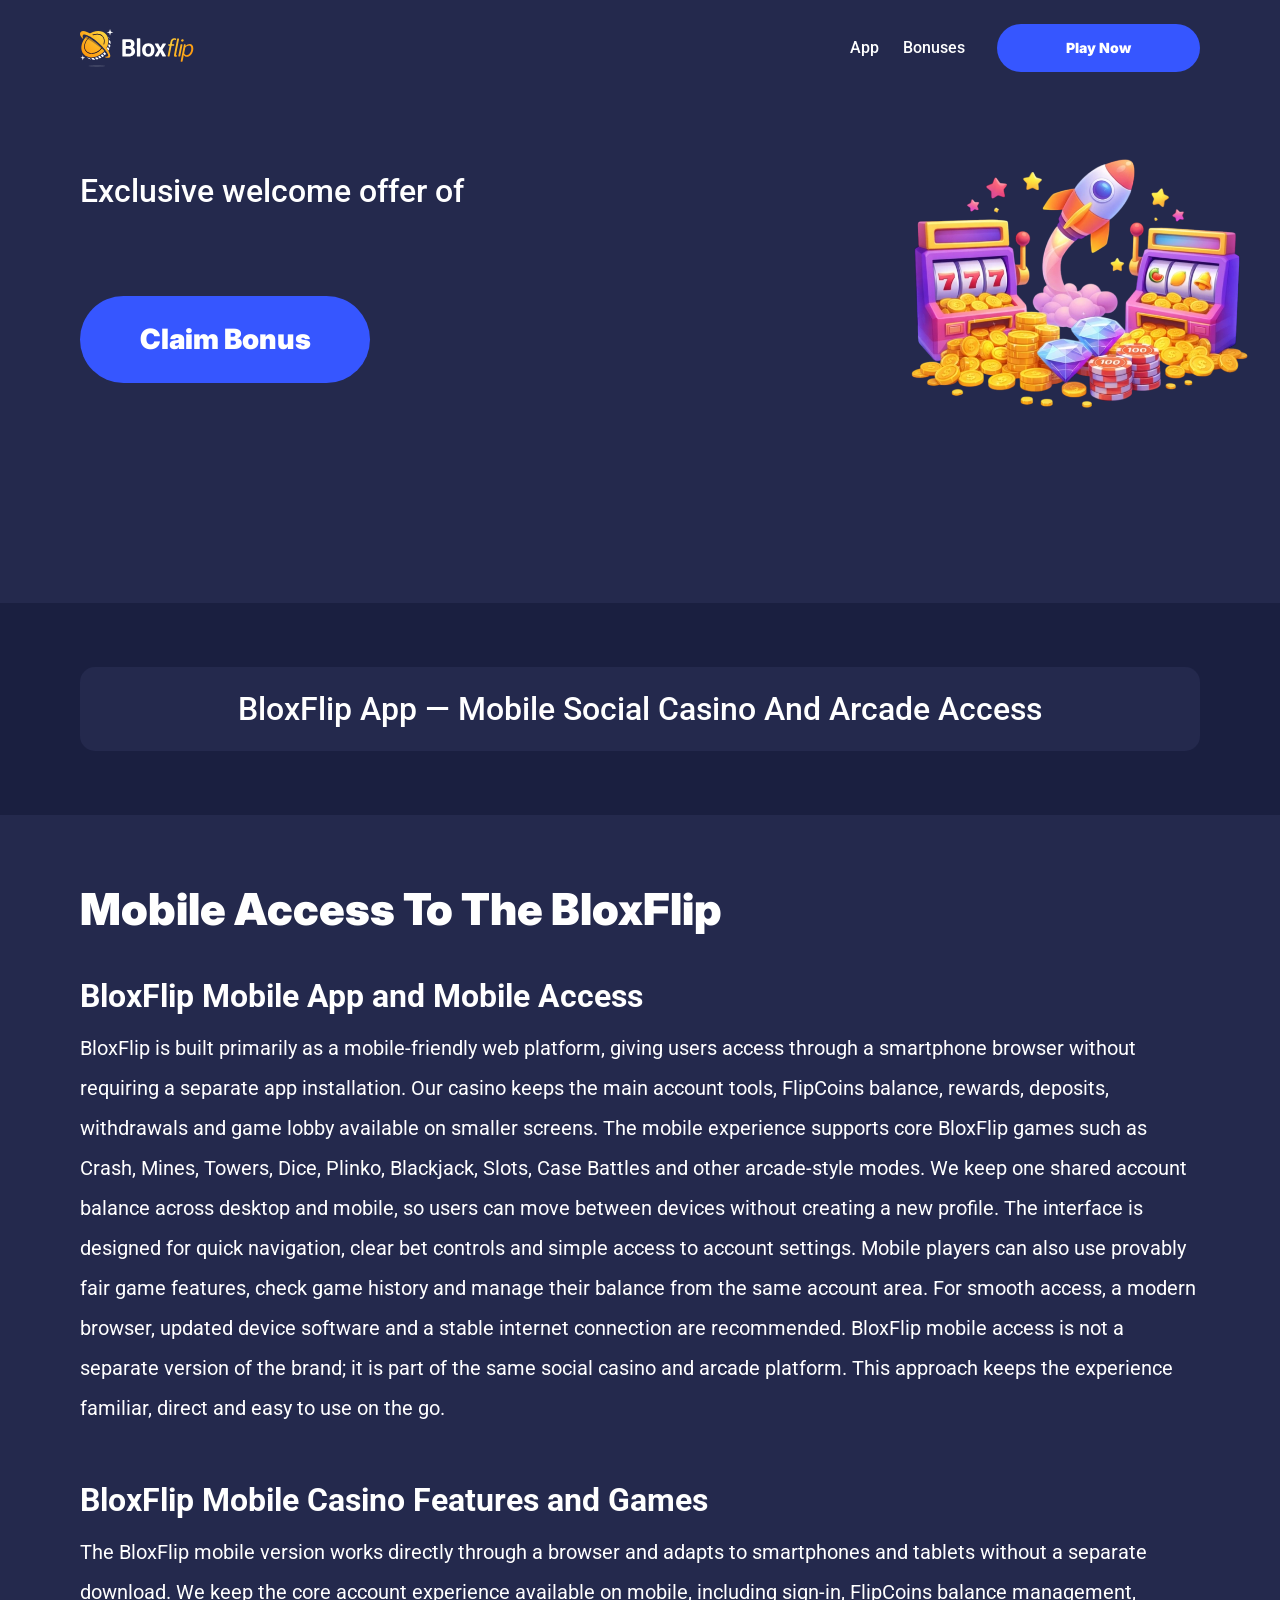
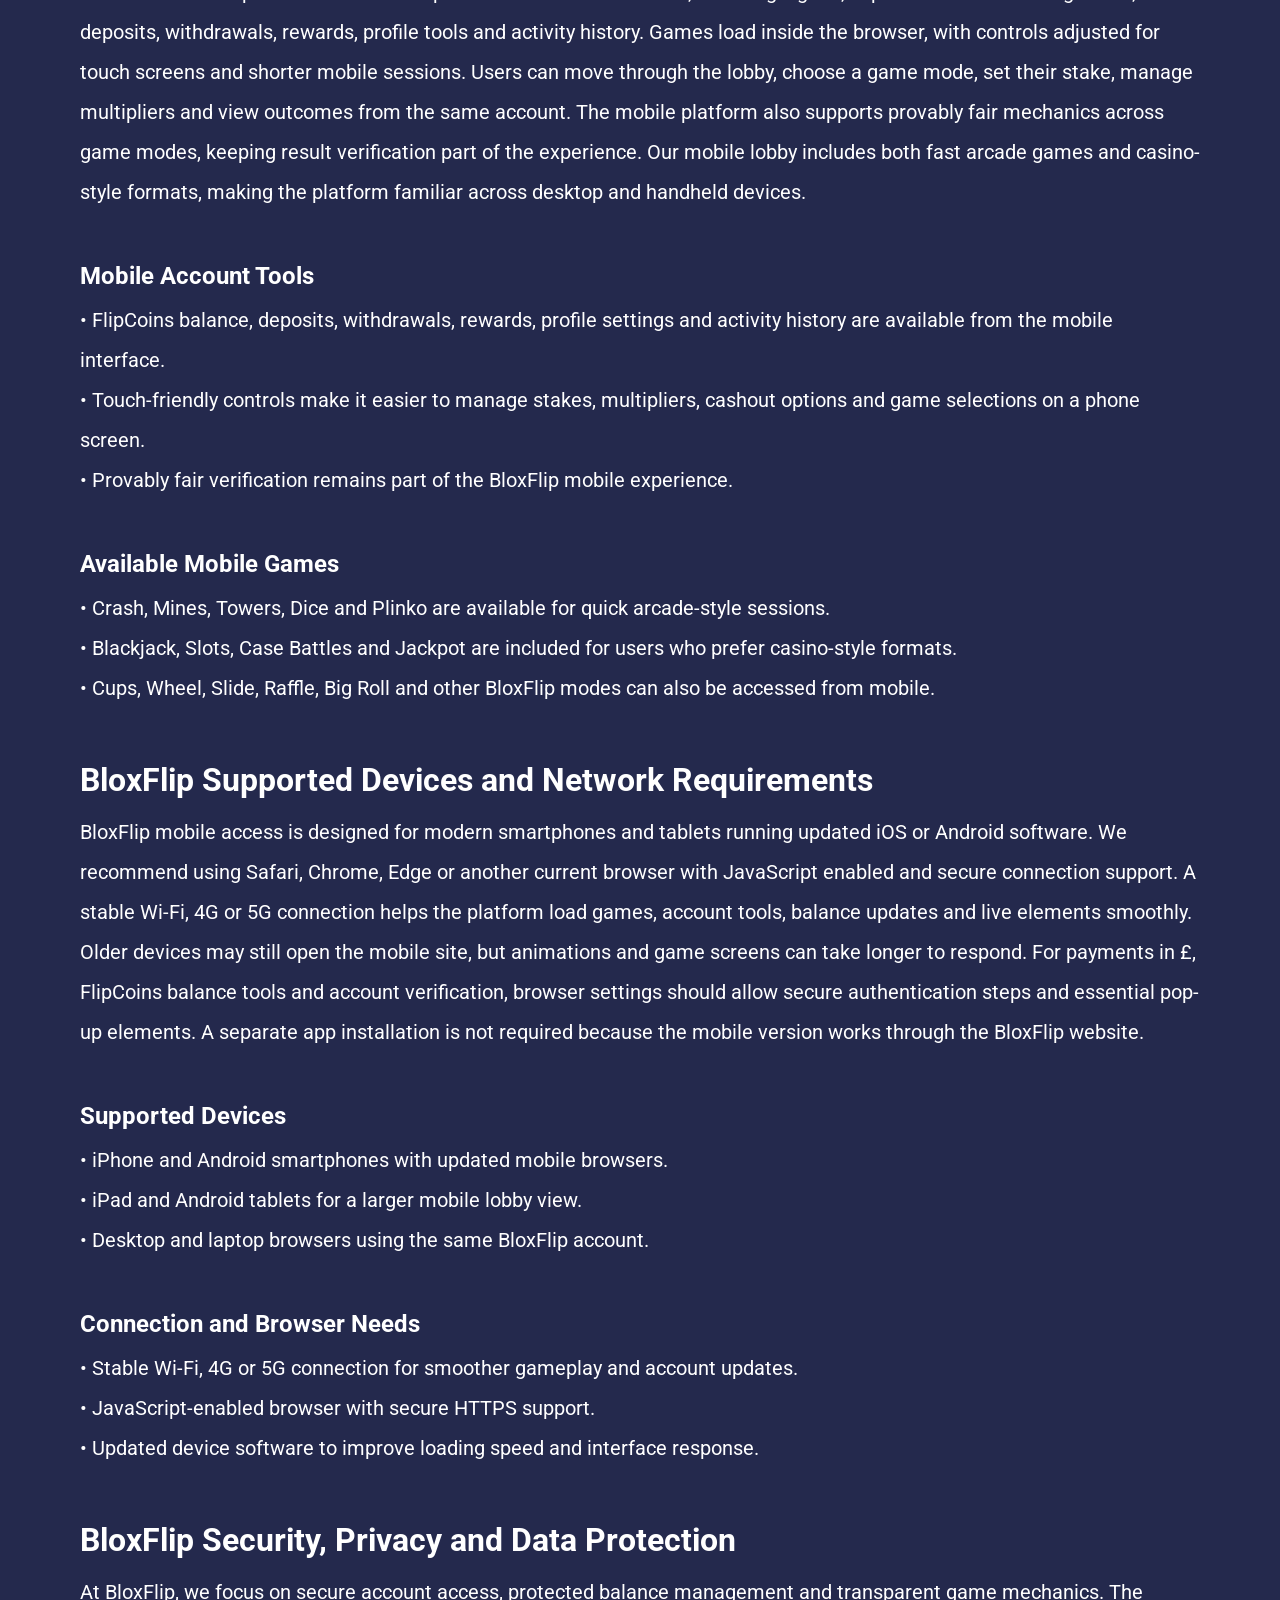
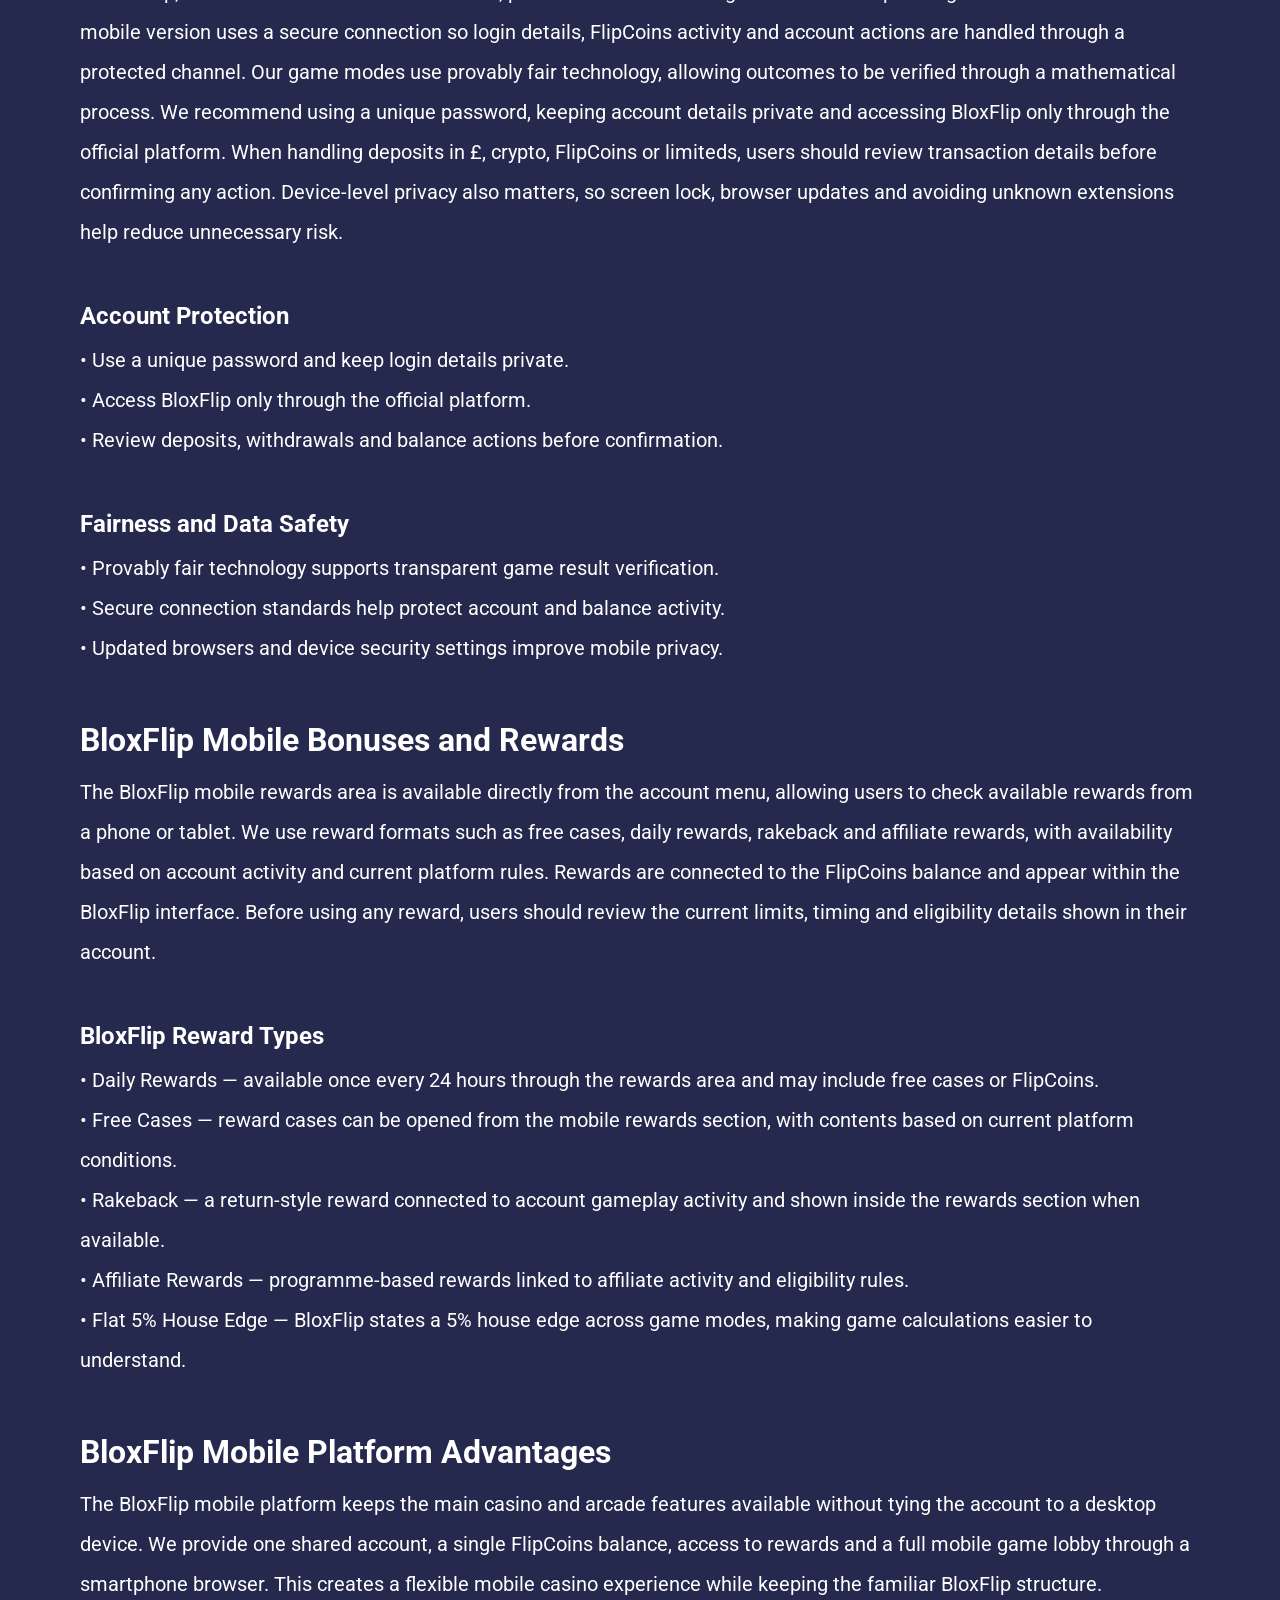
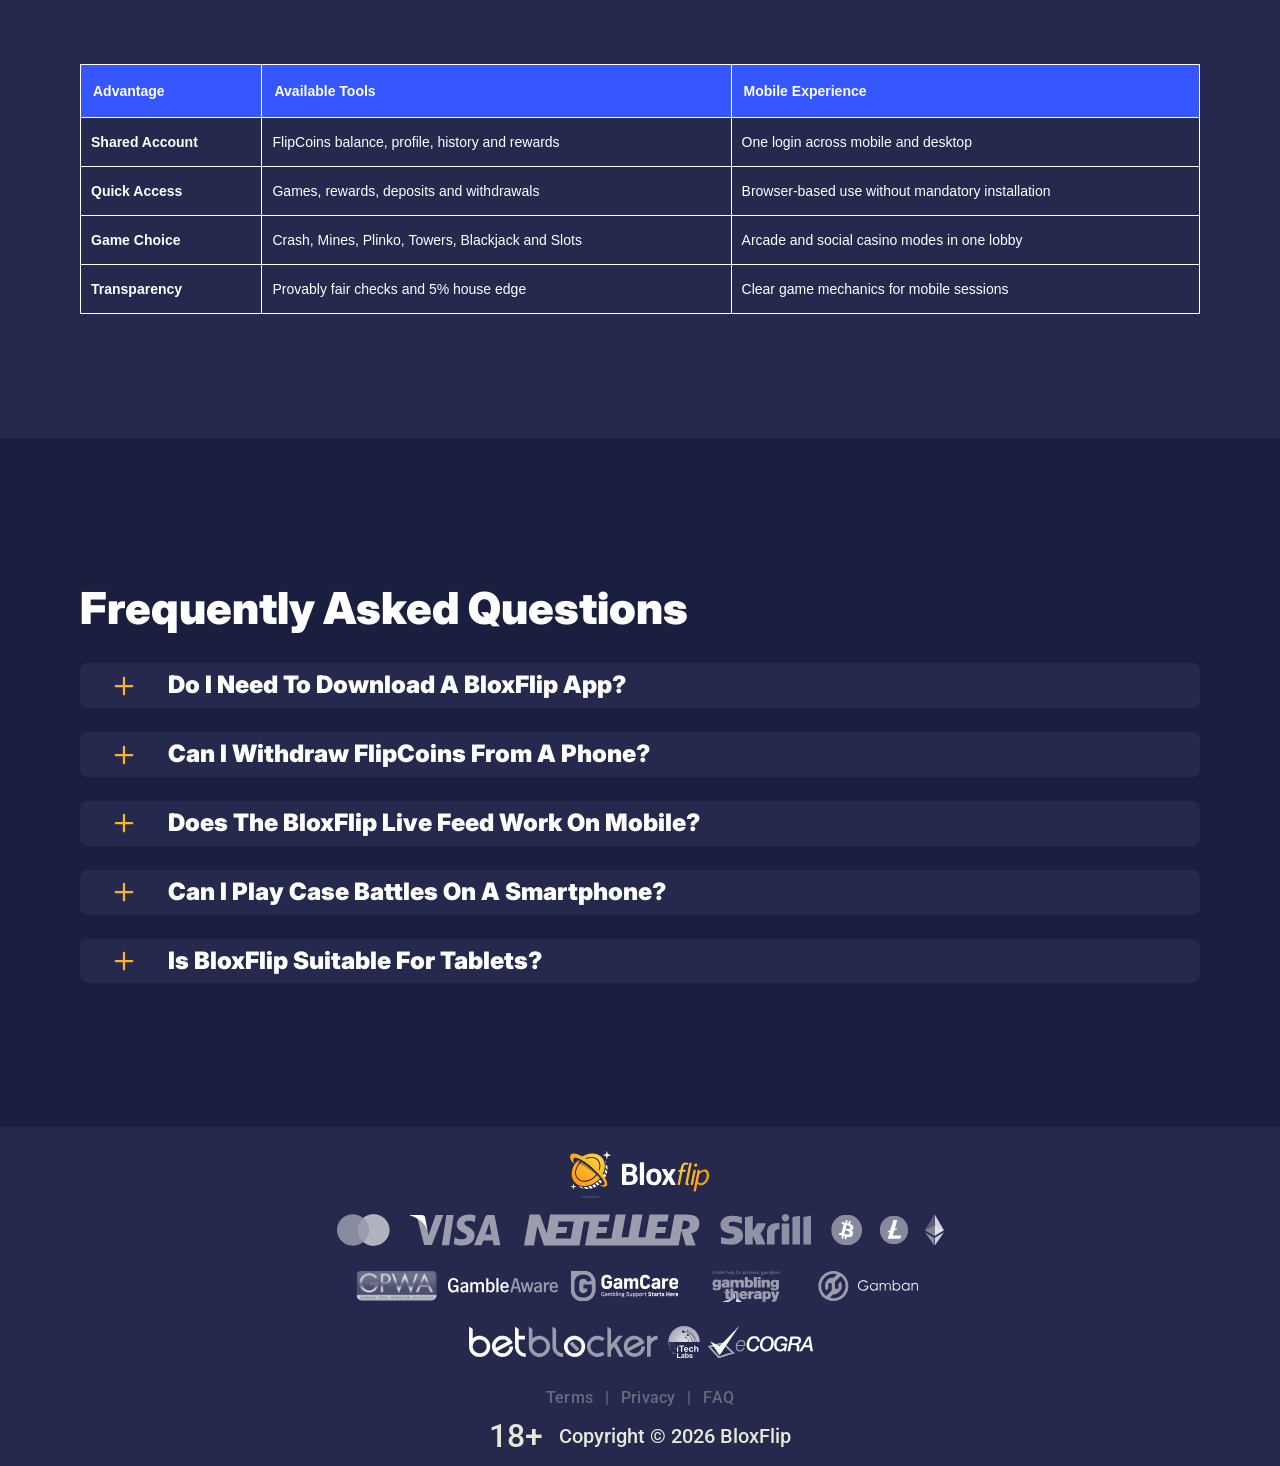
<file: app.html>
<!DOCTYPE html>
<html lang="en-GB">

<head>
    <meta charset="utf-8">

    <script src="./common.js"></script>
    <script src="./pages.js"></script>

    <link rel="manifest" href="./manifest.json">

    <link rel="preconnect" href="https://fonts.googleapis.com" />
    <link rel="preconnect" href="https://fonts.gstatic.com" crossorigin />
    <!-- Google Fonts -->
    <link
            href="https://fonts.googleapis.com/css2?family=Inter:wght@300;400;500;600;700&display=swap"
            rel="stylesheet"
    />
    <!-- Google Fonts -->

    <!-- Google Fonts -->
    <link
            href="https://fonts.googleapis.com/css2?family=Roboto:wght@300;400;500;600;700&display=swap"
            rel="stylesheet"
    />

    <meta name="viewport" content="width=device-width, initial-scale=1, minimum-scale=1, maximum-scale=2">
    <link rel="preload" as="image" href="_assets/images/1781272430-logotype.svg" fetchpriority="high">
    <link rel="stylesheet" href="./normalize.css">
    <link rel="stylesheet" href="./index.css">
    <meta name="theme-color" content="">
    <title>BloxFlip App: Mobile Casino Games, Rewards and FlipCoins</title>
    <meta name="description"
          content="BloxFlip App gives mobile browser access to Crash, Mines, Plinko, Towers, Blackjack, Slots, rewards, FlipCoins, £ deposits and provably fair gameplay.">
    <link rel="canonical" href="https://bloxflip-online.com/app">
    <meta property="og:title" content="BloxFlip App: Mobile Casino Games, Rewards and FlipCoins">
    <meta property="og:description"
          content="BloxFlip App gives mobile browser access to Crash, Mines, Plinko, Towers, Blackjack, Slots, rewards, FlipCoins, £ deposits and provably fair gameplay.">
    <meta property="og:url" content="https://bloxflip-online.com/app">
    <meta property="og:site_name" content="BloxFlip App: Mobile Casino Games, Rewards and FlipCoins">
    <meta property="og:locale" content="en-GB">
    <meta property="og:image" content="_assets/images/1781272416-blox.webp">
    <meta property="og:image:width" content="1200">
    <meta property="og:image:height" content="630">
    <meta property="og:type" content="website">
    <meta name="twitter:card" content="summary_large_image">
    <meta name="twitter:site" content="bloxflip-online.com/app">
    <meta name="twitter:title" content="BloxFlip App: Mobile Casino Games, Rewards and FlipCoins">
    <meta name="twitter:description"
          content="BloxFlip App gives mobile browser access to Crash, Mines, Plinko, Towers, Blackjack, Slots, rewards, FlipCoins, £ deposits and provably fair gameplay.">
    <meta name="twitter:image" content="_assets/images/1781272416-blox.webp">
    <meta name="twitter:image:width" content="1200">
    <meta name="twitter:image:height" content="630">
    <link rel="icon" href="_assets/images/1781272422-favicon-2026-06-12t163749989.ico" type="image/x-icon" sizes="16x16">
    <meta name="language" content="en-GB">
    <link rel="apple-touch-icon" href="_assets/images/1781272122-favicon-2026-06-12t163749989.ico" sizes="96x96">
    <link rel="icon" href="_assets/images/1781272122-favicon-2026-06-12t163749989.ico" type="image/webp" sizes="192x192">

    <link rel="preload" href="_assets/images/1781272538-blox.webp" as="image" fetchpriority="high">

</head>

<body>
<svg
        style="display: none"
        xmlns="http://www.w3.org/2000/svg"
        width="1em"
        height="1em"
        viewBox="0 0 256 256"
>
    <symbol id="minus-icon" viewBox="0 0 256 256">
        <path
                fill="#FCB526"
                d="M228 128a12 12 0 0 1-12 12H40a12 12 0 0 1 0-24h176a12 12 0 0 1 12 12"
        />
    </symbol>
</svg>

<svg
        style="display: none"
        xmlns="http://www.w3.org/2000/svg"
        width="1em"
        height="1em"
        viewBox="0 0 32 32"
>
    <symbol id="globe-icon" viewBox="0 0 32 32">
        <path
                fill="#3656FF"
                d="M32.032 16c0-8.501-6.677-15.472-15.072-15.969-0.173-0.019-0.346-0.032-0.523-0.032-0.052 0-0.104 0.005-0.156 0.007-0.093-0.002-0.186-0.007-0.281-0.007-8.84 0-16.032 7.178-16.032 16.001s7.192 16.001 16.032 16.001c0.094 0 0.188-0.006 0.281-0.008 0.052 0.002 0.104 0.008 0.156 0.008 0.176 0 0.349-0.012 0.523-0.032 8.395-0.497 15.072-7.468 15.072-15.969zM29.049 21.151c-0.551-0.16-1.935-0.507-4.377-0.794 0.202-1.381 0.313-2.84 0.313-4.357 0-1.196-0.069-2.354-0.197-3.469 3.094-0.37 4.45-0.835 4.54-0.867l-0.372-1.050c0.695 1.659 1.080 3.478 1.080 5.386 0 1.818-0.352 3.555-0.987 5.151zM8.921 16c0-1.119 0.074-2.212 0.21-3.263 1.621 0.127 3.561 0.222 5.839 0.243v6.939c-2.219 0.021-4.114 0.111-5.709 0.234-0.22-1.319-0.34-2.715-0.34-4.154zM16.967 2.132c2.452 0.711 4.552 4.115 5.492 8.628-1.512 0.12-3.332 0.209-5.492 0.229v-8.857zM14.971 2.156v8.832c-2.136-0.021-3.965-0.109-5.502-0.226 0.96-4.457 3.076-7.836 5.502-8.606zM14.971 21.913l0 7.929c-2.263-0.718-4.256-3.705-5.293-7.719 1.492-0.11 3.253-0.189 5.292-0.21zM16.967 29.868l-0-7.955c2.061 0.020 3.814 0.102 5.288 0.217-1.019 4.067-3 7.076-5.288 7.738zM16.967 19.92l0-6.939c2.291-0.021 4.218-0.118 5.818-0.25 0.131 1.053 0.203 2.147 0.203 3.268 0 1.442-0.116 2.84-0.329 4.16-1.575-0.128-3.462-0.219-5.692-0.24zM28.588 9.81c-0.302 0.094-1.564 0.453-4.094 0.751-0.564-2.998-1.584-5.561-2.91-7.412 3.048 1.325 5.535 3.697 7.005 6.661zM11.213 2.831c-1.632 1.873-2.963 4.568-3.691 7.754-2.265-0.245-3.623-0.534-4.166-0.665 1.585-3.27 4.407-5.836 7.856-7.088zM2.614 11.787c0.385 0.104 1.841 0.467 4.549 0.766-0.155 1.107-0.24 2.26-0.24 3.447 0 1.509 0.136 2.96 0.383 4.334-2.325 0.251-3.755 0.552-4.396 0.706-0.607-1.566-0.944-3.264-0.944-5.041 0-1.467 0.228-2.883 0.649-4.213zM3.784 22.886c0.727-0.154 2.029-0.39 3.956-0.591 0.759 2.803 1.993 5.175 3.473 6.874-3.16-1.148-5.79-3.398-7.429-6.282v0zM21.583 28.849c1.195-1.665 2.14-3.907 2.728-6.525 1.982 0.227 3.226 0.494 3.853 0.652-1.5 2.596-3.808 4.669-6.581 5.873z">
        </path>
    </symbol>
</svg>

<svg width="32" height="31" viewBox="0 0 32 31" fill="none" xmlns="http://www.w3.org/2000/svg">
    <symbol id="star-icon" viewBox="0 0 32 31">
        <path d="M10.0431 24.5932L15.8898 21.0667L21.7365 24.6396L20.2052 17.9577L25.3559 13.5031L18.5811 12.8999L15.8898 6.58913L13.1985 12.8535L6.42371 13.4567L11.5744 17.9577L10.0431 24.5932ZM15.8898 25.4285L8.187 30.0687C7.84672 30.2853 7.49096 30.3781 7.11975 30.3471C6.74853 30.3162 6.42371 30.1925 6.1453 29.9759C5.86688 29.7594 5.65034 29.489 5.49566 29.1648C5.34099 28.8406 5.31005 28.4768 5.40286 28.0734L7.44456 19.3034L0.623417 13.4103C0.314068 13.1319 0.121034 12.8145 0.0443157 12.4581C-0.0324028 12.1017 -0.00951111 11.754 0.112991 11.415C0.235493 11.0759 0.421103 10.7975 0.669819 10.5797C0.918536 10.362 1.25882 10.2227 1.69067 10.1621L10.6927 9.37327L14.1729 1.11366C14.3276 0.742438 14.5676 0.464023 14.8931 0.278414C15.2185 0.0928044 15.5507 0 15.8898 0C16.2288 0 16.5611 0.0928044 16.8865 0.278414C17.2119 0.464023 17.452 0.742438 17.6067 1.11366L21.0869 9.37327L30.0889 10.1621C30.522 10.224 30.8623 10.3632 31.1098 10.5797C31.3572 10.7963 31.5428 11.0747 31.6666 11.415C31.7903 11.7553 31.8138 12.1036 31.7371 12.46C31.6604 12.8163 31.4667 13.1331 31.1562 13.4103L24.335 19.3034L26.3767 28.0734C26.4695 28.4756 26.4386 28.8394 26.2839 29.1648C26.1292 29.4902 25.9127 29.7606 25.6343 29.9759C25.3559 30.1912 25.0311 30.315 24.6598 30.3471C24.2886 30.3793 23.9329 30.2865 23.5926 30.0687L15.8898 25.4285Z" fill="#FCB526"/>
    </symbol>
</svg>

<svg
        xmlns="http://www.w3.org/2000/svg"
        width="1em"
        height="1em"
        viewBox="0 0 256 256"
>
    <symbol id="plus-icon" viewBox="0 0 256 256">
        <path
                fill="#FCB526"
                d="M228 128a12 12 0 0 1-12 12h-76v76a12 12 0 0 1-24 0v-76H40a12 12 0 0 1 0-24h76V40a12 12 0 0 1 24 0v76h76a12 12 0 0 1 12 12"
        />
    </symbol>
</svg>

<svg
        width="33"
        height="32"
        viewBox="0 0 33 32"
        fill="none"
        xmlns="http://www.w3.org/2000/svg"
>
    <symbol id="play-icon" viewBox="0 0 33 32">
        <path
                d="M16.8334 0.0786133C7.9606 0.0786133 0.767578 7.20678 0.767578 15.9998C0.767578 24.7929 7.9606 31.921 16.8334 31.921C25.7061 31.921 32.8992 24.7929 32.8992 15.9998C32.8992 7.20678 25.7061 0.0786133 16.8334 0.0786133ZM22.3861 16.8438L14.3532 21.8192C14.1907 21.9197 14.0059 21.9703 13.821 21.9703C13.6536 21.9703 13.4859 21.929 13.3342 21.8454C13.015 21.67 12.8169 21.3372 12.8169 20.9752V11.0244C12.8169 10.6625 13.015 10.3296 13.3342 10.1543C13.6533 9.97788 14.0436 9.98857 14.3532 10.1805L22.3861 15.1559C22.6796 15.3381 22.858 15.6568 22.858 15.9998C22.858 16.3428 22.6796 16.6616 22.3861 16.8438Z"
                fill="#3656FF"
        />
    </symbol>
</svg>

<svg
        width="20"
        height="20"
        viewBox="0 0 20 20"
        fill="none"
        xmlns="http://www.w3.org/2000/svg"
>
    <symbol id="information-outline" viewBox="0 0 20 20">
        <path
                d="M9 7H11V5H9V7ZM10 18C5.59 18 2 14.41 2 10C2 5.59 5.59 2 10 2C14.41 2 18 5.59 18 10C18 14.41 14.41 18 10 18ZM10 0C8.68678 0 7.38642 0.258658 6.17317 0.761205C4.95991 1.26375 3.85752 2.00035 2.92893 2.92893C1.05357 4.8043 0 7.34784 0 10C0 12.6522 1.05357 15.1957 2.92893 17.0711C3.85752 17.9997 4.95991 18.7362 6.17317 19.2388C7.38642 19.7413 8.68678 20 10 20C12.6522 20 15.1957 18.9464 17.0711 17.0711C18.9464 15.1957 20 12.6522 20 10C20 8.68678 19.7413 7.38642 19.2388 6.17317C18.7362 4.95991 17.9997 3.85752 17.0711 2.92893C16.1425 2.00035 15.0401 1.26375 13.8268 0.761205C12.6136 0.258658 11.3132 0 10 0ZM9 15H11V9H9V15Z"
                fill="#ffffff"
        />
    </symbol>
</svg>

<div class="wrapper">
    <header class="header" id="top">
        <div class="headerBlock">
            <div class="headerLogoContainer"><a href="/" aria-label="Main page"><img class="header__logo logo"
                                                                                                     src="_assets/images/1781272430-logotype.svg" alt="BloxFlip Logo" /></a></div>

            <div class="navBlockMain">

                <!-- Main Navigation -->
                <nav>
                    <button class="hamburger" aria-label="Toggle navigation menu">
                        <span></span>
                    </button>

                    <ul class="nav__list nav__list--header">

                        <li><a href="index">index</a></li>
                        <li><a href="app">App</a></li>
                        <li><a href="bonuses">Bonuses</a></li>
                        <li><a href="terms">Terms</a></li>
                        <li><a href="privacy">Privacy</a></li>
                        <li><a href="faq">FAQ</a></li>

                    </ul>
                </nav>
                <!-- CTA buttons -->
                <div class="btn__list">

                    <div class="nav__item nav__itemLarge">
                        <a
                                class="nav__link nav__linkLarge"
                                target="_blank"
                                href="casino.html?id=example-offer-id"
                                aria-label="Play Now"
                                id="navPlayNow"
                        >
                            Play Now
                        </a>
                    </div>
                </div>
            </div>

        </div>
    </header>
    <main class="main">
        <section class="heroContainer">
            <div class="hero">
                <div class="heroBlock block">
                    <div class="heroGroup">
                        <div class="heroTextGroup">
                            <p class="heroText heroTextDesktop">Exclusive welcome offer of</p>
                            <p class="heroText heroTextMobile">Exclusive welcome bonus of</p>
                            <p class="heroText heroTextBonus" id="bonusText"></p>
                        </div><a target="_blank" class="heroLink" id="bonusLink" href="/" aria-label="Play game"><span
                            class="heroButton btn btn--large">Claim Bonus</span></a>
                    </div>
                </div>
            </div>
            <div class="heroUnder">
                <h1 class="heroText heroMainTitle">BloxFlip App — Mobile Social Casino and Arcade Access</h1>
            </div>
        </section>
        <div class="historyCircleContainer">
            <section class="history">
                <div class="container">
                    <div class="historyBlock block">
                        <h2 class="historyTitle title">Mobile Access to the BloxFlip</h2>
                        <div class="historyDescription"><h3 style = "font-weight: bold;font-size: 32px;">
BloxFlip Mobile App and Mobile Access
</h3>
<p>
BloxFlip is built primarily as a mobile-friendly web platform, giving users access through a smartphone browser without requiring a separate app installation. Our casino keeps the main account tools, FlipCoins balance, rewards, deposits, withdrawals and game lobby available on smaller screens. The mobile experience supports core BloxFlip games such as Crash, Mines, Towers, Dice, Plinko, Blackjack, Slots, Case Battles and other arcade-style modes. We keep one shared account balance across desktop and mobile, so users can move between devices without creating a new profile. The interface is designed for quick navigation, clear bet controls and simple access to account settings. Mobile players can also use provably fair game features, check game history and manage their balance from the same account area. For smooth access, a modern browser, updated device software and a stable internet connection are recommended. BloxFlip mobile access is not a separate version of the brand; it is part of the same social casino and arcade platform. This approach keeps the experience familiar, direct and easy to use on the go.
</p>
<br>

<h3 style = "font-weight: bold;font-size: 32px;">
BloxFlip Mobile Casino Features and Games
</h3>
<p>
The BloxFlip mobile version works directly through a browser and adapts to smartphones and tablets without a separate download. We keep the core account experience available on mobile, including sign-in, FlipCoins balance management, deposits, withdrawals, rewards, profile tools and activity history. Games load inside the browser, with controls adjusted for touch screens and shorter mobile sessions. Users can move through the lobby, choose a game mode, set their stake, manage multipliers and view outcomes from the same account. The mobile platform also supports provably fair mechanics across game modes, keeping result verification part of the experience. Our mobile lobby includes both fast arcade games and casino-style formats, making the platform familiar across desktop and handheld devices.
</p>
<br>
<h4 style = "font-weight: bold; font-size: 24px;">
Mobile Account Tools
</h4>
<ul>
            <li>• FlipCoins balance, deposits, withdrawals, rewards, profile settings and activity history are available from the mobile interface.</li>
            <li>• Touch-friendly controls make it easier to manage stakes, multipliers, cashout options and game selections on a phone screen.</li>
            <li>• Provably fair verification remains part of the BloxFlip mobile experience.</li>
        </ul><br>
<h4 style = "font-weight: bold; font-size: 24px;">
Available Mobile Games
</h4>
<ul>
            <li>• Crash, Mines, Towers, Dice and Plinko are available for quick arcade-style sessions.</li>
            <li>• Blackjack, Slots, Case Battles and Jackpot are included for users who prefer casino-style formats.</li>
            <li>• Cups, Wheel, Slide, Raffle, Big Roll and other BloxFlip modes can also be accessed from mobile.</li>
        </ul><br>


<h3 style = "font-weight: bold;font-size: 32px;">
BloxFlip Supported Devices and Network Requirements
</h3>
<p>
BloxFlip mobile access is designed for modern smartphones and tablets running updated iOS or Android software. We recommend using Safari, Chrome, Edge or another current browser with JavaScript enabled and secure connection support. A stable Wi-Fi, 4G or 5G connection helps the platform load games, account tools, balance updates and live elements smoothly. Older devices may still open the mobile site, but animations and game screens can take longer to respond. For payments in £, FlipCoins balance tools and account verification, browser settings should allow secure authentication steps and essential pop-up elements. A separate app installation is not required because the mobile version works through the BloxFlip website.
</p>
<br>
<h4 style = "font-weight: bold; font-size: 24px;">
Supported Devices
</h4>
<ul>
            <li>• iPhone and Android smartphones with updated mobile browsers.</li>
            <li>• iPad and Android tablets for a larger mobile lobby view.</li>
            <li>• Desktop and laptop browsers using the same BloxFlip account.</li>
        </ul><br>
<h4 style = "font-weight: bold; font-size: 24px;">
Connection and Browser Needs
</h4>
<ul>
            <li>• Stable Wi-Fi, 4G or 5G connection for smoother gameplay and account updates.</li>
            <li>• JavaScript-enabled browser with secure HTTPS support.</li>
            <li>• Updated device software to improve loading speed and interface response.</li>
        </ul><br>

<h3 style = "font-weight: bold;font-size: 32px;">
BloxFlip Security, Privacy and Data Protection
</h3>
<p>
At BloxFlip, we focus on secure account access, protected balance management and transparent game mechanics. The mobile version uses a secure connection so login details, FlipCoins activity and account actions are handled through a protected channel. Our game modes use provably fair technology, allowing outcomes to be verified through a mathematical process. We recommend using a unique password, keeping account details private and accessing BloxFlip only through the official platform. When handling deposits in £, crypto, FlipCoins or limiteds, users should review transaction details before confirming any action. Device-level privacy also matters, so screen lock, browser updates and avoiding unknown extensions help reduce unnecessary risk.
</p>
<br>
<h4 style = "font-weight: bold; font-size: 24px;">
Account Protection
</h4>
<ul>
            <li>• Use a unique password and keep login details private.</li>
            <li>• Access BloxFlip only through the official platform.</li>
            <li>• Review deposits, withdrawals and balance actions before confirmation.</li>
        </ul><br>
<h4 style = "font-weight: bold; font-size: 24px;">
Fairness and Data Safety
</h4>
<ul>
            <li>• Provably fair technology supports transparent game result verification.</li>
            <li>• Secure connection standards help protect account and balance activity.</li>
            <li>• Updated browsers and device security settings improve mobile privacy.</li>
        </ul><br>


<h3 style = "font-weight: bold;font-size: 32px;">
BloxFlip Mobile Bonuses and Rewards
</h3>
<p>
The BloxFlip mobile rewards area is available directly from the account menu, allowing users to check available rewards from a phone or tablet. We use reward formats such as free cases, daily rewards, rakeback and affiliate rewards, with availability based on account activity and current platform rules. Rewards are connected to the FlipCoins balance and appear within the BloxFlip interface. Before using any reward, users should review the current limits, timing and eligibility details shown in their account.
</p>
<br>
<h4 style = "font-weight: bold; font-size: 24px;">
BloxFlip Reward Types
</h4>
<ul>
            <li>• Daily Rewards — available once every 24 hours through the rewards area and may include free cases or FlipCoins.</li>
            <li>• Free Cases — reward cases can be opened from the mobile rewards section, with contents based on current platform conditions.</li>
            <li>• Rakeback — a return-style reward connected to account gameplay activity and shown inside the rewards section when available.</li>
            <li>• Affiliate Rewards — programme-based rewards linked to affiliate activity and eligibility rules.</li>
            <li>• Flat 5% House Edge — BloxFlip states a 5% house edge across game modes, making game calculations easier to understand.</li>
        </ul><br>

<h3 style = "font-weight: bold;font-size: 32px;">
BloxFlip Mobile Platform Advantages
</h3>
<p>
The BloxFlip mobile platform keeps the main casino and arcade features available without tying the account to a desktop device. We provide one shared account, a single FlipCoins balance, access to rewards and a full mobile game lobby through a smartphone browser. This creates a flexible mobile casino experience while keeping the familiar BloxFlip structure.
</p>
<br>
<table style="width: 100%; border-collapse: collapse; margin: 20px auto; font-family: sans-serif; color: #ffffff;font-size:14px">
  <thead>
    <tr style="background-color: #3656FF;">
      <th style="border: 1px solid #ffffff; padding: 12px; text-align: left; color: #ffffff; font-weight: bold;">Advan&shy;tage</th>
      <th style="border: 1px solid #ffffff; padding: 12px; text-align: left; color: #ffffff; font-weight: bold;">Availa&shy;ble Tools</th>
      <th style="border: 1px solid #ffffff; padding: 12px; text-align: left; color: #ffffff; font-weight: bold;">Mobile Experi&shy;ence</th>
    </tr>
  </thead>
  <tbody>
    <tr>
      <td style="border: 1px solid #ffffff; padding: 10px;"><strong>Shared Account</strong></td>
      <td style="border: 1px solid #ffffff; padding: 10px;">FlipCoins balance, profile, history and rewards</td>
      <td style="border: 1px solid #ffffff; padding: 10px;">One login across mobile and desktop</td>
    </tr>
    <tr>
      <td style="border: 1px solid #ffffff; padding: 10px;"><strong>Quick Access</strong></td>
      <td style="border: 1px solid #ffffff; padding: 10px;">Games, rewards, deposits and withdrawals</td>
      <td style="border: 1px solid #ffffff; padding: 10px;">Browser-based use without mandatory instal&shy;lation</td>
    </tr>
    <tr>
      <td style="border: 1px solid #ffffff; padding: 10px;"><strong>Game Choice</strong></td>
      <td style="border: 1px solid #ffffff; padding: 10px;">Crash, Mines, Plinko, Towers, Blackjack and Slots</td>
      <td style="border: 1px solid #ffffff; padding: 10px;">Arcade and social casino modes in one lobby</td>
    </tr>
    <tr>
      <td style="border: 1px solid #ffffff; padding: 10px;"><strong>Trans&shy;parency</strong></td>
      <td style="border: 1px solid #ffffff; padding: 10px;">Provably fair checks and 5% house edge</td>
      <td style="border: 1px solid #ffffff; padding: 10px;">Clear game mechanics for mobile sessions</td>
    </tr>
  </tbody>
</table>
<br>

</div>
                    </div>
                </div>
            </section>
        </div>
        <section class="faq">
            <div class="container">
                <div class="faqBlock block">
                    <h2 class="faqTitle title"><span>Frequently Asked Questions</span></h2>
                    <div class="faqGroup"><input class="faqInput" type="checkbox" id="do_i_need_to_download_a_bloxflip_app"/><label
                            class="faqLabel" for="do_i_need_to_download_a_bloxflip_app">

                        <svg class="faqIcon" width="24" height="24" aria-hidden="true">
                            <use class="plus" href="#plus-icon"></use>
                            <use class="minus" href="#minus-icon"></use>
                        </svg>

                        <span class="gradientContainer"> Do I need to download a BloxFlip app? </span></label>
                        <div class="faqContent">
                            <p>No. BloxFlip mobile access works through a browser, so a mandatory app download is not required.</p>
                        </div>
                    </div>
                    <div class="faqGroup"><input class="faqInput" type="checkbox" id="can_i_withdraw_flipcoins_from_a_phone"/><label
                            class="faqLabel" for="can_i_withdraw_flipcoins_from_a_phone">

                        <svg class="faqIcon" width="24" height="24" aria-hidden="true">
                            <use class="plus" href="#plus-icon"></use>
                            <use class="minus" href="#minus-icon"></use>
                        </svg>

                        <span class="gradientContainer"> Can I withdraw FlipCoins from a phone? </span></label>
                        <div class="faqContent">
                            <p>Yes. Withdrawals can be managed from the mobile interface, with transaction details shown before confirmation.</p>
                        </div>
                    </div>
                    <div class="faqGroup"><input class="faqInput" type="checkbox" id="does_the_bloxflip_live_feed_work_on_mobile"/><label
                            class="faqLabel" for="does_the_bloxflip_live_feed_work_on_mobile">

                        <svg class="faqIcon" width="24" height="24" aria-hidden="true">
                            <use class="plus" href="#plus-icon"></use>
                            <use class="minus" href="#minus-icon"></use>
                        </svg>

                        <span class="gradientContainer"> Does the BloxFlip live feed work on mobile? </span></label>
                        <div class="faqContent">
                            <p>Yes. The live feed and game updates are available on mobile, with performance depending on device quality and connection stability.</p>
                        </div>
                    </div>
                    <div class="faqGroup"><input class="faqInput" type="checkbox" id="can_i_play_case_battles_on_a_smartphone"/><label
                            class="faqLabel" for="can_i_play_case_battles_on_a_smartphone">

                        <svg class="faqIcon" width="24" height="24" aria-hidden="true">
                            <use class="plus" href="#plus-icon"></use>
                            <use class="minus" href="#minus-icon"></use>
                        </svg>

                        <span class="gradientContainer"> Can I play Case Battles on a smartphone? </span></label>
                        <div class="faqContent">
                            <p>Yes. Case Battles are available in the mobile lobby alongside other BloxFlip games and arcade modes.</p>
                        </div>
                    </div>
                    <div class="faqGroup"><input class="faqInput" type="checkbox" id="is_bloxflip_suitable_for_tablets"/><label
                            class="faqLabel" for="is_bloxflip_suitable_for_tablets">

                        <svg class="faqIcon" width="24" height="24" aria-hidden="true">
                            <use class="plus" href="#plus-icon"></use>
                            <use class="minus" href="#minus-icon"></use>
                        </svg>

                        <span class="gradientContainer"> Is BloxFlip suitable for tablets? </span></label>
                        <div class="faqContent">
                            <p>Yes. Tablets are supported through a browser and provide a larger view of the lobby, games and account tools.</p>
                        </div>
                    </div>
                </div>
            </div>
        </section>
    </main>
</div>

<footer class="footer">
    <div class="footerContainer">
        <div class="footerTop">
            <div class="footerLogoContainer"><a href="https://bloxflip-online.com/app" aria-label="Main page"><img class="footer__logo"
                                                                                                     src="_assets/images/1781272566-logotype.svg" alt="" width="140"
                                                                                                     height="48" /></a></div>
            <div class="footerPay">
                <div class="payBlock"><img class="payElementGrey"
                                           src="./assets/images/footer/payment/masterCard.svg" alt="MasterCard" /><img
                        class="payElementColor" src="./assets/images/footer/payment/masterCard--color.svg"
                        alt="MasterCard" title="MasterCard in BloxFlip" /></div>
                <div class="payBlock"><img class="payElementGrey" src="./assets/images/footer/payment/visa.svg"
                                           alt="Visa" /><img class="payElementColor"
                                                             src="./assets/images/footer/payment/visa--color.svg" alt="Visa" title="Visa in BloxFlip" /></div>
                <div class="payBlock"><img class="payElementGrey" src="./assets/images/footer/payment/neteller.svg"
                                           alt="Neteller" /><img class="payElementColor"
                                                                 src="./assets/images/footer/payment/neteller--color.svg" alt="Neteller" title="Neteller in BloxFlip" /></div>
                <div class="payBlock"><img class="payElementGrey" src="./assets/images/footer/payment/skrill.svg"
                                           alt="Skrill" /><img class="payElementColor"
                                                               src="./assets/images/footer/payment/skrill--color.svg" alt="Skrill" title="Skrill in BloxFlip" /></div>
                <div class="payBlock"><img class="payElementGrey" src="./assets/images/footer/payment/bitcoin.svg"
                                           alt="Bitcoin" /><img class="payElementColor"
                                                                src="./assets/images/footer/payment/bitcoin--color.svg" alt="Bitcoin" title="Bitcoin in BloxFlip" /></div>
                <div class="payBlock"><img class="payElementGrey" src="./assets/images/footer/payment/litecoin.svg"
                                           alt="Litecoin" /><img class="payElementColor"
                                                                 src="./assets/images/footer/payment/litecoin--color.svg" alt="Litecoin" title="Litecoin in BloxFlip" /></div>
                <div class="payBlock"><img class="payElementGrey" src="./assets/images/footer/payment/ethereum.svg"
                                           alt="Etherium" /><img class="payElementColor"
                                                                 src="./assets/images/footer/payment/ethereum--color.svg" alt="Etherium" title="Etherium in BloxFlip" /></div>
            </div>
        </div>
        <div class="footerMiddle">
            <div class="footerOperator">
                <div class="operatorBlock"><img class="operatorElementGrey"
                                                src="./assets/images/footer/operator/gpwa.svg" alt="GPWA" /><img
                        class="operatorElementColor" src="./assets/images/footer/operator/gpwa--color.svg"
                        alt="GPWA" title="GPWA in BloxFlip" /></div>
                <div class="operatorBlock"><img class="operatorElementGrey"
                                                src="./assets/images/footer/operator/gambleaware.svg" alt="Gamble Aware" /><img
                        class="operatorElementColor" src="./assets/images/footer/operator/gambleaware--color.svg"
                        alt="Gamble Aware" title="Gamble Aware in BloxFlip" /></div>
                <div class="operatorBlock"><img class="operatorElementGrey"
                                                src="./assets/images/footer/operator/gamcare.svg" alt="Game care" /><img
                        class="operatorElementColor" src="./assets/images/footer/operator/gamcare--color.svg"
                        alt="Game care" title="Game care in BloxFlip" /></div>
                <div class="operatorBlock"><img class="operatorElementGrey"
                                                src="./assets/images/footer/operator/gambling-therapy.svg" alt="Gambling Therapy" /><img
                        class="operatorElementColor"
                        src="./assets/images/footer/operator/gambling-therapy--color.svg" alt="Gambling Therapy" title="Gambling Therapy in BloxFlip" />
                </div>
                <div class="operatorBlock"><img class="operatorElementGrey"
                                                src="./assets/images/footer/operator/gamban.svg" alt="Gamban" /><img
                        class="operatorElementColor" src="./assets/images/footer/operator/gamban--color.svg"
                        alt="Gamban" title="Gamban in BloxFlip" /></div>
                <div class="operatorBlock"><img class="operatorElementGrey"
                                                src="./assets/images/footer/operator/betblocker.svg" alt="BetBlocker" /><img
                        class="operatorElementColor" src="./assets/images/footer/operator/betblocker--color.svg"
                        alt="BetBlocker" title="BetBlocker in BloxFlip" /></div>
                <div class="operatorBlock"><img class="operatorElementGrey"
                                                src="./assets/images/footer/operator/itech_labs.svg" alt="ITech Labs" /><img
                        class="operatorElementColor" src="./assets/images/footer/operator/itech_labs--color.svg"
                        alt="ITech Labs" title="ITech Labs in BloxFlip" /></div>
                <div class="operatorBlock"><img class="operatorElementGrey"
                                                src="./assets/images/footer/operator/ecogra.svg" alt="Ecogra" /><img
                        class="operatorElementColor" src="./assets/images/footer/operator/ecogra--color.svg"
                        alt="Ecogra" title="Ecogra in BloxFlip" /></div>
            </div>
        </div>
        <div class="footerNavBlock">
            <nav>
                <ul class="nav__list--footer">

                    <li class="footer__navItem"><a href="index">index</a></li>
                    <li class="footer__navItem"><a href="app">App</a></li>
                    <li class="footer__navItem"><a href="bonuses">Bonuses</a></li>
                    <li class="footer__navItem"><a href="terms">Terms</a></li>
                    <li class="footer__navItem"><a href="privacy">Privacy</a></li>
                    <li class="footer__navItem"><a href="faq">FAQ</a></li>

                </ul>
            </nav>
        </div>
        <div class="footerBottom">
            <div class="footerBottomGroup">
                <p class="footerBottomAge">18+</p>
                <p class="footerBottomCopyright">Copyright © <span class="js-current-year"></span> BloxFlip </p>
            </div>
        </div>
    </div>
</footer>

<script>
    var playButtonName = "#play-icon";
    var informationOutlineName =
        "#information-outline";
    var topCasinoButtonText = "Claim Bonus";
    var welcomeBonusText = "Welcome bonus";
    var bonusDetailsButtonText = "";
    var playNowText = "";
    var maximumAmountText = "";
    var wagerText = "";
    var bonusCodeText = "";
    var depositText = "";
    var casinoName = "BloxFlip";
</script>

</body>
</html>
</file>
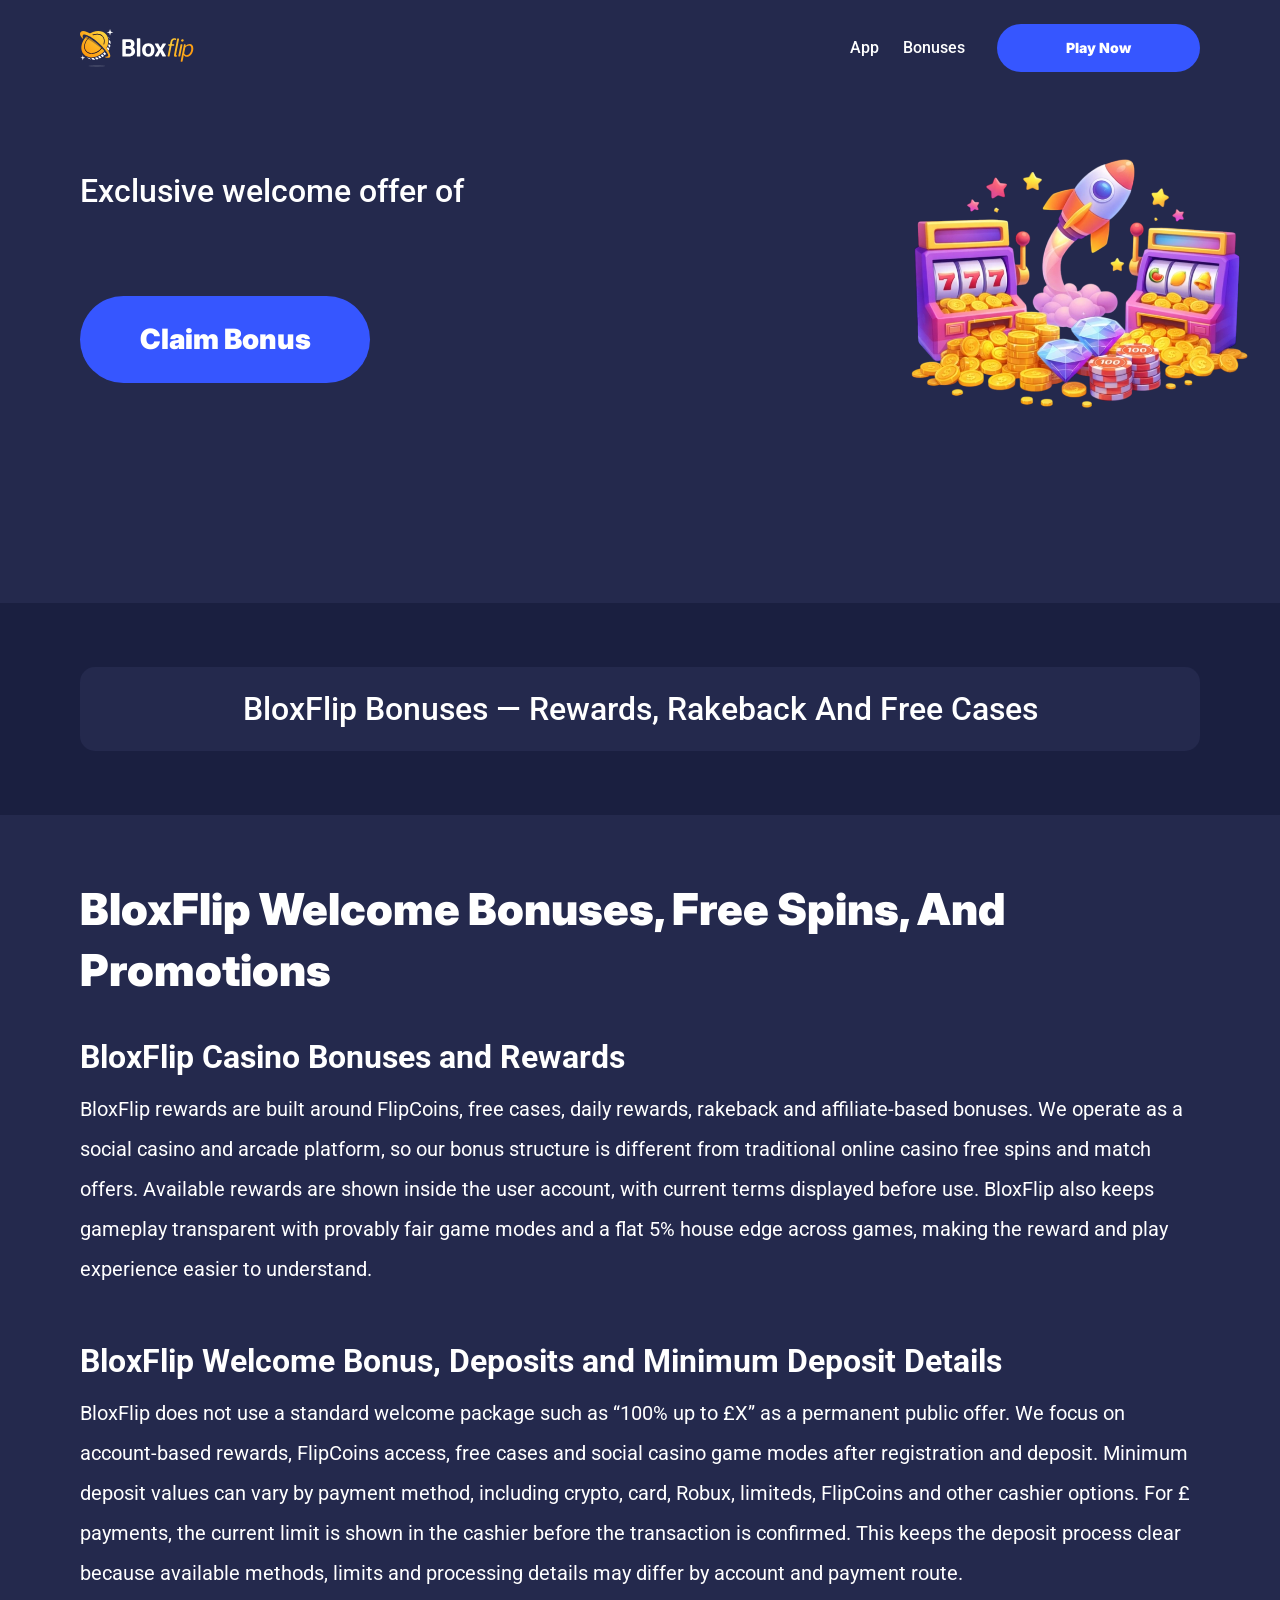
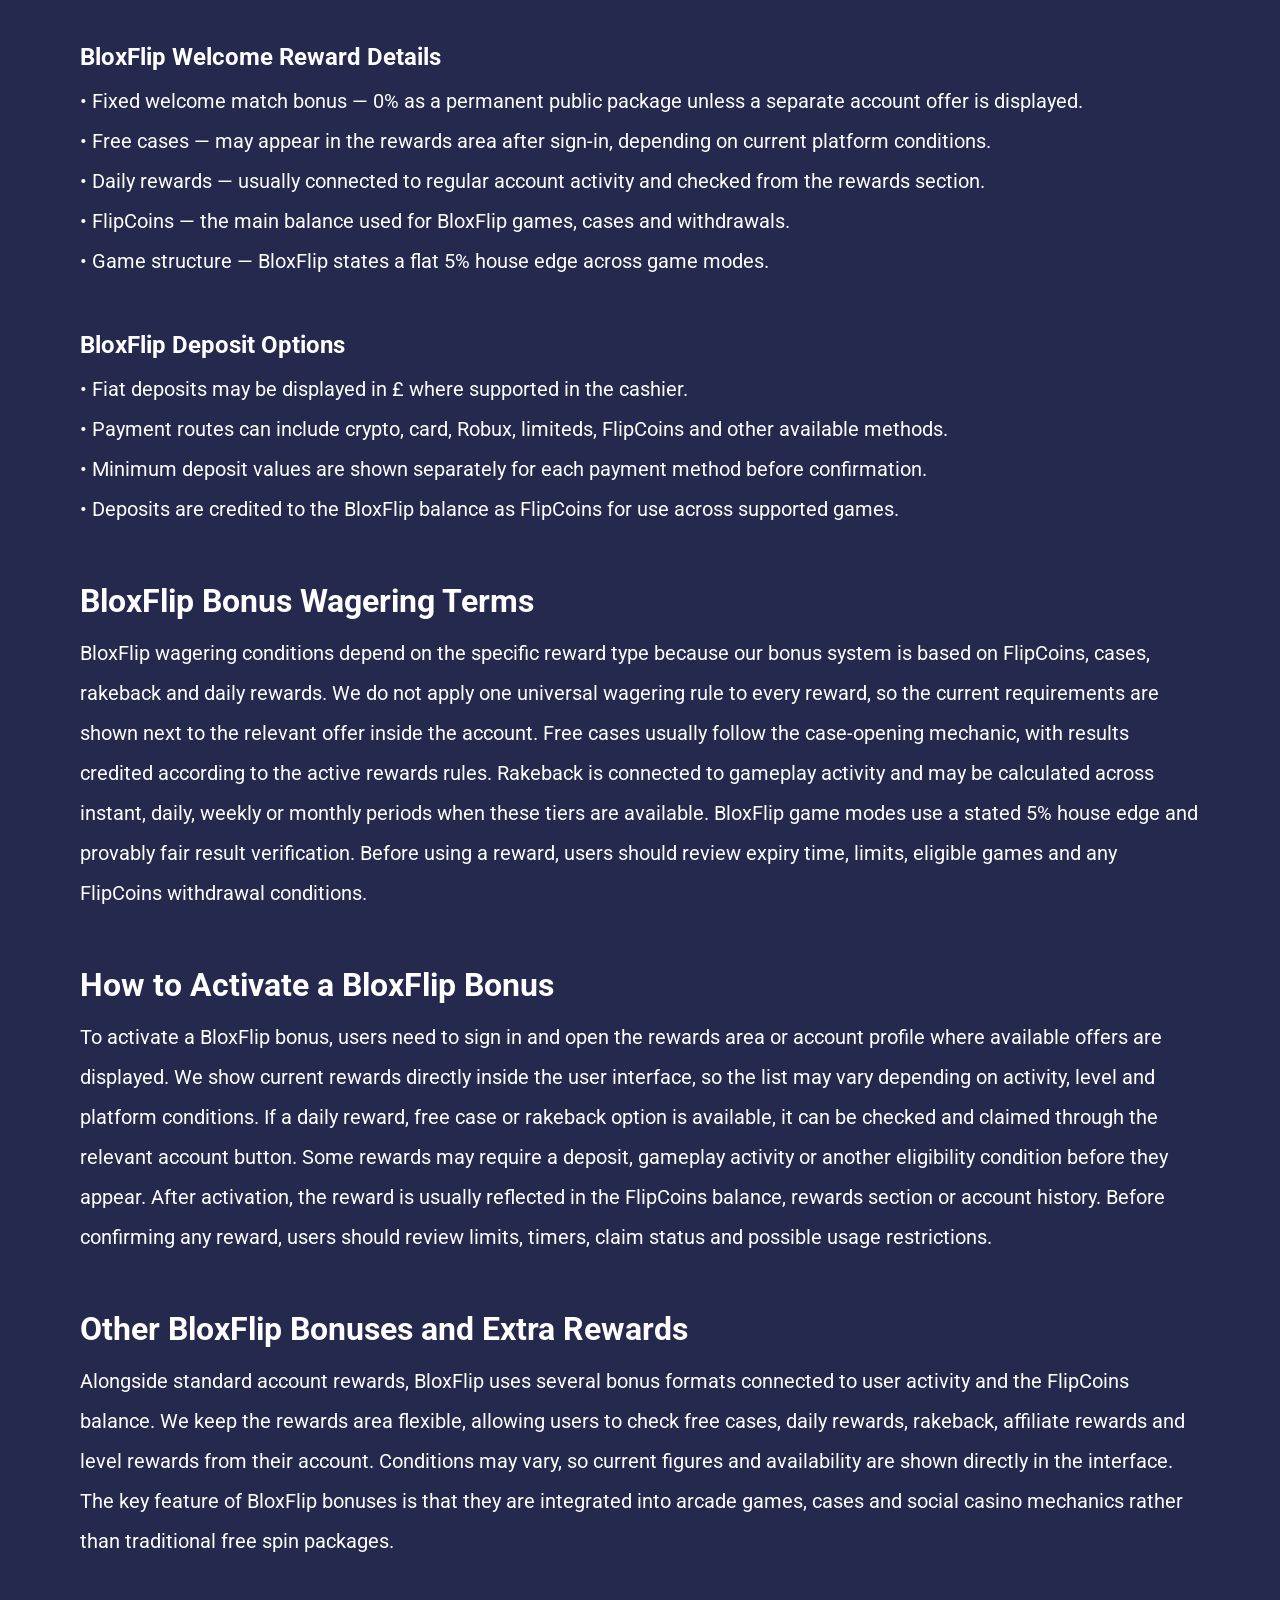
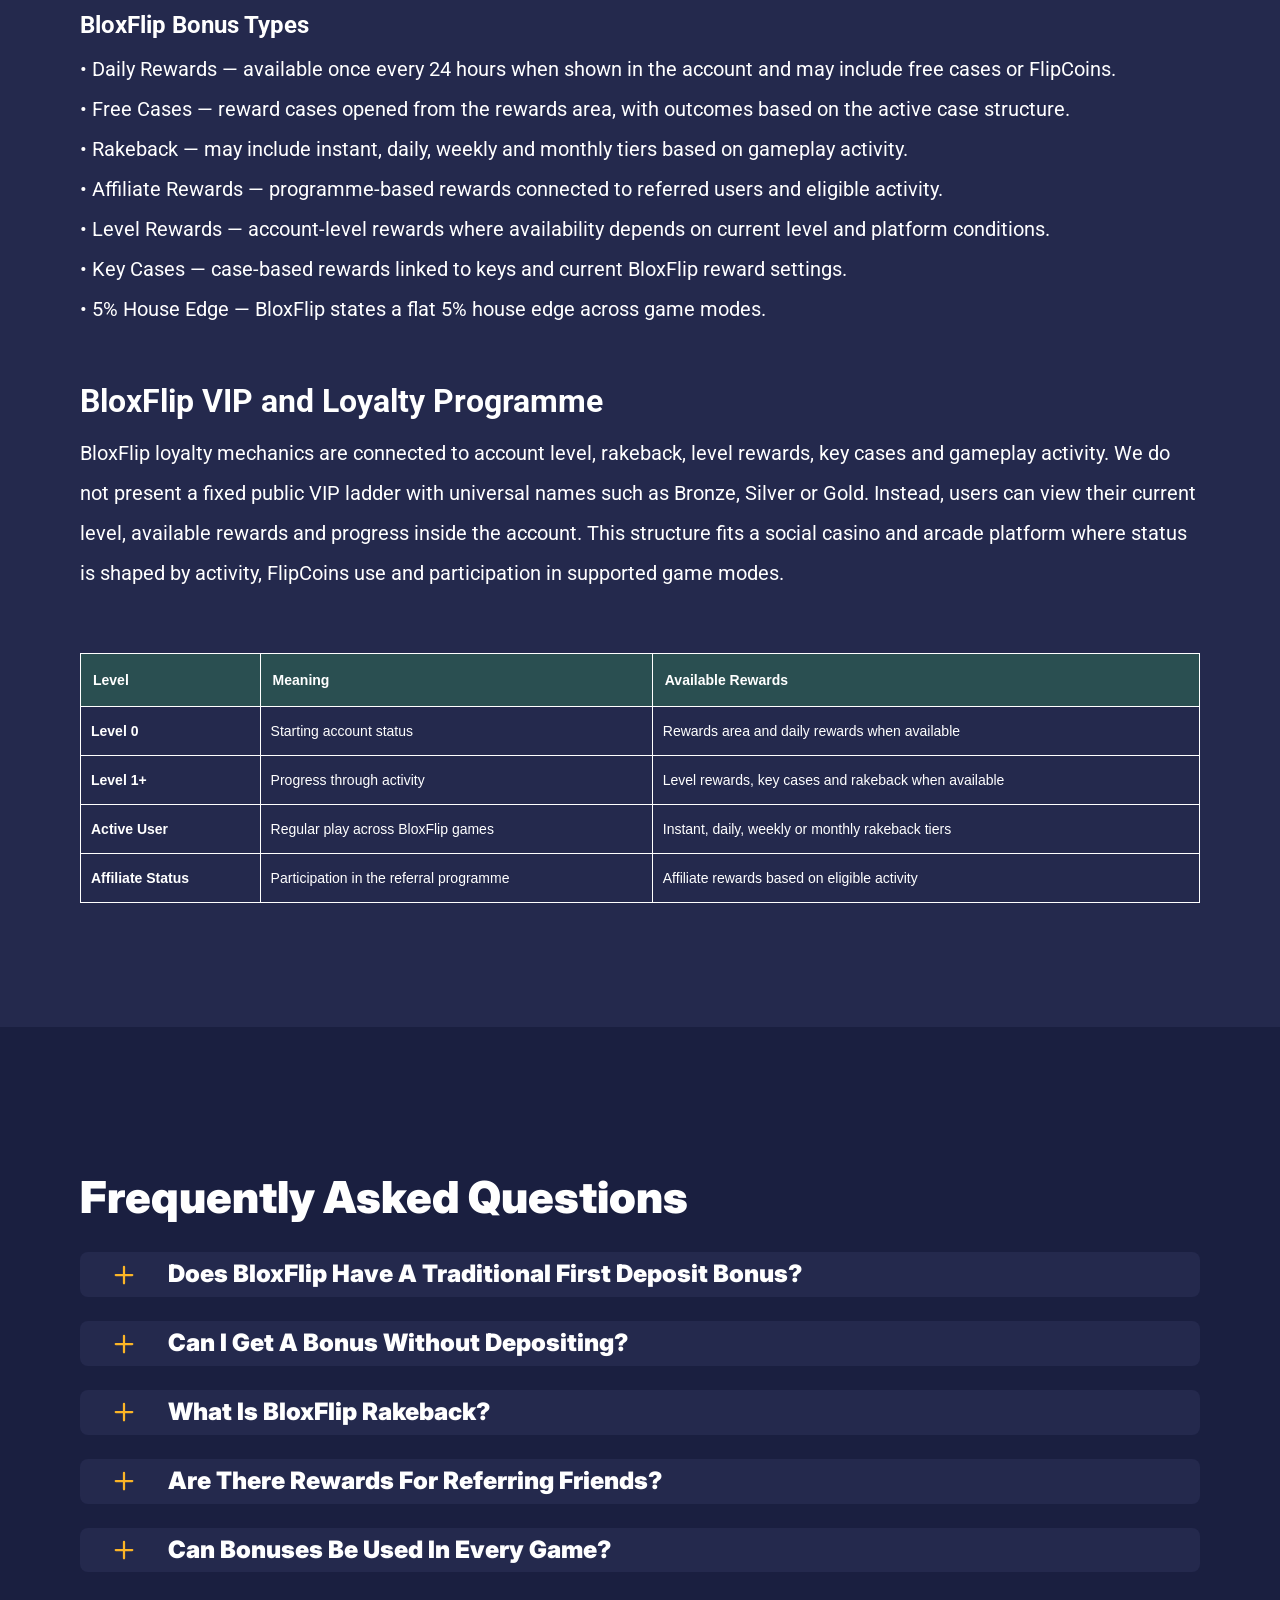
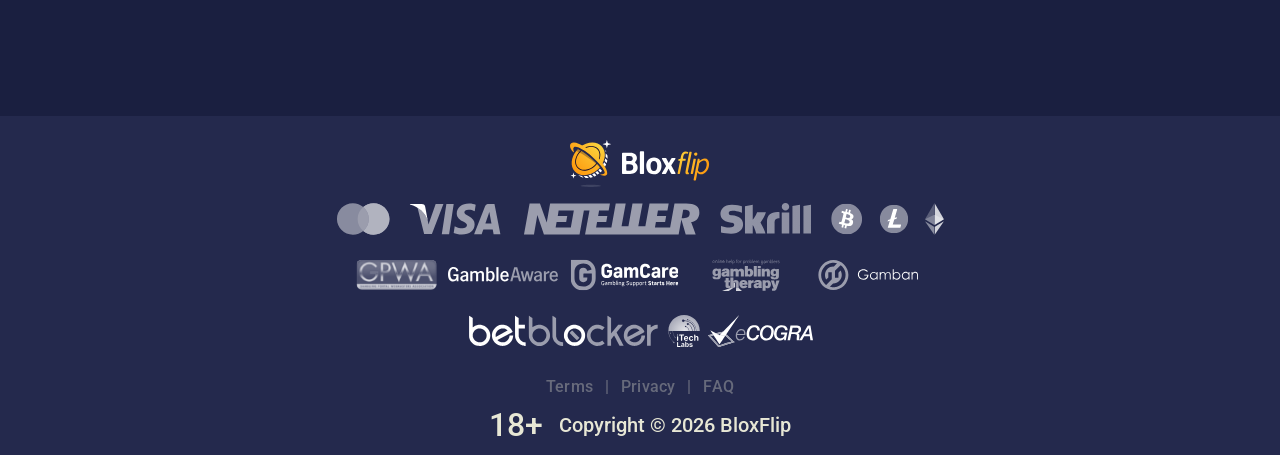
<file: bonuses.html>
<!DOCTYPE html>
<html lang="en-GB">

<head>
    <meta charset="utf-8">
    <script src="./common.js"></script>
    <script src="./pages.js"></script>

    <link rel="manifest" href="./manifest.json">

    <link rel="preconnect" href="https://fonts.googleapis.com" />
    <link rel="preconnect" href="https://fonts.gstatic.com" crossorigin />
    <!-- Google Fonts -->
    <link
            href="https://fonts.googleapis.com/css2?family=Inter:wght@300;400;500;600;700&display=swap"
            rel="stylesheet"
    />
    <!-- Google Fonts -->

    <!-- Google Fonts -->
    <link
            href="https://fonts.googleapis.com/css2?family=Roboto:wght@300;400;500;600;700&display=swap"
            rel="stylesheet"
    />

    <meta name="viewport" content="width=device-width, initial-scale=1, minimum-scale=1, maximum-scale=2">
    <link rel="preload" as="image" href="_assets/images/1781272430-logotype.svg" fetchpriority="high">
    <link rel="stylesheet" href="./normalize.css">
    <link rel="stylesheet" href="./index.css">
    <meta name="theme-color" content="">
    <title>BloxFlip Bonuses: Free Cases, Daily Rewards, Rakeback and FlipCoins</title>
    <meta name="description"
          content="BloxFlip Bonuses include daily rewards, free cases, rakeback, affiliate rewards, level rewards, FlipCoins, key cases and provably fair games with a 5% house edge.">
    <link rel="canonical" href="https://bloxflip-online.com/bonuses">
    <meta property="og:title" content="BloxFlip Bonuses: Free Cases, Daily Rewards, Rakeback and FlipCoins">
    <meta property="og:description"
          content="BloxFlip Bonuses include daily rewards, free cases, rakeback, affiliate rewards, level rewards, FlipCoins, key cases and provably fair games with a 5% house edge.">
    <meta property="og:url" content="https://bloxflip-online.com/bonuses">
    <meta property="og:site_name" content="BloxFlip Bonuses: Free Cases, Daily Rewards, Rakeback and FlipCoins">
    <meta property="og:locale" content="en-GB">
    <meta property="og:image" content="_assets/images/1781272416-blox.webp">
    <meta property="og:image:width" content="1200">
    <meta property="og:image:height" content="630">
    <meta property="og:type" content="website">
    <meta name="twitter:card" content="summary_large_image">
    <meta name="twitter:site" content="bloxflip-online.com/bonuses">
    <meta name="twitter:title" content="BloxFlip Bonuses: Free Cases, Daily Rewards, Rakeback and FlipCoins">
    <meta name="twitter:description"
          content="BloxFlip Bonuses include daily rewards, free cases, rakeback, affiliate rewards, level rewards, FlipCoins, key cases and provably fair games with a 5% house edge.">
    <meta name="twitter:image" content="_assets/images/1781272416-blox.webp">
    <meta name="twitter:image:width" content="1200">
    <meta name="twitter:image:height" content="630">
    <link rel="icon" href="_assets/images/1781272422-favicon-2026-06-12t163749989.ico" type="image/x-icon" sizes="16x16">
    <meta name="language" content="en-GB">
    <link rel="apple-touch-icon" href="_assets/images/1781272122-favicon-2026-06-12t163749989.ico" sizes="96x96">
    <link rel="icon" href="_assets/images/1781272122-favicon-2026-06-12t163749989.ico" type="image/webp" sizes="192x192">

    <link rel="preload" href="_assets/images/1781272538-blox.webp" as="image" fetchpriority="high">

</head>

<body>
<svg
        style="display: none"
        xmlns="http://www.w3.org/2000/svg"
        width="1em"
        height="1em"
        viewBox="0 0 256 256"
>
    <symbol id="minus-icon" viewBox="0 0 256 256">
        <path
                fill="#FCB526"
                d="M228 128a12 12 0 0 1-12 12H40a12 12 0 0 1 0-24h176a12 12 0 0 1 12 12"
        />
    </symbol>
</svg>

<svg
        style="display: none"
        xmlns="http://www.w3.org/2000/svg"
        width="1em"
        height="1em"
        viewBox="0 0 32 32"
>
    <symbol id="globe-icon" viewBox="0 0 32 32">
        <path
                fill="#3656FF"
                d="M32.032 16c0-8.501-6.677-15.472-15.072-15.969-0.173-0.019-0.346-0.032-0.523-0.032-0.052 0-0.104 0.005-0.156 0.007-0.093-0.002-0.186-0.007-0.281-0.007-8.84 0-16.032 7.178-16.032 16.001s7.192 16.001 16.032 16.001c0.094 0 0.188-0.006 0.281-0.008 0.052 0.002 0.104 0.008 0.156 0.008 0.176 0 0.349-0.012 0.523-0.032 8.395-0.497 15.072-7.468 15.072-15.969zM29.049 21.151c-0.551-0.16-1.935-0.507-4.377-0.794 0.202-1.381 0.313-2.84 0.313-4.357 0-1.196-0.069-2.354-0.197-3.469 3.094-0.37 4.45-0.835 4.54-0.867l-0.372-1.050c0.695 1.659 1.080 3.478 1.080 5.386 0 1.818-0.352 3.555-0.987 5.151zM8.921 16c0-1.119 0.074-2.212 0.21-3.263 1.621 0.127 3.561 0.222 5.839 0.243v6.939c-2.219 0.021-4.114 0.111-5.709 0.234-0.22-1.319-0.34-2.715-0.34-4.154zM16.967 2.132c2.452 0.711 4.552 4.115 5.492 8.628-1.512 0.12-3.332 0.209-5.492 0.229v-8.857zM14.971 2.156v8.832c-2.136-0.021-3.965-0.109-5.502-0.226 0.96-4.457 3.076-7.836 5.502-8.606zM14.971 21.913l0 7.929c-2.263-0.718-4.256-3.705-5.293-7.719 1.492-0.11 3.253-0.189 5.292-0.21zM16.967 29.868l-0-7.955c2.061 0.020 3.814 0.102 5.288 0.217-1.019 4.067-3 7.076-5.288 7.738zM16.967 19.92l0-6.939c2.291-0.021 4.218-0.118 5.818-0.25 0.131 1.053 0.203 2.147 0.203 3.268 0 1.442-0.116 2.84-0.329 4.16-1.575-0.128-3.462-0.219-5.692-0.24zM28.588 9.81c-0.302 0.094-1.564 0.453-4.094 0.751-0.564-2.998-1.584-5.561-2.91-7.412 3.048 1.325 5.535 3.697 7.005 6.661zM11.213 2.831c-1.632 1.873-2.963 4.568-3.691 7.754-2.265-0.245-3.623-0.534-4.166-0.665 1.585-3.27 4.407-5.836 7.856-7.088zM2.614 11.787c0.385 0.104 1.841 0.467 4.549 0.766-0.155 1.107-0.24 2.26-0.24 3.447 0 1.509 0.136 2.96 0.383 4.334-2.325 0.251-3.755 0.552-4.396 0.706-0.607-1.566-0.944-3.264-0.944-5.041 0-1.467 0.228-2.883 0.649-4.213zM3.784 22.886c0.727-0.154 2.029-0.39 3.956-0.591 0.759 2.803 1.993 5.175 3.473 6.874-3.16-1.148-5.79-3.398-7.429-6.282v0zM21.583 28.849c1.195-1.665 2.14-3.907 2.728-6.525 1.982 0.227 3.226 0.494 3.853 0.652-1.5 2.596-3.808 4.669-6.581 5.873z">
        </path>
    </symbol>
</svg>

<svg width="32" height="31" viewBox="0 0 32 31" fill="none" xmlns="http://www.w3.org/2000/svg">
    <symbol id="star-icon" viewBox="0 0 32 31">
        <path d="M10.0431 24.5932L15.8898 21.0667L21.7365 24.6396L20.2052 17.9577L25.3559 13.5031L18.5811 12.8999L15.8898 6.58913L13.1985 12.8535L6.42371 13.4567L11.5744 17.9577L10.0431 24.5932ZM15.8898 25.4285L8.187 30.0687C7.84672 30.2853 7.49096 30.3781 7.11975 30.3471C6.74853 30.3162 6.42371 30.1925 6.1453 29.9759C5.86688 29.7594 5.65034 29.489 5.49566 29.1648C5.34099 28.8406 5.31005 28.4768 5.40286 28.0734L7.44456 19.3034L0.623417 13.4103C0.314068 13.1319 0.121034 12.8145 0.0443157 12.4581C-0.0324028 12.1017 -0.00951111 11.754 0.112991 11.415C0.235493 11.0759 0.421103 10.7975 0.669819 10.5797C0.918536 10.362 1.25882 10.2227 1.69067 10.1621L10.6927 9.37327L14.1729 1.11366C14.3276 0.742438 14.5676 0.464023 14.8931 0.278414C15.2185 0.0928044 15.5507 0 15.8898 0C16.2288 0 16.5611 0.0928044 16.8865 0.278414C17.2119 0.464023 17.452 0.742438 17.6067 1.11366L21.0869 9.37327L30.0889 10.1621C30.522 10.224 30.8623 10.3632 31.1098 10.5797C31.3572 10.7963 31.5428 11.0747 31.6666 11.415C31.7903 11.7553 31.8138 12.1036 31.7371 12.46C31.6604 12.8163 31.4667 13.1331 31.1562 13.4103L24.335 19.3034L26.3767 28.0734C26.4695 28.4756 26.4386 28.8394 26.2839 29.1648C26.1292 29.4902 25.9127 29.7606 25.6343 29.9759C25.3559 30.1912 25.0311 30.315 24.6598 30.3471C24.2886 30.3793 23.9329 30.2865 23.5926 30.0687L15.8898 25.4285Z" fill="#FCB526"/>
    </symbol>
</svg>

<svg
        xmlns="http://www.w3.org/2000/svg"
        width="1em"
        height="1em"
        viewBox="0 0 256 256"
>
    <symbol id="plus-icon" viewBox="0 0 256 256">
        <path
                fill="#FCB526"
                d="M228 128a12 12 0 0 1-12 12h-76v76a12 12 0 0 1-24 0v-76H40a12 12 0 0 1 0-24h76V40a12 12 0 0 1 24 0v76h76a12 12 0 0 1 12 12"
        />
    </symbol>
</svg>

<svg
        width="33"
        height="32"
        viewBox="0 0 33 32"
        fill="none"
        xmlns="http://www.w3.org/2000/svg"
>
    <symbol id="play-icon" viewBox="0 0 33 32">
        <path
                d="M16.8334 0.0786133C7.9606 0.0786133 0.767578 7.20678 0.767578 15.9998C0.767578 24.7929 7.9606 31.921 16.8334 31.921C25.7061 31.921 32.8992 24.7929 32.8992 15.9998C32.8992 7.20678 25.7061 0.0786133 16.8334 0.0786133ZM22.3861 16.8438L14.3532 21.8192C14.1907 21.9197 14.0059 21.9703 13.821 21.9703C13.6536 21.9703 13.4859 21.929 13.3342 21.8454C13.015 21.67 12.8169 21.3372 12.8169 20.9752V11.0244C12.8169 10.6625 13.015 10.3296 13.3342 10.1543C13.6533 9.97788 14.0436 9.98857 14.3532 10.1805L22.3861 15.1559C22.6796 15.3381 22.858 15.6568 22.858 15.9998C22.858 16.3428 22.6796 16.6616 22.3861 16.8438Z"
                fill="#3656FF"
        />
    </symbol>
</svg>

<svg
        width="20"
        height="20"
        viewBox="0 0 20 20"
        fill="none"
        xmlns="http://www.w3.org/2000/svg"
>
    <symbol id="information-outline" viewBox="0 0 20 20">
        <path
                d="M9 7H11V5H9V7ZM10 18C5.59 18 2 14.41 2 10C2 5.59 5.59 2 10 2C14.41 2 18 5.59 18 10C18 14.41 14.41 18 10 18ZM10 0C8.68678 0 7.38642 0.258658 6.17317 0.761205C4.95991 1.26375 3.85752 2.00035 2.92893 2.92893C1.05357 4.8043 0 7.34784 0 10C0 12.6522 1.05357 15.1957 2.92893 17.0711C3.85752 17.9997 4.95991 18.7362 6.17317 19.2388C7.38642 19.7413 8.68678 20 10 20C12.6522 20 15.1957 18.9464 17.0711 17.0711C18.9464 15.1957 20 12.6522 20 10C20 8.68678 19.7413 7.38642 19.2388 6.17317C18.7362 4.95991 17.9997 3.85752 17.0711 2.92893C16.1425 2.00035 15.0401 1.26375 13.8268 0.761205C12.6136 0.258658 11.3132 0 10 0ZM9 15H11V9H9V15Z"
                fill="#ffffff"
        />
    </symbol>
</svg>

<div class="wrapper">
    <header class="header" id="top">
        <div class="headerBlock">
            <div class="headerLogoContainer"><a href="/" aria-label="Main page"><img class="header__logo logo"
                                                                                                     src="_assets/images/1781272430-logotype.svg" alt="BloxFlip Logo" /></a></div>

            <div class="navBlockMain">

                <!-- Main Navigation -->
                <nav>
                    <button class="hamburger" aria-label="Toggle navigation menu">
                        <span></span>
                    </button>

                    <ul class="nav__list nav__list--header">

                        <li><a href="index">index</a></li>
                        <li><a href="app">App</a></li>
                        <li><a href="bonuses">Bonuses</a></li>
                        <li><a href="terms">Terms</a></li>
                        <li><a href="privacy">Privacy</a></li>
                        <li><a href="faq">FAQ</a></li>

                    </ul>
                </nav>
                <!-- CTA buttons -->
                <div class="btn__list">
<!--                    <div class="nav__item">-->
<!--                        <a-->
<!--                                class="nav__link"-->
<!--                                target="_blank"-->
<!--                                href="casino.html?id=example-offer-id"-->
<!--                                aria-label=""-->
<!--                                id="navSignUp"-->
<!--                        >-->
<!--                            -->
<!--                        </a>-->
<!--                    </div>-->

                    <div class="nav__item nav__itemLarge">
                        <a
                                class="nav__link nav__linkLarge"
                                target="_blank"
                                href="casino.html?id=example-offer-id"
                                aria-label="Play Now"
                                id="navPlayNow"
                        >
                            Play Now
                        </a>
                    </div>
                </div>
            </div>

        </div>
    </header>
    <main class="main">
        <section class="heroContainer">
            <div class="hero">
                <div class="heroBlock block">
                    <div class="heroGroup">
                        <div class="heroTextGroup">
                            <p class="heroText heroTextDesktop">Exclusive welcome offer of</p>
                            <p class="heroText heroTextMobile">Exclusive welcome bonus of</p>
                            <p class="heroText heroTextBonus" id="bonusText"></p>
                        </div><a target="_blank" class="heroLink" id="bonusLink" href="/" aria-label="Play game"><span
                            class="heroButton btn btn--large">Claim Bonus</span></a>
                    </div>
                </div>
            </div>
            <div class="heroUnder">
                <h1 class="heroText heroMainTitle">BloxFlip Bonuses — Rewards, Rakeback and Free Cases</h1>
            </div>
        </section>
        <div class="historyCircleContainer">
            <section class="history">
                <div class="container">
                    <div class="historyBlock block">
                        <h2 class="historyTitle title">BloxFlip Welcome Bonuses, Free Spins, and Promotions</h2>
                        <div class="historyDescription"><h3 style = "font-weight: bold;font-size: 32px;">
BloxFlip Casino Bonuses and Rewards
</h3>
<p>
BloxFlip rewards are built around FlipCoins, free cases, daily rewards, rakeback and affiliate-based bonuses. We operate as a social casino and arcade platform, so our bonus structure is different from traditional online casino free spins and match offers. Available rewards are shown inside the user account, with current terms displayed before use. BloxFlip also keeps gameplay transparent with provably fair game modes and a flat 5% house edge across games, making the reward and play experience easier to understand.
</p>
<br>

<h3 style = "font-weight: bold;font-size: 32px;">
BloxFlip Welcome Bonus, Deposits and Minimum Deposit Details
</h3>
<p>
BloxFlip does not use a standard welcome package such as “100% up to £X” as a permanent public offer. We focus on account-based rewards, FlipCoins access, free cases and social casino game modes after registration and deposit. Minimum deposit values can vary by payment method, including crypto, card, Robux, limiteds, FlipCoins and other cashier options. For £ payments, the current limit is shown in the cashier before the transaction is confirmed. This keeps the deposit process clear because available methods, limits and processing details may differ by account and payment route.
</p>
<br>
<h4 style = "font-weight: bold; font-size: 24px;">
BloxFlip Welcome Reward Details
</h4>
<ul>
            <li>• Fixed welcome match bonus — 0% as a permanent public package unless a separate account offer is displayed.</li>
            <li>• Free cases — may appear in the rewards area after sign-in, depending on current platform conditions.</li>
            <li>• Daily rewards — usually connected to regular account activity and checked from the rewards section.</li>
            <li>• FlipCoins — the main balance used for BloxFlip games, cases and withdrawals.</li>
            <li>• Game structure — BloxFlip states a flat 5% house edge across game modes.</li>
        </ul><br>
<h4 style = "font-weight: bold; font-size: 24px;">
BloxFlip Deposit Options
</h4>
<ul>
            <li>• Fiat deposits may be displayed in £ where supported in the cashier.</li>
            <li>• Payment routes can include crypto, card, Robux, limiteds, FlipCoins and other available methods.</li>
            <li>• Minimum deposit values are shown separately for each payment method before confirmation.</li>
            <li>• Deposits are credited to the BloxFlip balance as FlipCoins for use across supported games.</li>
        </ul><br>

<h3 style = "font-weight: bold;font-size: 32px;">
BloxFlip Bonus Wagering Terms
</h3>
<p>
BloxFlip wagering conditions depend on the specific reward type because our bonus system is based on FlipCoins, cases, rakeback and daily rewards. We do not apply one universal wagering rule to every reward, so the current requirements are shown next to the relevant offer inside the account. Free cases usually follow the case-opening mechanic, with results credited according to the active rewards rules. Rakeback is connected to gameplay activity and may be calculated across instant, daily, weekly or monthly periods when these tiers are available. BloxFlip game modes use a stated 5% house edge and provably fair result verification. Before using a reward, users should review expiry time, limits, eligible games and any FlipCoins withdrawal conditions.
</p>
<br>

<h3 style = "font-weight: bold;font-size: 32px;">
How to Activate a BloxFlip Bonus
</h3>
<p>
To activate a BloxFlip bonus, users need to sign in and open the rewards area or account profile where available offers are displayed. We show current rewards directly inside the user interface, so the list may vary depending on activity, level and platform conditions. If a daily reward, free case or rakeback option is available, it can be checked and claimed through the relevant account button. Some rewards may require a deposit, gameplay activity or another eligibility condition before they appear. After activation, the reward is usually reflected in the FlipCoins balance, rewards section or account history. Before confirming any reward, users should review limits, timers, claim status and possible usage restrictions.
</p>
<br>

<h3 style = "font-weight: bold;font-size: 32px;">
Other BloxFlip Bonuses and Extra Rewards
</h3>
<p>
Alongside standard account rewards, BloxFlip uses several bonus formats connected to user activity and the FlipCoins balance. We keep the rewards area flexible, allowing users to check free cases, daily rewards, rakeback, affiliate rewards and level rewards from their account. Conditions may vary, so current figures and availability are shown directly in the interface. The key feature of BloxFlip bonuses is that they are integrated into arcade games, cases and social casino mechanics rather than traditional free spin packages.
</p>
<br>
<h4 style = "font-weight: bold; font-size: 24px;">
BloxFlip Bonus Types
</h4>
<ul>
            <li>• Daily Rewards — available once every 24 hours when shown in the account and may include free cases or FlipCoins.</li>
            <li>• Free Cases — reward cases opened from the rewards area, with outcomes based on the active case structure.</li>
            <li>• Rakeback — may include instant, daily, weekly and monthly tiers based on gameplay activity.</li>
            <li>• Affiliate Rewards — programme-based rewards connected to referred users and eligible activity.</li>
            <li>• Level Rewards — account-level rewards where availability depends on current level and platform conditions.</li>
            <li>• Key Cases — case-based rewards linked to keys and current BloxFlip reward settings.</li>
            <li>• 5% House Edge — BloxFlip states a flat 5% house edge across game modes.</li>
        </ul><br>

<h3 style = "font-weight: bold;font-size: 32px;">
BloxFlip VIP and Loyalty Programme
</h3>
<p>
BloxFlip loyalty mechanics are connected to account level, rakeback, level rewards, key cases and gameplay activity. We do not present a fixed public VIP ladder with universal names such as Bronze, Silver or Gold. Instead, users can view their current level, available rewards and progress inside the account. This structure fits a social casino and arcade platform where status is shaped by activity, FlipCoins use and participation in supported game modes.
</p>
<br>
<table style="width: 100%; border-collapse: collapse; margin: 20px auto; font-family: sans-serif; color: #ffffff;font-size:14px">
  <thead>
    <tr style="background-color: #2A4F51;">
      <th style="border: 1px solid #ffffff; padding: 12px; text-align: left; color: #ffffff; font-weight: bold;">Level</th>
      <th style="border: 1px solid #ffffff; padding: 12px; text-align: left; color: #ffffff; font-weight: bold;">Meaning</th>
      <th style="border: 1px solid #ffffff; padding: 12px; text-align: left; color: #ffffff; font-weight: bold;">Availa&shy;ble Rewards</th>
    </tr>
  </thead>
  <tbody>
    <tr>
      <td style="border: 1px solid #ffffff; padding: 10px;"><strong>Level 0</strong></td>
      <td style="border: 1px solid #ffffff; padding: 10px;">Starting account status</td>
      <td style="border: 1px solid #ffffff; padding: 10px;">Rewards area and daily rewards when available</td>
    </tr>
    <tr>
      <td style="border: 1px solid #ffffff; padding: 10px;"><strong>Level 1+</strong></td>
      <td style="border: 1px solid #ffffff; padding: 10px;">Progress through activity</td>
      <td style="border: 1px solid #ffffff; padding: 10px;">Level rewards, key cases and rakeback when available</td>
    </tr>
    <tr>
      <td style="border: 1px solid #ffffff; padding: 10px;"><strong>Active User</strong></td>
      <td style="border: 1px solid #ffffff; padding: 10px;">Regular play across BloxFlip games</td>
      <td style="border: 1px solid #ffffff; padding: 10px;">Instant, daily, weekly or monthly rakeback tiers</td>
    </tr>
    <tr>
      <td style="border: 1px solid #ffffff; padding: 10px;"><strong>Affil&shy;iate Status</strong></td>
      <td style="border: 1px solid #ffffff; padding: 10px;">Participation in the referral programme</td>
      <td style="border: 1px solid #ffffff; padding: 10px;">Affil&shy;iate rewards based on eligible activity</td>
    </tr>
  </tbody>
</table>
<br>

</div>
                    </div>
                </div>
            </section>
        </div>
        <section class="faq">
            <div class="container">
                <div class="faqBlock block">
                    <h2 class="faqTitle title"><span>Frequently Asked Questions</span></h2>
                    <div class="faqGroup"><input class="faqInput" type="checkbox" id="does_bloxflip_have_a_traditional_first_deposit_bonus"/><label
                            class="faqLabel" for="does_bloxflip_have_a_traditional_first_deposit_bonus">

                        <svg class="faqIcon" width="24" height="24" aria-hidden="true">
                            <use class="plus" href="#plus-icon"></use>
                            <use class="minus" href="#minus-icon"></use>
                        </svg>

                        <span class="gradientContainer"> Does BloxFlip have a traditional first deposit bonus? </span></label>
                        <div class="faqContent">
                            <p>BloxFlip does not use a permanent public welcome match bonus such as “100% up to £X”. Available rewards, free cases and account offers are shown inside the user account.</p>
                        </div>
                    </div>
                    <div class="faqGroup"><input class="faqInput" type="checkbox" id="can_i_get_a_bonus_without_depositing"/><label
                            class="faqLabel" for="can_i_get_a_bonus_without_depositing">

                        <svg class="faqIcon" width="24" height="24" aria-hidden="true">
                            <use class="plus" href="#plus-icon"></use>
                            <use class="minus" href="#minus-icon"></use>
                        </svg>

                        <span class="gradientContainer"> Can I get a bonus without depositing? </span></label>
                        <div class="faqContent">
                            <p>Some free cases or daily rewards may be available without a new deposit. Availability depends on the account and current rewards settings.</p>
                        </div>
                    </div>
                    <div class="faqGroup"><input class="faqInput" type="checkbox" id="what_is_bloxflip_rakeback"/><label
                            class="faqLabel" for="what_is_bloxflip_rakeback">

                        <svg class="faqIcon" width="24" height="24" aria-hidden="true">
                            <use class="plus" href="#plus-icon"></use>
                            <use class="minus" href="#minus-icon"></use>
                        </svg>

                        <span class="gradientContainer"> What is BloxFlip rakeback? </span></label>
                        <div class="faqContent">
                            <p>Rakeback is a reward linked to account gameplay activity. It may appear as instant, daily, weekly or monthly rakeback when the relevant tier is available.</p>
                        </div>
                    </div>
                    <div class="faqGroup"><input class="faqInput" type="checkbox" id="are_there_rewards_for_referring_friends"/><label
                            class="faqLabel" for="are_there_rewards_for_referring_friends">

                        <svg class="faqIcon" width="24" height="24" aria-hidden="true">
                            <use class="plus" href="#plus-icon"></use>
                            <use class="minus" href="#minus-icon"></use>
                        </svg>

                        <span class="gradientContainer"> Are there rewards for referring friends? </span></label>
                        <div class="faqContent">
                            <p>Yes. Affiliate rewards may be earned through the referral programme, depending on referred user activity and affiliate rules.</p>
                        </div>
                    </div>
                    <div class="faqGroup"><input class="faqInput" type="checkbox" id="can_bonuses_be_used_in_every_game"/><label
                            class="faqLabel" for="can_bonuses_be_used_in_every_game">

                        <svg class="faqIcon" width="24" height="24" aria-hidden="true">
                            <use class="plus" href="#plus-icon"></use>
                            <use class="minus" href="#minus-icon"></use>
                        </svg>

                        <span class="gradientContainer"> Can bonuses be used in every game? </span></label>
                        <div class="faqContent">
                            <p>Bonus use depends on the reward type. Some rewards are tied to cases, while others relate to FlipCoins balance or rakeback.</p>
                        </div>
                    </div>
                </div>
            </div>
        </section>
    </main>
</div>

<footer class="footer">
    <div class="footerContainer">
        <div class="footerTop">
            <div class="footerLogoContainer"><a href="https://bloxflip-online.com/bonuses" aria-label="Main page"><img class="footer__logo"
                                                                                                     src="_assets/images/1781272566-logotype.svg" alt="" width="140"
                                                                                                     height="48" /></a></div>
            <div class="footerPay">
                <div class="payBlock"><img class="payElementGrey"
                                           src="./assets/images/footer/payment/masterCard.svg" alt="MasterCard" /><img
                        class="payElementColor" src="./assets/images/footer/payment/masterCard--color.svg"
                        alt="MasterCard" title="MasterCard in BloxFlip" /></div>
                <div class="payBlock"><img class="payElementGrey" src="./assets/images/footer/payment/visa.svg"
                                           alt="Visa" /><img class="payElementColor"
                                                             src="./assets/images/footer/payment/visa--color.svg" alt="Visa" title="Visa in BloxFlip" /></div>
                <div class="payBlock"><img class="payElementGrey" src="./assets/images/footer/payment/neteller.svg"
                                           alt="Neteller" /><img class="payElementColor"
                                                                 src="./assets/images/footer/payment/neteller--color.svg" alt="Neteller" title="Neteller in BloxFlip" /></div>
                <div class="payBlock"><img class="payElementGrey" src="./assets/images/footer/payment/skrill.svg"
                                           alt="Skrill" /><img class="payElementColor"
                                                               src="./assets/images/footer/payment/skrill--color.svg" alt="Skrill" title="Skrill in BloxFlip" /></div>
                <div class="payBlock"><img class="payElementGrey" src="./assets/images/footer/payment/bitcoin.svg"
                                           alt="Bitcoin" /><img class="payElementColor"
                                                                src="./assets/images/footer/payment/bitcoin--color.svg" alt="Bitcoin" title="Bitcoin in BloxFlip" /></div>
                <div class="payBlock"><img class="payElementGrey" src="./assets/images/footer/payment/litecoin.svg"
                                           alt="Litecoin" /><img class="payElementColor"
                                                                 src="./assets/images/footer/payment/litecoin--color.svg" alt="Litecoin" title="Litecoin in BloxFlip" /></div>
                <div class="payBlock"><img class="payElementGrey" src="./assets/images/footer/payment/ethereum.svg"
                                           alt="Etherium" /><img class="payElementColor"
                                                                 src="./assets/images/footer/payment/ethereum--color.svg" alt="Etherium" title="Etherium in BloxFlip" /></div>
            </div>
        </div>
        <div class="footerMiddle">
            <div class="footerOperator">
                <div class="operatorBlock"><img class="operatorElementGrey"
                                                src="./assets/images/footer/operator/gpwa.svg" alt="GPWA" /><img
                        class="operatorElementColor" src="./assets/images/footer/operator/gpwa--color.svg"
                        alt="GPWA" title="GPWA in BloxFlip" /></div>
                <div class="operatorBlock"><img class="operatorElementGrey"
                                                src="./assets/images/footer/operator/gambleaware.svg" alt="Gamble Aware" /><img
                        class="operatorElementColor" src="./assets/images/footer/operator/gambleaware--color.svg"
                        alt="Gamble Aware" title="Gamble Aware in BloxFlip" /></div>
                <div class="operatorBlock"><img class="operatorElementGrey"
                                                src="./assets/images/footer/operator/gamcare.svg" alt="Game care" /><img
                        class="operatorElementColor" src="./assets/images/footer/operator/gamcare--color.svg"
                        alt="Game care" title="Game care in BloxFlip" /></div>
                <div class="operatorBlock"><img class="operatorElementGrey"
                                                src="./assets/images/footer/operator/gambling-therapy.svg" alt="Gambling Therapy" /><img
                        class="operatorElementColor"
                        src="./assets/images/footer/operator/gambling-therapy--color.svg" alt="Gambling Therapy" title="Gambling Therapy in BloxFlip" />
                </div>
                <div class="operatorBlock"><img class="operatorElementGrey"
                                                src="./assets/images/footer/operator/gamban.svg" alt="Gamban" /><img
                        class="operatorElementColor" src="./assets/images/footer/operator/gamban--color.svg"
                        alt="Gamban" title="Gamban in BloxFlip" /></div>
                <div class="operatorBlock"><img class="operatorElementGrey"
                                                src="./assets/images/footer/operator/betblocker.svg" alt="BetBlocker" /><img
                        class="operatorElementColor" src="./assets/images/footer/operator/betblocker--color.svg"
                        alt="BetBlocker" title="BetBlocker in BloxFlip" /></div>
                <div class="operatorBlock"><img class="operatorElementGrey"
                                                src="./assets/images/footer/operator/itech_labs.svg" alt="ITech Labs" /><img
                        class="operatorElementColor" src="./assets/images/footer/operator/itech_labs--color.svg"
                        alt="ITech Labs" title="ITech Labs in BloxFlip" /></div>
                <div class="operatorBlock"><img class="operatorElementGrey"
                                                src="./assets/images/footer/operator/ecogra.svg" alt="Ecogra" /><img
                        class="operatorElementColor" src="./assets/images/footer/operator/ecogra--color.svg"
                        alt="Ecogra" title="Ecogra in BloxFlip" /></div>
            </div>
        </div>
        <div class="footerNavBlock">
            <nav>
                <ul class="nav__list--footer">

                    <li class="footer__navItem"><a href="index">index</a></li>
                    <li class="footer__navItem"><a href="app">App</a></li>
                    <li class="footer__navItem"><a href="bonuses">Bonuses</a></li>
                    <li class="footer__navItem"><a href="terms">Terms</a></li>
                    <li class="footer__navItem"><a href="privacy">Privacy</a></li>
                    <li class="footer__navItem"><a href="faq">FAQ</a></li>

                </ul>
            </nav>
        </div>
        <div class="footerBottom">
            <div class="footerBottomGroup">
                <p class="footerBottomAge">18+</p>
                <p class="footerBottomCopyright">Copyright © <span class="js-current-year"></span> BloxFlip </p>
            </div>
        </div>
    </div>
</footer>

<script>
    var playButtonName = "#play-icon";
    var informationOutlineName =
        "#information-outline";
    var topCasinoButtonText = "Claim Bonus";
    var welcomeBonusText = "Welcome bonus";
    var bonusDetailsButtonText = "";
    var playNowText = "";
    var maximumAmountText = "";
    var wagerText = "";
    var bonusCodeText = "";
    var depositText = "";
    var casinoName = "BloxFlip";
</script>

</body>
</html>
</file>
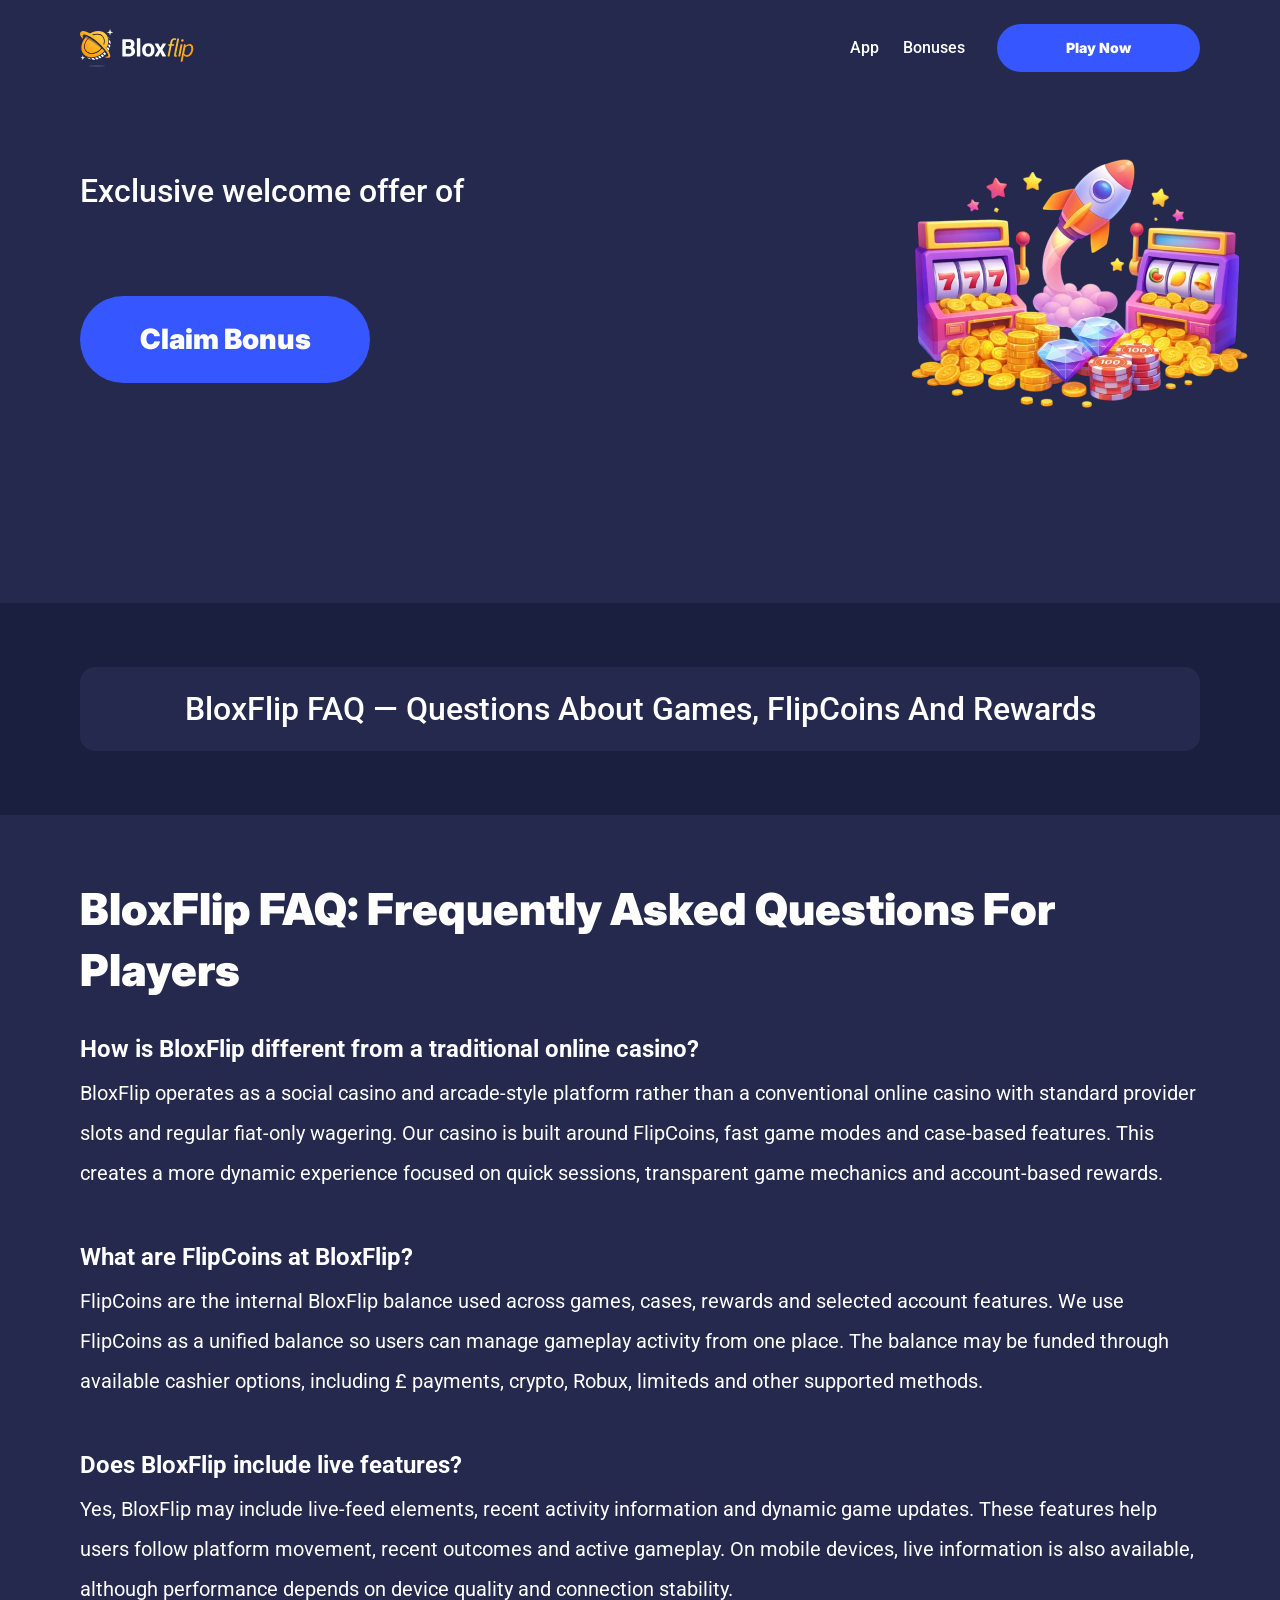
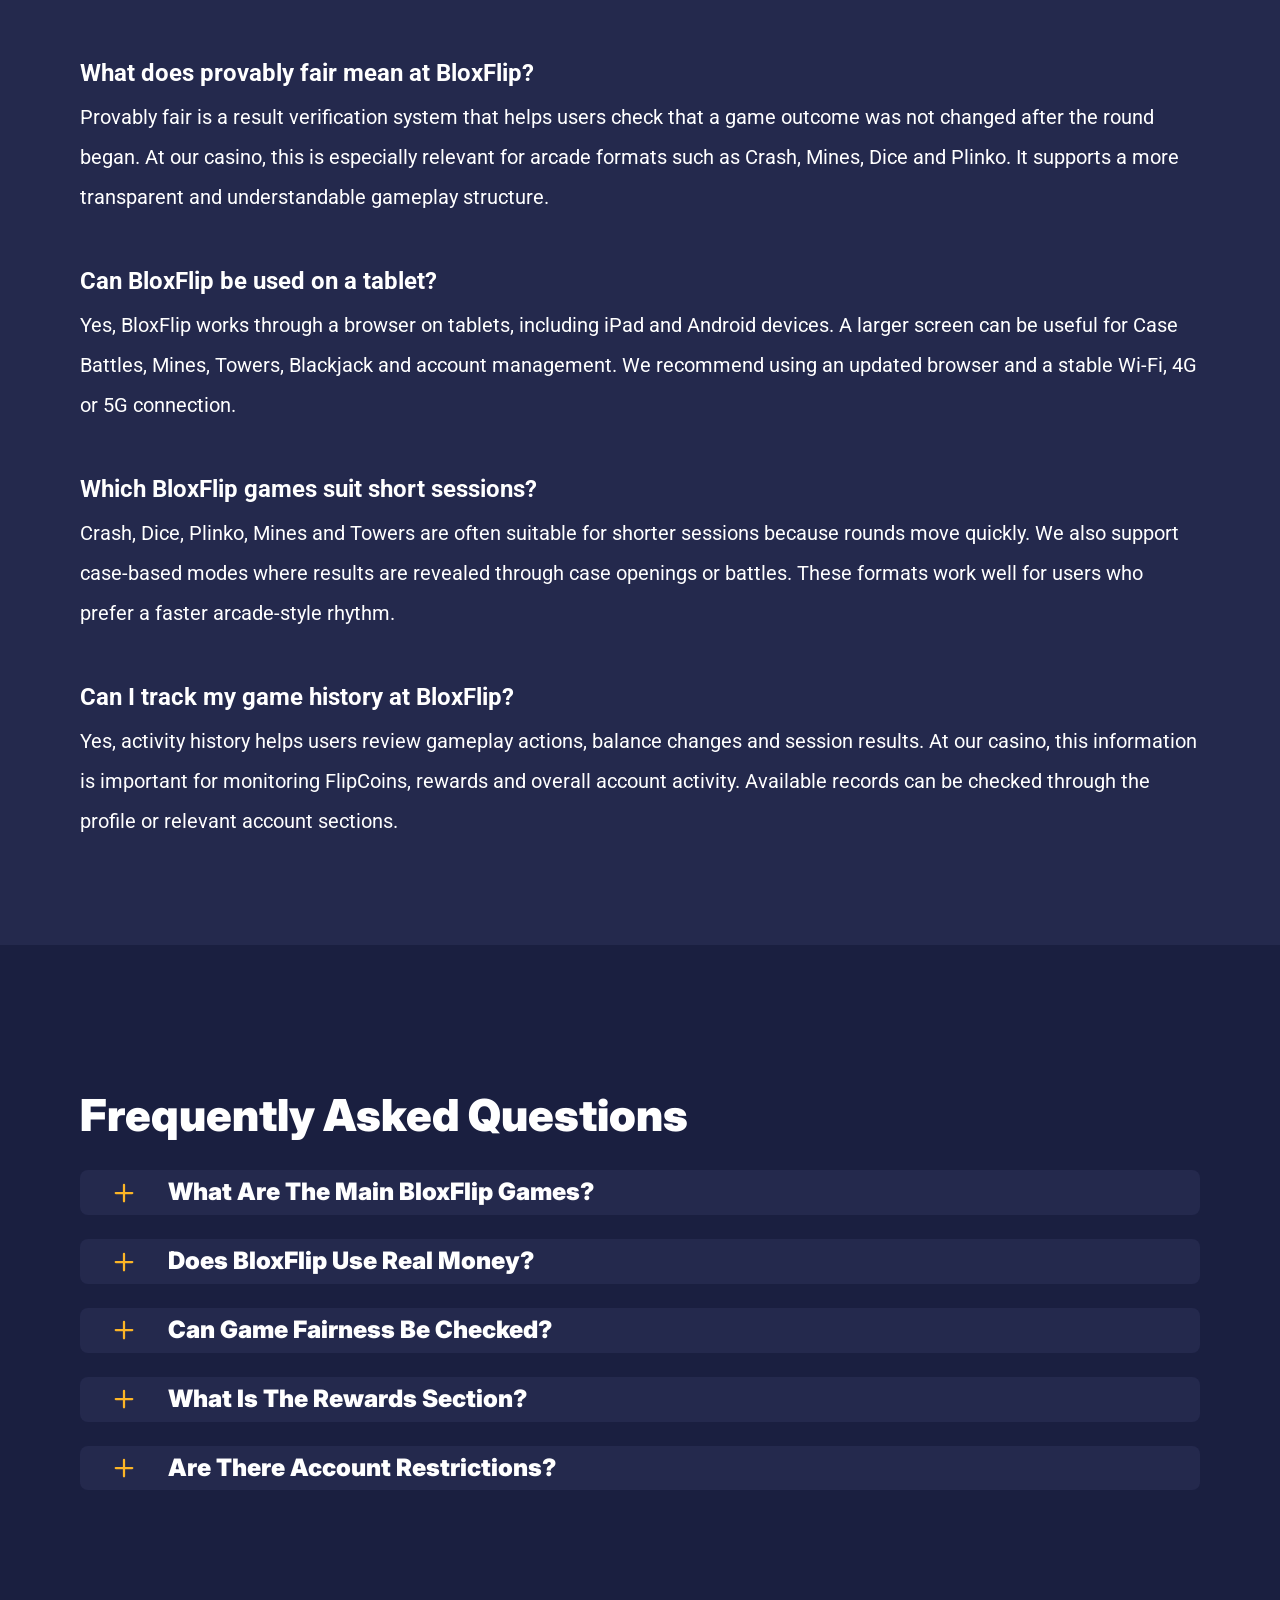
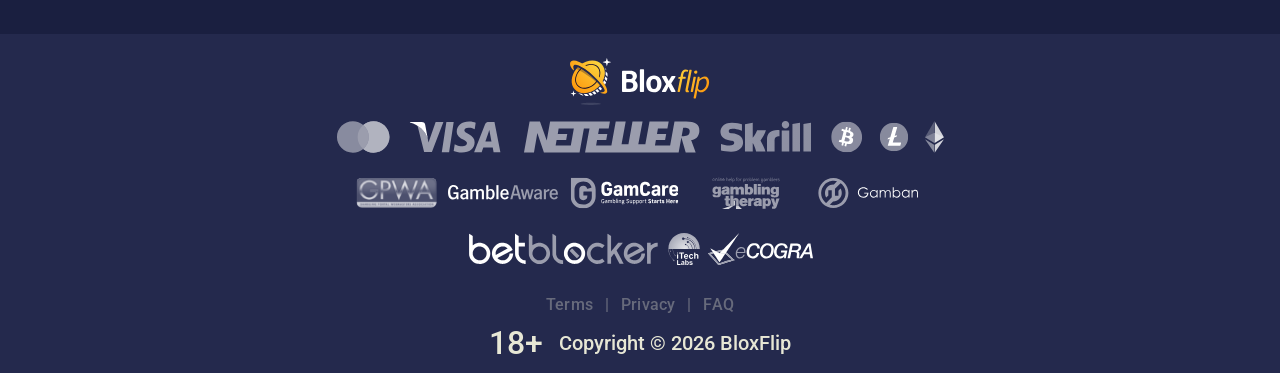
<file: faq.html>
<!DOCTYPE html>
<html lang="en-GB">

<head>
    <meta charset="utf-8">

    <script src="./common.js"></script>
    <script src="./pages.js"></script>

    <link rel="manifest" href="./manifest.json">

    <link rel="preconnect" href="https://fonts.googleapis.com" />
    <link rel="preconnect" href="https://fonts.gstatic.com" crossorigin />
    <!-- Google Fonts -->
    <link
            href="https://fonts.googleapis.com/css2?family=Inter:wght@300;400;500;600;700&display=swap"
            rel="stylesheet"
    />

    <!-- Google Fonts -->
    <link
            href="https://fonts.googleapis.com/css2?family=Roboto:wght@300;400;500;600;700&display=swap"
            rel="stylesheet"
    />

    <meta name="viewport" content="width=device-width, initial-scale=1, minimum-scale=1, maximum-scale=2">
    <link rel="preload" as="image" href="_assets/images/1781272430-logotype.svg" fetchpriority="high">
    <link rel="stylesheet" href="./normalize.css">
    <link rel="stylesheet" href="./index.css">
    <meta name="theme-color" content="">
    <title>BloxFlip FAQ: FlipCoins, Games, Rewards, Withdrawals and Account Safety</title>
    <meta name="description"
          content="BloxFlip FAQ covers FlipCoins, Crash, Mines, Case Battles, rewards, £ deposits, mobile access, provably fair gameplay, account rules and platform security.">
    <link rel="canonical" href="https://bloxflip-online.com/faq">
    <meta property="og:title" content="BloxFlip FAQ: FlipCoins, Games, Rewards, Withdrawals and Account Safety">
    <meta property="og:description"
          content="BloxFlip FAQ covers FlipCoins, Crash, Mines, Case Battles, rewards, £ deposits, mobile access, provably fair gameplay, account rules and platform security.">
    <meta property="og:url" content="https://bloxflip-online.com/faq">
    <meta property="og:site_name" content="BloxFlip FAQ: FlipCoins, Games, Rewards, Withdrawals and Account Safety">
    <meta property="og:locale" content="en-GB">
    <meta property="og:image" content="_assets/images/1781272416-blox.webp">
    <meta property="og:image:width" content="1200">
    <meta property="og:image:height" content="630">
    <meta property="og:type" content="website">
    <meta name="twitter:card" content="summary_large_image">
    <meta name="twitter:site" content="bloxflip-online.com/faq">
    <meta name="twitter:title" content="BloxFlip FAQ: FlipCoins, Games, Rewards, Withdrawals and Account Safety">
    <meta name="twitter:description"
          content="BloxFlip FAQ covers FlipCoins, Crash, Mines, Case Battles, rewards, £ deposits, mobile access, provably fair gameplay, account rules and platform security.">
    <meta name="twitter:image" content="_assets/images/1781272416-blox.webp">
    <meta name="twitter:image:width" content="1200">
    <meta name="twitter:image:height" content="630">
    <link rel="icon" href="_assets/images/1781272422-favicon-2026-06-12t163749989.ico" type="image/x-icon" sizes="16x16">
    <meta name="language" content="en-GB">
    <link rel="apple-touch-icon" href="_assets/images/1781272122-favicon-2026-06-12t163749989.ico" sizes="96x96">
    <link rel="icon" href="_assets/images/1781272122-favicon-2026-06-12t163749989.ico" type="image/webp" sizes="192x192">

    <link rel="preload" href="_assets/images/1781272538-blox.webp" as="image" fetchpriority="high">

</head>

<body>
<svg
        style="display: none"
        xmlns="http://www.w3.org/2000/svg"
        width="1em"
        height="1em"
        viewBox="0 0 256 256"
>
    <symbol id="minus-icon" viewBox="0 0 256 256">
        <path
                fill="#FCB526"
                d="M228 128a12 12 0 0 1-12 12H40a12 12 0 0 1 0-24h176a12 12 0 0 1 12 12"
        />
    </symbol>
</svg>

<svg
        style="display: none"
        xmlns="http://www.w3.org/2000/svg"
        width="1em"
        height="1em"
        viewBox="0 0 32 32"
>
    <symbol id="globe-icon" viewBox="0 0 32 32">
        <path
                fill="#3656FF"
                d="M32.032 16c0-8.501-6.677-15.472-15.072-15.969-0.173-0.019-0.346-0.032-0.523-0.032-0.052 0-0.104 0.005-0.156 0.007-0.093-0.002-0.186-0.007-0.281-0.007-8.84 0-16.032 7.178-16.032 16.001s7.192 16.001 16.032 16.001c0.094 0 0.188-0.006 0.281-0.008 0.052 0.002 0.104 0.008 0.156 0.008 0.176 0 0.349-0.012 0.523-0.032 8.395-0.497 15.072-7.468 15.072-15.969zM29.049 21.151c-0.551-0.16-1.935-0.507-4.377-0.794 0.202-1.381 0.313-2.84 0.313-4.357 0-1.196-0.069-2.354-0.197-3.469 3.094-0.37 4.45-0.835 4.54-0.867l-0.372-1.050c0.695 1.659 1.080 3.478 1.080 5.386 0 1.818-0.352 3.555-0.987 5.151zM8.921 16c0-1.119 0.074-2.212 0.21-3.263 1.621 0.127 3.561 0.222 5.839 0.243v6.939c-2.219 0.021-4.114 0.111-5.709 0.234-0.22-1.319-0.34-2.715-0.34-4.154zM16.967 2.132c2.452 0.711 4.552 4.115 5.492 8.628-1.512 0.12-3.332 0.209-5.492 0.229v-8.857zM14.971 2.156v8.832c-2.136-0.021-3.965-0.109-5.502-0.226 0.96-4.457 3.076-7.836 5.502-8.606zM14.971 21.913l0 7.929c-2.263-0.718-4.256-3.705-5.293-7.719 1.492-0.11 3.253-0.189 5.292-0.21zM16.967 29.868l-0-7.955c2.061 0.020 3.814 0.102 5.288 0.217-1.019 4.067-3 7.076-5.288 7.738zM16.967 19.92l0-6.939c2.291-0.021 4.218-0.118 5.818-0.25 0.131 1.053 0.203 2.147 0.203 3.268 0 1.442-0.116 2.84-0.329 4.16-1.575-0.128-3.462-0.219-5.692-0.24zM28.588 9.81c-0.302 0.094-1.564 0.453-4.094 0.751-0.564-2.998-1.584-5.561-2.91-7.412 3.048 1.325 5.535 3.697 7.005 6.661zM11.213 2.831c-1.632 1.873-2.963 4.568-3.691 7.754-2.265-0.245-3.623-0.534-4.166-0.665 1.585-3.27 4.407-5.836 7.856-7.088zM2.614 11.787c0.385 0.104 1.841 0.467 4.549 0.766-0.155 1.107-0.24 2.26-0.24 3.447 0 1.509 0.136 2.96 0.383 4.334-2.325 0.251-3.755 0.552-4.396 0.706-0.607-1.566-0.944-3.264-0.944-5.041 0-1.467 0.228-2.883 0.649-4.213zM3.784 22.886c0.727-0.154 2.029-0.39 3.956-0.591 0.759 2.803 1.993 5.175 3.473 6.874-3.16-1.148-5.79-3.398-7.429-6.282v0zM21.583 28.849c1.195-1.665 2.14-3.907 2.728-6.525 1.982 0.227 3.226 0.494 3.853 0.652-1.5 2.596-3.808 4.669-6.581 5.873z">
        </path>
    </symbol>
</svg>

<svg width="32" height="31" viewBox="0 0 32 31" fill="none" xmlns="http://www.w3.org/2000/svg">
    <symbol id="star-icon" viewBox="0 0 32 31">
        <path d="M10.0431 24.5932L15.8898 21.0667L21.7365 24.6396L20.2052 17.9577L25.3559 13.5031L18.5811 12.8999L15.8898 6.58913L13.1985 12.8535L6.42371 13.4567L11.5744 17.9577L10.0431 24.5932ZM15.8898 25.4285L8.187 30.0687C7.84672 30.2853 7.49096 30.3781 7.11975 30.3471C6.74853 30.3162 6.42371 30.1925 6.1453 29.9759C5.86688 29.7594 5.65034 29.489 5.49566 29.1648C5.34099 28.8406 5.31005 28.4768 5.40286 28.0734L7.44456 19.3034L0.623417 13.4103C0.314068 13.1319 0.121034 12.8145 0.0443157 12.4581C-0.0324028 12.1017 -0.00951111 11.754 0.112991 11.415C0.235493 11.0759 0.421103 10.7975 0.669819 10.5797C0.918536 10.362 1.25882 10.2227 1.69067 10.1621L10.6927 9.37327L14.1729 1.11366C14.3276 0.742438 14.5676 0.464023 14.8931 0.278414C15.2185 0.0928044 15.5507 0 15.8898 0C16.2288 0 16.5611 0.0928044 16.8865 0.278414C17.2119 0.464023 17.452 0.742438 17.6067 1.11366L21.0869 9.37327L30.0889 10.1621C30.522 10.224 30.8623 10.3632 31.1098 10.5797C31.3572 10.7963 31.5428 11.0747 31.6666 11.415C31.7903 11.7553 31.8138 12.1036 31.7371 12.46C31.6604 12.8163 31.4667 13.1331 31.1562 13.4103L24.335 19.3034L26.3767 28.0734C26.4695 28.4756 26.4386 28.8394 26.2839 29.1648C26.1292 29.4902 25.9127 29.7606 25.6343 29.9759C25.3559 30.1912 25.0311 30.315 24.6598 30.3471C24.2886 30.3793 23.9329 30.2865 23.5926 30.0687L15.8898 25.4285Z" fill="#FCB526"/>
    </symbol>
</svg>

<svg
        xmlns="http://www.w3.org/2000/svg"
        width="1em"
        height="1em"
        viewBox="0 0 256 256"
>
    <symbol id="plus-icon" viewBox="0 0 256 256">
        <path
                fill="#FCB526"
                d="M228 128a12 12 0 0 1-12 12h-76v76a12 12 0 0 1-24 0v-76H40a12 12 0 0 1 0-24h76V40a12 12 0 0 1 24 0v76h76a12 12 0 0 1 12 12"
        />
    </symbol>
</svg>

<svg
        width="33"
        height="32"
        viewBox="0 0 33 32"
        fill="none"
        xmlns="http://www.w3.org/2000/svg"
>
    <symbol id="play-icon" viewBox="0 0 33 32">
        <path
                d="M16.8334 0.0786133C7.9606 0.0786133 0.767578 7.20678 0.767578 15.9998C0.767578 24.7929 7.9606 31.921 16.8334 31.921C25.7061 31.921 32.8992 24.7929 32.8992 15.9998C32.8992 7.20678 25.7061 0.0786133 16.8334 0.0786133ZM22.3861 16.8438L14.3532 21.8192C14.1907 21.9197 14.0059 21.9703 13.821 21.9703C13.6536 21.9703 13.4859 21.929 13.3342 21.8454C13.015 21.67 12.8169 21.3372 12.8169 20.9752V11.0244C12.8169 10.6625 13.015 10.3296 13.3342 10.1543C13.6533 9.97788 14.0436 9.98857 14.3532 10.1805L22.3861 15.1559C22.6796 15.3381 22.858 15.6568 22.858 15.9998C22.858 16.3428 22.6796 16.6616 22.3861 16.8438Z"
                fill="#3656FF"
        />
    </symbol>
</svg>

<svg
        width="20"
        height="20"
        viewBox="0 0 20 20"
        fill="none"
        xmlns="http://www.w3.org/2000/svg"
>
    <symbol id="information-outline" viewBox="0 0 20 20">
        <path
                d="M9 7H11V5H9V7ZM10 18C5.59 18 2 14.41 2 10C2 5.59 5.59 2 10 2C14.41 2 18 5.59 18 10C18 14.41 14.41 18 10 18ZM10 0C8.68678 0 7.38642 0.258658 6.17317 0.761205C4.95991 1.26375 3.85752 2.00035 2.92893 2.92893C1.05357 4.8043 0 7.34784 0 10C0 12.6522 1.05357 15.1957 2.92893 17.0711C3.85752 17.9997 4.95991 18.7362 6.17317 19.2388C7.38642 19.7413 8.68678 20 10 20C12.6522 20 15.1957 18.9464 17.0711 17.0711C18.9464 15.1957 20 12.6522 20 10C20 8.68678 19.7413 7.38642 19.2388 6.17317C18.7362 4.95991 17.9997 3.85752 17.0711 2.92893C16.1425 2.00035 15.0401 1.26375 13.8268 0.761205C12.6136 0.258658 11.3132 0 10 0ZM9 15H11V9H9V15Z"
                fill="#ffffff"
        />
    </symbol>
</svg>

<div class="wrapper">
    <header class="header" id="top">
        <div class="headerBlock">
            <div class="headerLogoContainer"><a href="/" aria-label="Main page"><img class="header__logo logo"
                                                                                                     src="_assets/images/1781272430-logotype.svg" alt="BloxFlip Logo" /></a></div>

            <div class="navBlockMain">

                <!-- Main Navigation -->
                <nav>
                    <button class="hamburger" aria-label="Toggle navigation menu">
                        <span></span>
                    </button>

                    <ul class="nav__list nav__list--header">

                        <li><a href="index">index</a></li>
                        <li><a href="app">App</a></li>
                        <li><a href="bonuses">Bonuses</a></li>
                        <li><a href="terms">Terms</a></li>
                        <li><a href="privacy">Privacy</a></li>
                        <li><a href="faq">FAQ</a></li>

                    </ul>
                </nav>
                <!-- CTA buttons -->
                <div class="btn__list">

                    <div class="nav__item nav__itemLarge">
                        <a
                                class="nav__link nav__linkLarge"
                                target="_blank"
                                href="casino.html?id=example-offer-id"
                                aria-label="Play Now"
                                id="navPlayNow"
                        >
                            Play Now
                        </a>
                    </div>
                </div>
            </div>
        </div>
    </header>
    <main class="main">
        <section class="heroContainer">
            <div class="hero">
                <div class="heroBlock block">
                    <div class="heroGroup">
                        <div class="heroTextGroup">
                            <p class="heroText heroTextDesktop">Exclusive welcome offer of</p>
                            <p class="heroText heroTextMobile">Exclusive welcome bonus of</p>
                            <p class="heroText heroTextBonus" id="bonusText"></p>
                        </div><a target="_blank" class="heroLink" id="bonusLink" href="/" aria-label="Play game"><span
                            class="heroButton btn btn--large">Claim Bonus</span></a>
                    </div>
                </div>
            </div>
            <div class="heroUnder">
                <h1 class="heroText heroMainTitle">BloxFlip FAQ — Questions About Games, FlipCoins and Rewards</h1>
            </div>
        </section>
        <div class="historyCircleContainer">
            <section class="history">
                <div class="container">
                    <div class="historyBlock block">
                        <h2 class="historyTitle title">BloxFlip FAQ: Frequently Asked Questions for Players</h2>
                        <div class="historyDescription"><h3 style = "font-weight: bold; font-size: 24px;">
How is BloxFlip different from a traditional online casino?
</h3>
<p>
BloxFlip operates as a social casino and arcade-style platform rather than a conventional online casino with standard provider slots and regular fiat-only wagering. Our casino is built around FlipCoins, fast game modes and case-based features. This creates a more dynamic experience focused on quick sessions, transparent game mechanics and account-based rewards.
</p>
<br>

<h4 style = "font-weight: bold; font-size: 24px;">
What are FlipCoins at BloxFlip?
</h4>
<p>
FlipCoins are the internal BloxFlip balance used across games, cases, rewards and selected account features. We use FlipCoins as a unified balance so users can manage gameplay activity from one place. The balance may be funded through available cashier options, including £ payments, crypto, Robux, limiteds and other supported methods.
</p>
<br>

<h4 style = "font-weight: bold; font-size: 24px;">
Does BloxFlip include live features?
</h4>
<p>
Yes, BloxFlip may include live-feed elements, recent activity information and dynamic game updates. These features help users follow platform movement, recent outcomes and active gameplay. On mobile devices, live information is also available, although performance depends on device quality and connection stability.
</p>
<br>

<h4 style = "font-weight: bold; font-size: 24px;">
What does provably fair mean at BloxFlip?
</h4>
<p>
Provably fair is a result verification system that helps users check that a game outcome was not changed after the round began. At our casino, this is especially relevant for arcade formats such as Crash, Mines, Dice and Plinko. It supports a more transparent and understandable gameplay structure.
</p>
<br>

<h4 style = "font-weight: bold; font-size: 24px;">
Can BloxFlip be used on a tablet?
</h4>
<p>
Yes, BloxFlip works through a browser on tablets, including iPad and Android devices. A larger screen can be useful for Case Battles, Mines, Towers, Blackjack and account management. We recommend using an updated browser and a stable Wi-Fi, 4G or 5G connection.
</p>
<br>

<h4 style = "font-weight: bold; font-size: 24px;">
Which BloxFlip games suit short sessions?
</h4>
<p>
Crash, Dice, Plinko, Mines and Towers are often suitable for shorter sessions because rounds move quickly. We also support case-based modes where results are revealed through case openings or battles. These formats work well for users who prefer a faster arcade-style rhythm.
</p>
<br>

<h4 style = "font-weight: bold; font-size: 24px;">
Can I track my game history at BloxFlip?
</h4>
<p>
Yes, activity history helps users review gameplay actions, balance changes and session results. At our casino, this information is important for monitoring FlipCoins, rewards and overall account activity. Available records can be checked through the profile or relevant account sections.
</p>
<br></div>
                    </div>
                </div>
            </section>
        </div>
        <section class="faq">
            <div class="container">
                <div class="faqBlock block">
                    <h2 class="faqTitle title"><span>Frequently Asked Questions</span></h2>
                    <div class="faqGroup"><input class="faqInput" type="checkbox" id="what_are_the_main_bloxflip_games"/><label
                            class="faqLabel" for="what_are_the_main_bloxflip_games">

                        <svg class="faqIcon" width="24" height="24" aria-hidden="true">
                            <use class="plus" href="#plus-icon"></use>
                            <use class="minus" href="#minus-icon"></use>
                        </svg>

                        <span class="gradientContainer"> What are the main BloxFlip games? </span></label>
                        <div class="faqContent">
                            <p>Core game modes include Crash, Mines, Towers, Dice, Plinko, Blackjack, Slots, Case Battles, Jackpot, Wheel and Cups. Our casino focuses on fast arcade-style games and social casino mechanics. Availability may vary depending on the current platform setup and account status.</p>
                        </div>
                    </div>
                    <div class="faqGroup"><input class="faqInput" type="checkbox" id="does_bloxflip_use_real_money"/><label
                            class="faqLabel" for="does_bloxflip_use_real_money">

                        <svg class="faqIcon" width="24" height="24" aria-hidden="true">
                            <use class="plus" href="#plus-icon"></use>
                            <use class="minus" href="#minus-icon"></use>
                        </svg>

                        <span class="gradientContainer"> Does BloxFlip use real money? </span></label>
                        <div class="faqContent">
                            <p>BloxFlip uses FlipCoins as the internal balance, while deposits may be connected to available payment routes such as £ payments, crypto, Robux and limiteds. After funding the account, gameplay activity is managed through FlipCoins. Before confirming a transaction, users should review limits, fees and method status in the cashier.</p>
                        </div>
                    </div>
                    <div class="faqGroup"><input class="faqInput" type="checkbox" id="can_game_fairness_be_checked"/><label
                            class="faqLabel" for="can_game_fairness_be_checked">

                        <svg class="faqIcon" width="24" height="24" aria-hidden="true">
                            <use class="plus" href="#plus-icon"></use>
                            <use class="minus" href="#minus-icon"></use>
                        </svg>

                        <span class="gradientContainer"> Can game fairness be checked? </span></label>
                        <div class="faqContent">
                            <p>Yes, supported BloxFlip games use provably fair mechanics. This allows users to verify round results using game parameters. The system supports transparency and makes the gameplay structure easier to understand.</p>
                        </div>
                    </div>
                    <div class="faqGroup"><input class="faqInput" type="checkbox" id="what_is_the_rewards_section"/><label
                            class="faqLabel" for="what_is_the_rewards_section">

                        <svg class="faqIcon" width="24" height="24" aria-hidden="true">
                            <use class="plus" href="#plus-icon"></use>
                            <use class="minus" href="#minus-icon"></use>
                        </svg>

                        <span class="gradientContainer"> What is the rewards section? </span></label>
                        <div class="faqContent">
                            <p>The rewards section brings together available rewards, free cases, daily rewards, rakeback and other account-based features. We show only the offers available to the specific account. Conditions may depend on activity, level and current platform rules.</p>
                        </div>
                    </div>
                    <div class="faqGroup"><input class="faqInput" type="checkbox" id="are_there_account_restrictions"/><label
                            class="faqLabel" for="are_there_account_restrictions">

                        <svg class="faqIcon" width="24" height="24" aria-hidden="true">
                            <use class="plus" href="#plus-icon"></use>
                            <use class="minus" href="#minus-icon"></use>
                        </svg>

                        <span class="gradientContainer"> Are there account restrictions? </span></label>
                        <div class="faqContent">
                            <p>Yes, users must follow registration, verification, payment and responsible platform use rules. We may restrict accounts connected to suspicious activity, multi-accounting, inaccurate information or terms violations. These measures help maintain platform security.</p>
                        </div>
                    </div>
                </div>
            </div>
        </section>
    </main>
</div>

<footer class="footer">
    <div class="footerContainer">
        <div class="footerTop">
            <div class="footerLogoContainer"><a href="https://bloxflip-online.com/faq" aria-label="Main page"><img class="footer__logo"
                                                                                                     src="_assets/images/1781272566-logotype.svg" alt="" width="140"
                                                                                                     height="48" /></a></div>
            <div class="footerPay">
                <div class="payBlock"><img class="payElementGrey"
                                           src="./assets/images/footer/payment/masterCard.svg" alt="MasterCard" /><img
                        class="payElementColor" src="./assets/images/footer/payment/masterCard--color.svg"
                        alt="MasterCard" title="MasterCard in BloxFlip" /></div>
                <div class="payBlock"><img class="payElementGrey" src="./assets/images/footer/payment/visa.svg"
                                           alt="Visa" /><img class="payElementColor"
                                                             src="./assets/images/footer/payment/visa--color.svg" alt="Visa" title="Visa in BloxFlip" /></div>
                <div class="payBlock"><img class="payElementGrey" src="./assets/images/footer/payment/neteller.svg"
                                           alt="Neteller" /><img class="payElementColor"
                                                                 src="./assets/images/footer/payment/neteller--color.svg" alt="Neteller" title="Neteller in BloxFlip" /></div>
                <div class="payBlock"><img class="payElementGrey" src="./assets/images/footer/payment/skrill.svg"
                                           alt="Skrill" /><img class="payElementColor"
                                                               src="./assets/images/footer/payment/skrill--color.svg" alt="Skrill" title="Skrill in BloxFlip" /></div>
                <div class="payBlock"><img class="payElementGrey" src="./assets/images/footer/payment/bitcoin.svg"
                                           alt="Bitcoin" /><img class="payElementColor"
                                                                src="./assets/images/footer/payment/bitcoin--color.svg" alt="Bitcoin" title="Bitcoin in BloxFlip" /></div>
                <div class="payBlock"><img class="payElementGrey" src="./assets/images/footer/payment/litecoin.svg"
                                           alt="Litecoin" /><img class="payElementColor"
                                                                 src="./assets/images/footer/payment/litecoin--color.svg" alt="Litecoin" title="Litecoin in BloxFlip" /></div>
                <div class="payBlock"><img class="payElementGrey" src="./assets/images/footer/payment/ethereum.svg"
                                           alt="Etherium" /><img class="payElementColor"
                                                                 src="./assets/images/footer/payment/ethereum--color.svg" alt="Etherium" title="Etherium in BloxFlip" /></div>
            </div>
        </div>
        <div class="footerMiddle">
            <div class="footerOperator">
                <div class="operatorBlock"><img class="operatorElementGrey"
                                                src="./assets/images/footer/operator/gpwa.svg" alt="GPWA" /><img
                        class="operatorElementColor" src="./assets/images/footer/operator/gpwa--color.svg"
                        alt="GPWA" title="GPWA in BloxFlip" /></div>
                <div class="operatorBlock"><img class="operatorElementGrey"
                                                src="./assets/images/footer/operator/gambleaware.svg" alt="Gamble Aware" /><img
                        class="operatorElementColor" src="./assets/images/footer/operator/gambleaware--color.svg"
                        alt="Gamble Aware" title="Gamble Aware in BloxFlip" /></div>
                <div class="operatorBlock"><img class="operatorElementGrey"
                                                src="./assets/images/footer/operator/gamcare.svg" alt="Game care" /><img
                        class="operatorElementColor" src="./assets/images/footer/operator/gamcare--color.svg"
                        alt="Game care" title="Game care in BloxFlip" /></div>
                <div class="operatorBlock"><img class="operatorElementGrey"
                                                src="./assets/images/footer/operator/gambling-therapy.svg" alt="Gambling Therapy" /><img
                        class="operatorElementColor"
                        src="./assets/images/footer/operator/gambling-therapy--color.svg" alt="Gambling Therapy" title="Gambling Therapy in BloxFlip" />
                </div>
                <div class="operatorBlock"><img class="operatorElementGrey"
                                                src="./assets/images/footer/operator/gamban.svg" alt="Gamban" /><img
                        class="operatorElementColor" src="./assets/images/footer/operator/gamban--color.svg"
                        alt="Gamban" title="Gamban in BloxFlip" /></div>
                <div class="operatorBlock"><img class="operatorElementGrey"
                                                src="./assets/images/footer/operator/betblocker.svg" alt="BetBlocker" /><img
                        class="operatorElementColor" src="./assets/images/footer/operator/betblocker--color.svg"
                        alt="BetBlocker" title="BetBlocker in BloxFlip" /></div>
                <div class="operatorBlock"><img class="operatorElementGrey"
                                                src="./assets/images/footer/operator/itech_labs.svg" alt="ITech Labs" /><img
                        class="operatorElementColor" src="./assets/images/footer/operator/itech_labs--color.svg"
                        alt="ITech Labs" title="ITech Labs in BloxFlip" /></div>
                <div class="operatorBlock"><img class="operatorElementGrey"
                                                src="./assets/images/footer/operator/ecogra.svg" alt="Ecogra" /><img
                        class="operatorElementColor" src="./assets/images/footer/operator/ecogra--color.svg"
                        alt="Ecogra" title="Ecogra in BloxFlip" /></div>
            </div>
        </div>
        <div class="footerNavBlock">
            <nav>
                <ul class="nav__list--footer">

                    <li class="footer__navItem"><a href="index">index</a></li>
                    <li class="footer__navItem"><a href="app">App</a></li>
                    <li class="footer__navItem"><a href="bonuses">Bonuses</a></li>
                    <li class="footer__navItem"><a href="terms">Terms</a></li>
                    <li class="footer__navItem"><a href="privacy">Privacy</a></li>
                    <li class="footer__navItem"><a href="faq">FAQ</a></li>

                </ul>
            </nav>
        </div>
        <div class="footerBottom">
            <div class="footerBottomGroup">
                <p class="footerBottomAge">18+</p>
                <p class="footerBottomCopyright">Copyright © <span class="js-current-year"></span> BloxFlip </p>
            </div>
        </div>
    </div>
</footer>

<script>
    var playButtonName = "#play-icon";
    var informationOutlineName =
        "#information-outline";
    var topCasinoButtonText = "Claim Bonus";
    var welcomeBonusText = "Welcome bonus";
    var bonusDetailsButtonText = "";
    var playNowText = "";
    var maximumAmountText = "";
    var wagerText = "";
    var bonusCodeText = "";
    var depositText = "";
    var casinoName = "BloxFlip";
</script>

</body>
</html>
</file>
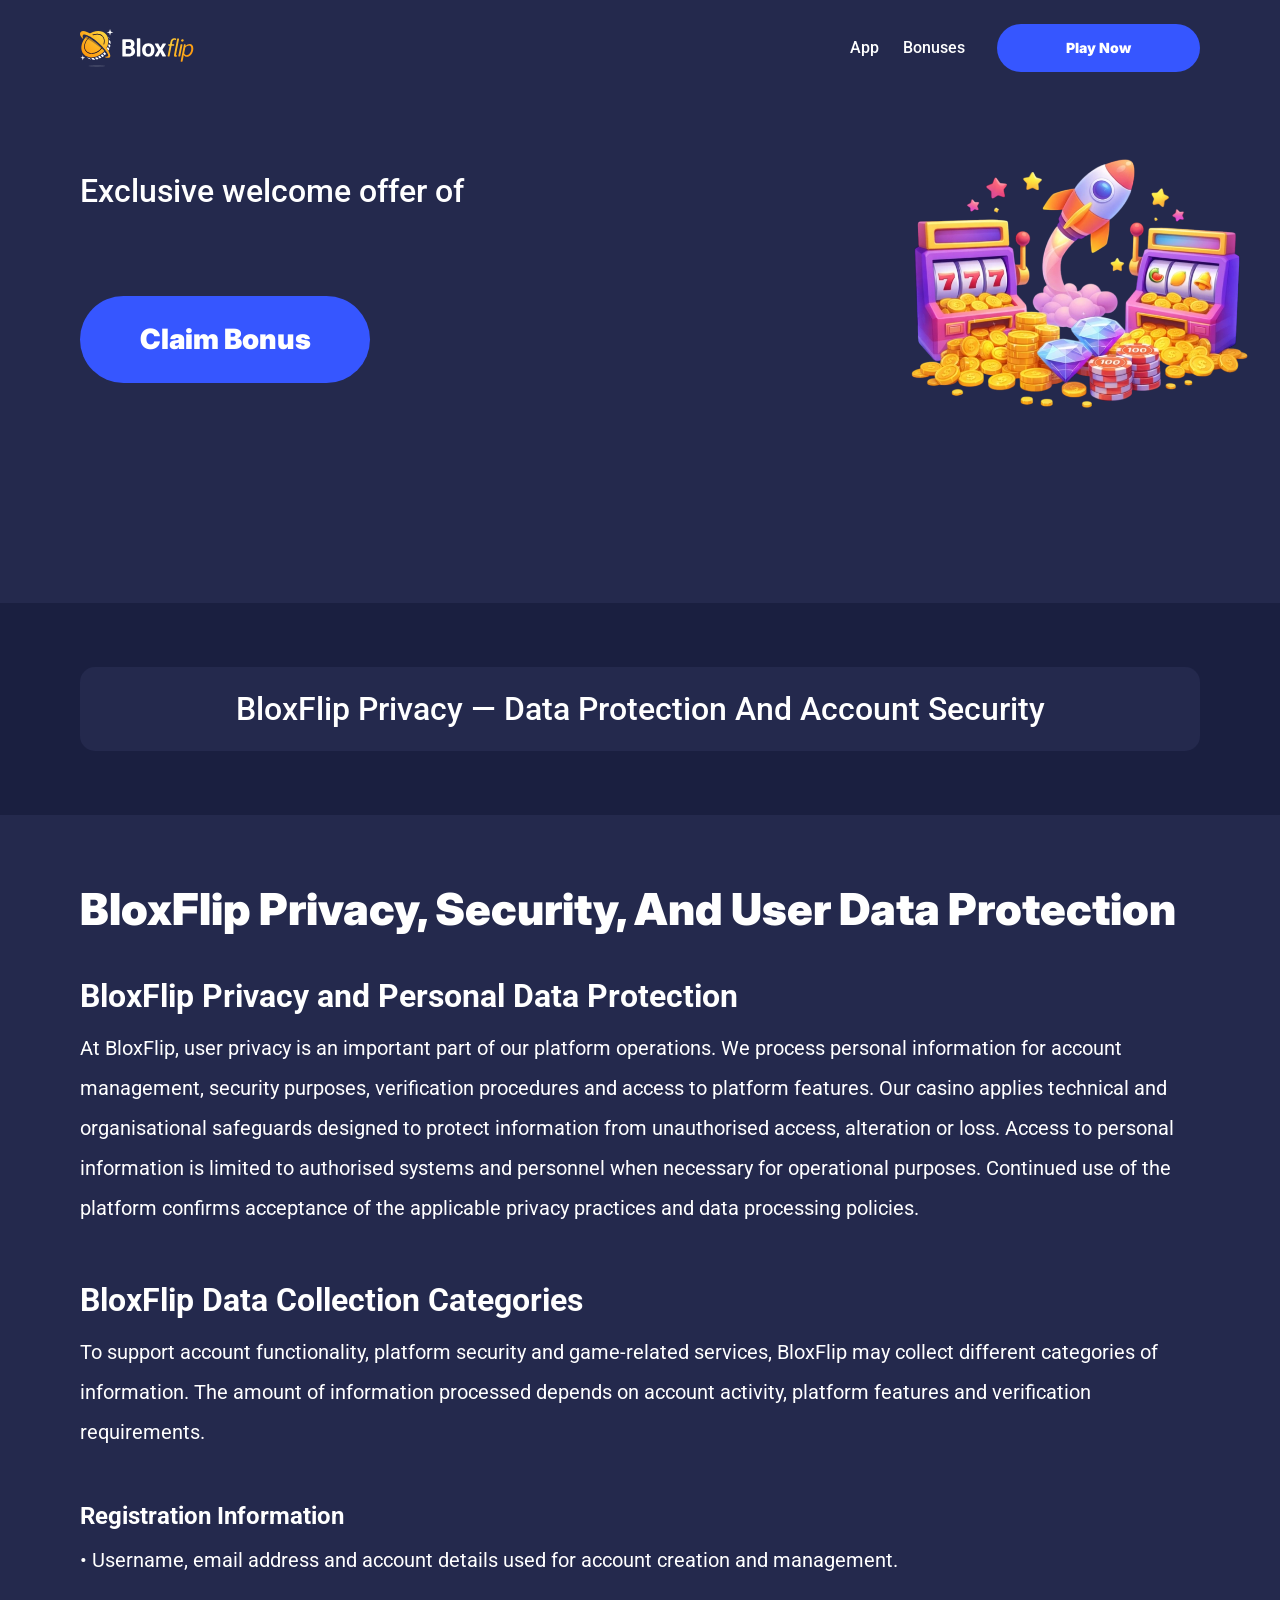
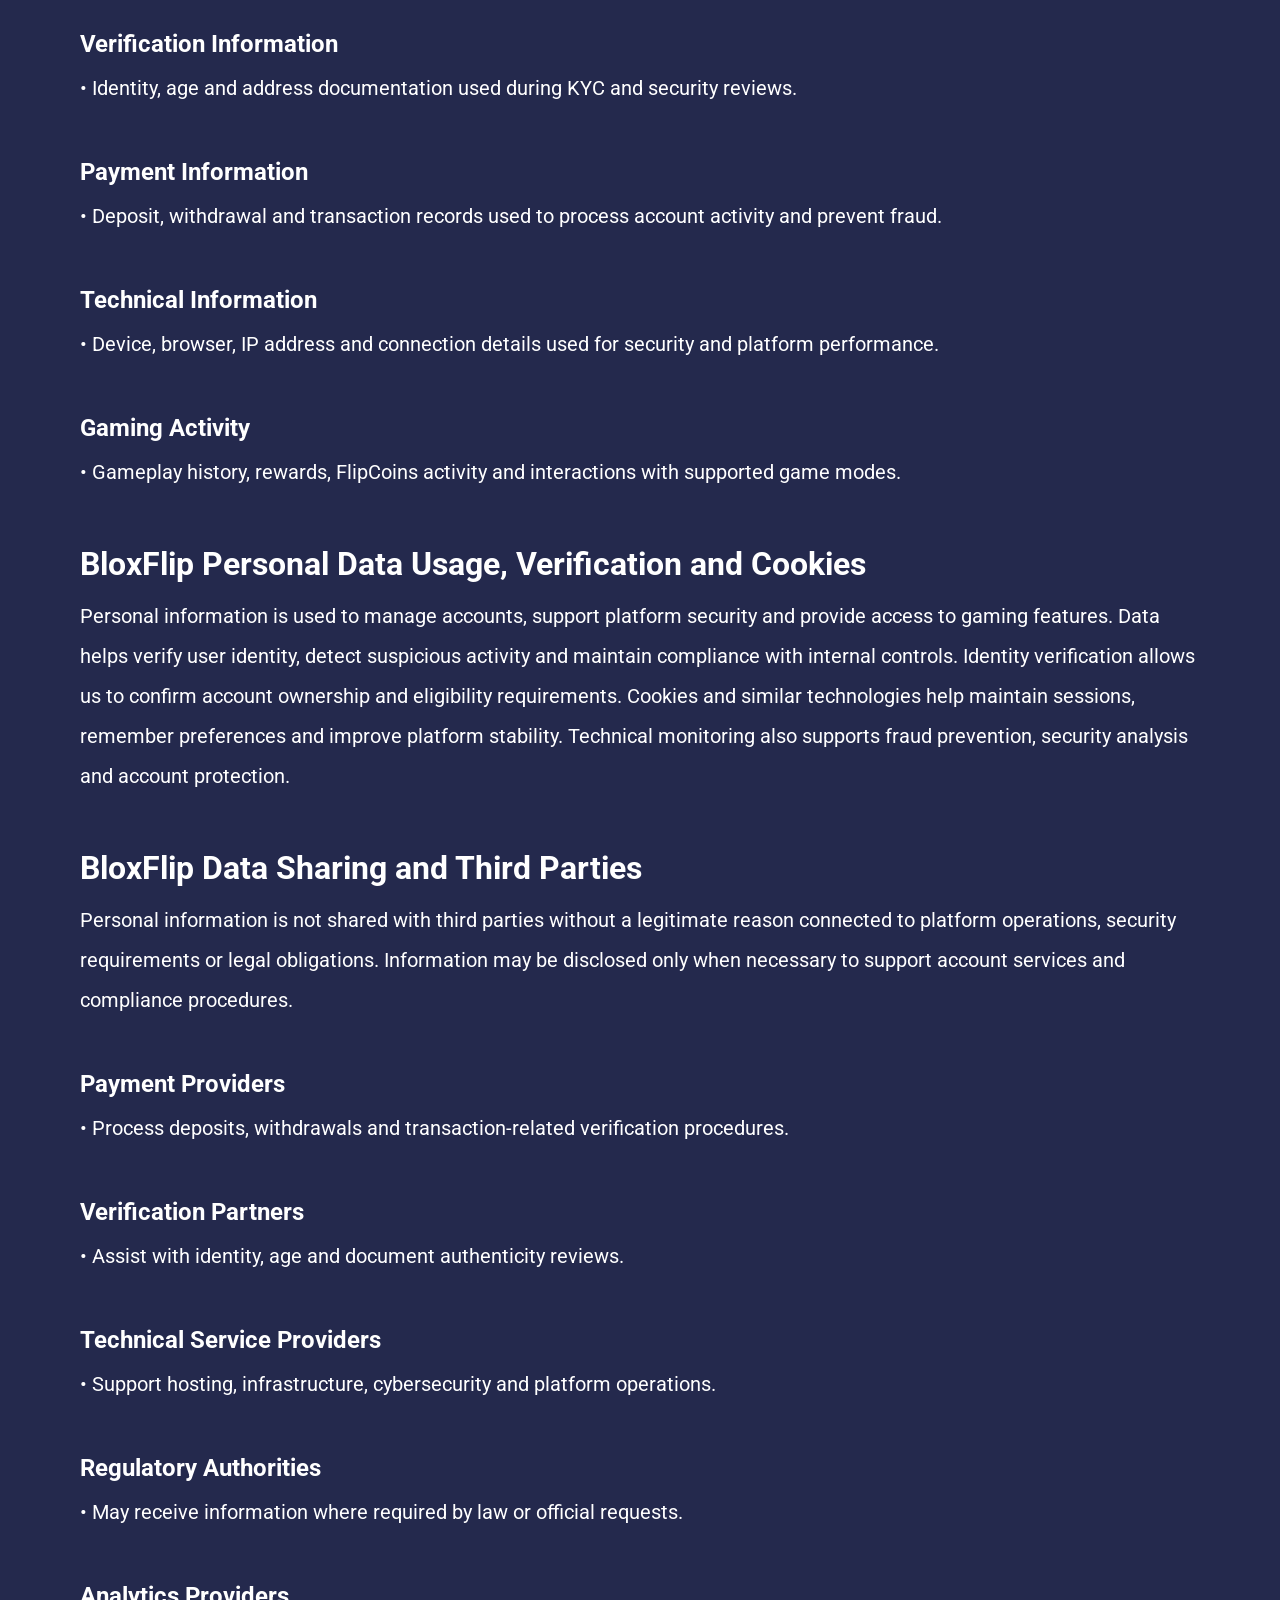
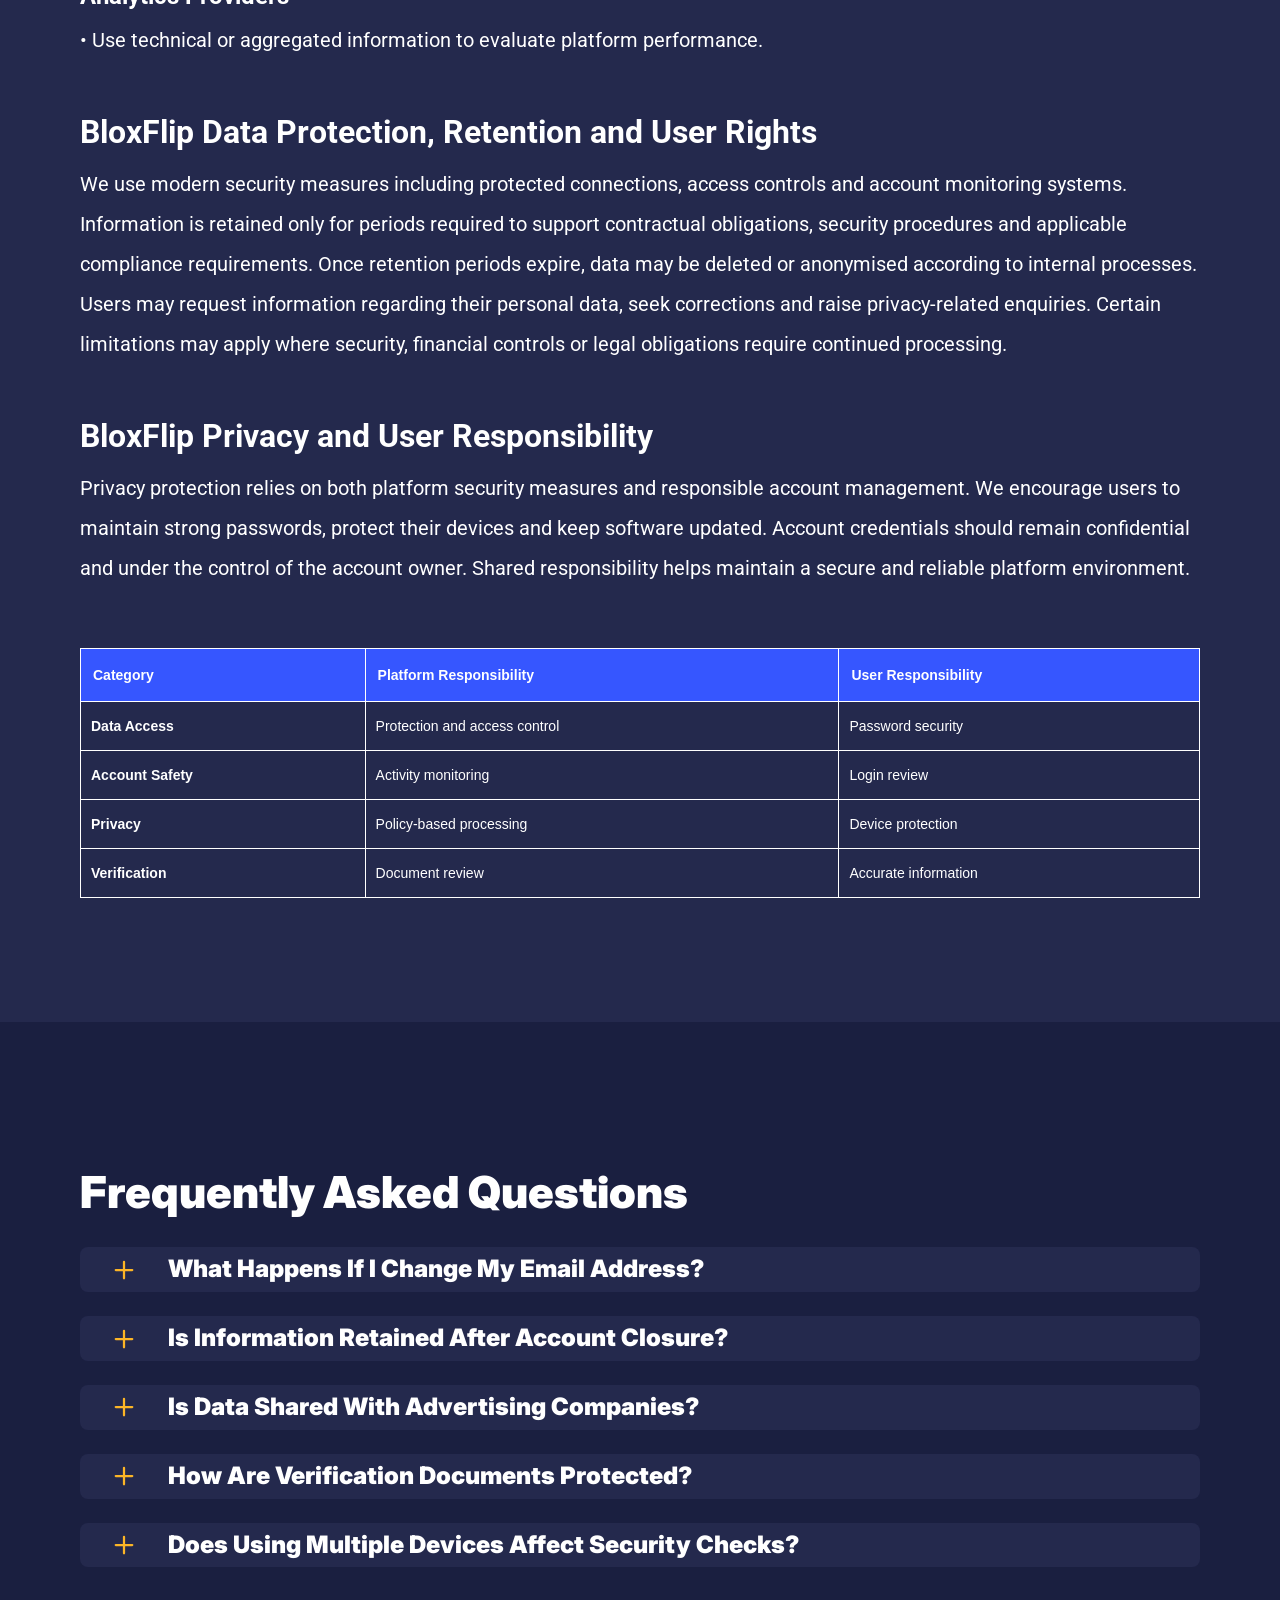
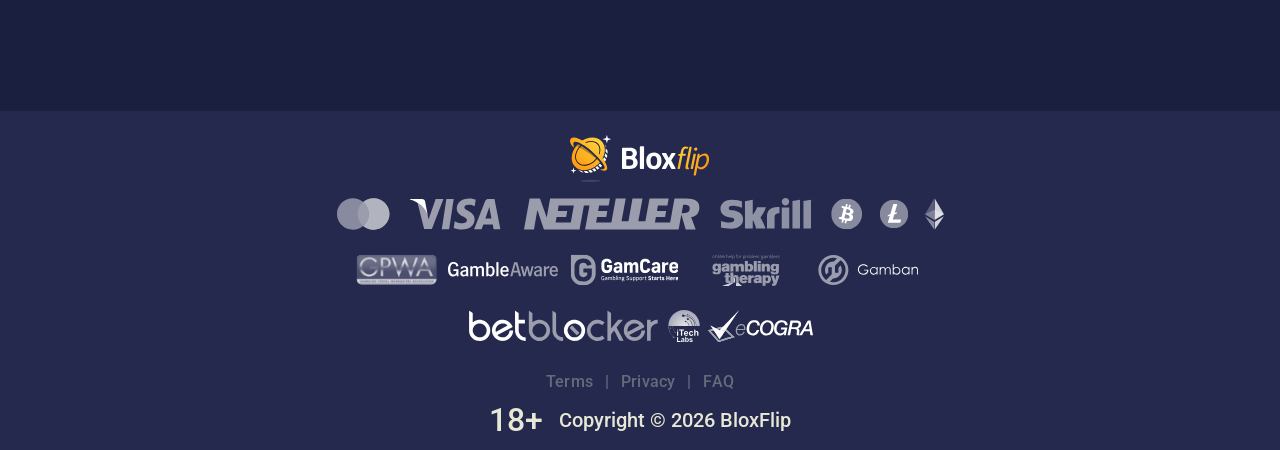
<file: privacy.html>
<!DOCTYPE html>
<html lang="en-GB">

<head>
    <meta charset="utf-8">

    <script src="./common.js"></script>
    <script src="./pages.js"></script>

    <link rel="manifest" href="./manifest.json">

    <link rel="preconnect" href="https://fonts.googleapis.com" />
    <link rel="preconnect" href="https://fonts.gstatic.com" crossorigin />
    <!-- Google Fonts -->
    <link
            href="https://fonts.googleapis.com/css2?family=Inter:wght@300;400;500;600;700&display=swap"
            rel="stylesheet"
    />

    <!-- Google Fonts -->
    <link
            href="https://fonts.googleapis.com/css2?family=Roboto:wght@300;400;500;600;700&display=swap"
            rel="stylesheet"
    />

    <meta name="viewport" content="width=device-width, initial-scale=1, minimum-scale=1, maximum-scale=2">
    <link rel="preload" as="image" href="_assets/images/1781272430-logotype.svg" fetchpriority="high">
    <link rel="stylesheet" href="./normalize.css">
    <link rel="stylesheet" href="./index.css">
    <meta name="theme-color" content="">
    <title>BloxFlip Privacy: Personal Data Processing, Cookies and Security Measures</title>
    <meta name="description"
          content="Learn how BloxFlip collects, processes and protects personal information, manages cookies, performs verification checks and supports account security and privacy rights.">
    <link rel="canonical" href="https://bloxflip-online.com/privacy">
    <meta property="og:title" content="BloxFlip Privacy: Personal Data Processing, Cookies and Security Measures">
    <meta property="og:description"
          content="Learn how BloxFlip collects, processes and protects personal information, manages cookies, performs verification checks and supports account security and privacy rights.">
    <meta property="og:url" content="https://bloxflip-online.com/privacy">
    <meta property="og:site_name" content="BloxFlip Privacy: Personal Data Processing, Cookies and Security Measures">
    <meta property="og:locale" content="en-GB">
    <meta property="og:image" content="_assets/images/1781272416-blox.webp">
    <meta property="og:image:width" content="1200">
    <meta property="og:image:height" content="630">
    <meta property="og:type" content="website">
    <meta name="twitter:card" content="summary_large_image">
    <meta name="twitter:site" content="bloxflip-online.com/privacy">
    <meta name="twitter:title" content="BloxFlip Privacy: Personal Data Processing, Cookies and Security Measures">
    <meta name="twitter:description"
          content="Learn how BloxFlip collects, processes and protects personal information, manages cookies, performs verification checks and supports account security and privacy rights.">
    <meta name="twitter:image" content="_assets/images/1781272416-blox.webp">
    <meta name="twitter:image:width" content="1200">
    <meta name="twitter:image:height" content="630">
    <link rel="icon" href="_assets/images/1781272422-favicon-2026-06-12t163749989.ico" type="image/x-icon" sizes="16x16">
    <meta name="language" content="en-GB">
    <link rel="apple-touch-icon" href="_assets/images/1781272122-favicon-2026-06-12t163749989.ico" sizes="96x96">
    <link rel="icon" href="_assets/images/1781272122-favicon-2026-06-12t163749989.ico" type="image/webp" sizes="192x192">

    <link rel="preload" href="_assets/images/1781272538-blox.webp" as="image" fetchpriority="high">

</head>

<body>
<svg
        style="display: none"
        xmlns="http://www.w3.org/2000/svg"
        width="1em"
        height="1em"
        viewBox="0 0 256 256"
>
    <symbol id="minus-icon" viewBox="0 0 256 256">
        <path
                fill="#FCB526"
                d="M228 128a12 12 0 0 1-12 12H40a12 12 0 0 1 0-24h176a12 12 0 0 1 12 12"
        />
    </symbol>
</svg>

<svg
        style="display: none"
        xmlns="http://www.w3.org/2000/svg"
        width="1em"
        height="1em"
        viewBox="0 0 32 32"
>
    <symbol id="globe-icon" viewBox="0 0 32 32">
        <path
                fill="#3656FF"
                d="M32.032 16c0-8.501-6.677-15.472-15.072-15.969-0.173-0.019-0.346-0.032-0.523-0.032-0.052 0-0.104 0.005-0.156 0.007-0.093-0.002-0.186-0.007-0.281-0.007-8.84 0-16.032 7.178-16.032 16.001s7.192 16.001 16.032 16.001c0.094 0 0.188-0.006 0.281-0.008 0.052 0.002 0.104 0.008 0.156 0.008 0.176 0 0.349-0.012 0.523-0.032 8.395-0.497 15.072-7.468 15.072-15.969zM29.049 21.151c-0.551-0.16-1.935-0.507-4.377-0.794 0.202-1.381 0.313-2.84 0.313-4.357 0-1.196-0.069-2.354-0.197-3.469 3.094-0.37 4.45-0.835 4.54-0.867l-0.372-1.050c0.695 1.659 1.080 3.478 1.080 5.386 0 1.818-0.352 3.555-0.987 5.151zM8.921 16c0-1.119 0.074-2.212 0.21-3.263 1.621 0.127 3.561 0.222 5.839 0.243v6.939c-2.219 0.021-4.114 0.111-5.709 0.234-0.22-1.319-0.34-2.715-0.34-4.154zM16.967 2.132c2.452 0.711 4.552 4.115 5.492 8.628-1.512 0.12-3.332 0.209-5.492 0.229v-8.857zM14.971 2.156v8.832c-2.136-0.021-3.965-0.109-5.502-0.226 0.96-4.457 3.076-7.836 5.502-8.606zM14.971 21.913l0 7.929c-2.263-0.718-4.256-3.705-5.293-7.719 1.492-0.11 3.253-0.189 5.292-0.21zM16.967 29.868l-0-7.955c2.061 0.020 3.814 0.102 5.288 0.217-1.019 4.067-3 7.076-5.288 7.738zM16.967 19.92l0-6.939c2.291-0.021 4.218-0.118 5.818-0.25 0.131 1.053 0.203 2.147 0.203 3.268 0 1.442-0.116 2.84-0.329 4.16-1.575-0.128-3.462-0.219-5.692-0.24zM28.588 9.81c-0.302 0.094-1.564 0.453-4.094 0.751-0.564-2.998-1.584-5.561-2.91-7.412 3.048 1.325 5.535 3.697 7.005 6.661zM11.213 2.831c-1.632 1.873-2.963 4.568-3.691 7.754-2.265-0.245-3.623-0.534-4.166-0.665 1.585-3.27 4.407-5.836 7.856-7.088zM2.614 11.787c0.385 0.104 1.841 0.467 4.549 0.766-0.155 1.107-0.24 2.26-0.24 3.447 0 1.509 0.136 2.96 0.383 4.334-2.325 0.251-3.755 0.552-4.396 0.706-0.607-1.566-0.944-3.264-0.944-5.041 0-1.467 0.228-2.883 0.649-4.213zM3.784 22.886c0.727-0.154 2.029-0.39 3.956-0.591 0.759 2.803 1.993 5.175 3.473 6.874-3.16-1.148-5.79-3.398-7.429-6.282v0zM21.583 28.849c1.195-1.665 2.14-3.907 2.728-6.525 1.982 0.227 3.226 0.494 3.853 0.652-1.5 2.596-3.808 4.669-6.581 5.873z">
        </path>
    </symbol>
</svg>

<svg width="32" height="31" viewBox="0 0 32 31" fill="none" xmlns="http://www.w3.org/2000/svg">
    <symbol id="star-icon" viewBox="0 0 32 31">
        <path d="M10.0431 24.5932L15.8898 21.0667L21.7365 24.6396L20.2052 17.9577L25.3559 13.5031L18.5811 12.8999L15.8898 6.58913L13.1985 12.8535L6.42371 13.4567L11.5744 17.9577L10.0431 24.5932ZM15.8898 25.4285L8.187 30.0687C7.84672 30.2853 7.49096 30.3781 7.11975 30.3471C6.74853 30.3162 6.42371 30.1925 6.1453 29.9759C5.86688 29.7594 5.65034 29.489 5.49566 29.1648C5.34099 28.8406 5.31005 28.4768 5.40286 28.0734L7.44456 19.3034L0.623417 13.4103C0.314068 13.1319 0.121034 12.8145 0.0443157 12.4581C-0.0324028 12.1017 -0.00951111 11.754 0.112991 11.415C0.235493 11.0759 0.421103 10.7975 0.669819 10.5797C0.918536 10.362 1.25882 10.2227 1.69067 10.1621L10.6927 9.37327L14.1729 1.11366C14.3276 0.742438 14.5676 0.464023 14.8931 0.278414C15.2185 0.0928044 15.5507 0 15.8898 0C16.2288 0 16.5611 0.0928044 16.8865 0.278414C17.2119 0.464023 17.452 0.742438 17.6067 1.11366L21.0869 9.37327L30.0889 10.1621C30.522 10.224 30.8623 10.3632 31.1098 10.5797C31.3572 10.7963 31.5428 11.0747 31.6666 11.415C31.7903 11.7553 31.8138 12.1036 31.7371 12.46C31.6604 12.8163 31.4667 13.1331 31.1562 13.4103L24.335 19.3034L26.3767 28.0734C26.4695 28.4756 26.4386 28.8394 26.2839 29.1648C26.1292 29.4902 25.9127 29.7606 25.6343 29.9759C25.3559 30.1912 25.0311 30.315 24.6598 30.3471C24.2886 30.3793 23.9329 30.2865 23.5926 30.0687L15.8898 25.4285Z" fill="#FCB526"/>
    </symbol>
</svg>

<svg
        xmlns="http://www.w3.org/2000/svg"
        width="1em"
        height="1em"
        viewBox="0 0 256 256"
>
    <symbol id="plus-icon" viewBox="0 0 256 256">
        <path
                fill="#FCB526"
                d="M228 128a12 12 0 0 1-12 12h-76v76a12 12 0 0 1-24 0v-76H40a12 12 0 0 1 0-24h76V40a12 12 0 0 1 24 0v76h76a12 12 0 0 1 12 12"
        />
    </symbol>
</svg>

<svg
        width="33"
        height="32"
        viewBox="0 0 33 32"
        fill="none"
        xmlns="http://www.w3.org/2000/svg"
>
    <symbol id="play-icon" viewBox="0 0 33 32">
        <path
                d="M16.8334 0.0786133C7.9606 0.0786133 0.767578 7.20678 0.767578 15.9998C0.767578 24.7929 7.9606 31.921 16.8334 31.921C25.7061 31.921 32.8992 24.7929 32.8992 15.9998C32.8992 7.20678 25.7061 0.0786133 16.8334 0.0786133ZM22.3861 16.8438L14.3532 21.8192C14.1907 21.9197 14.0059 21.9703 13.821 21.9703C13.6536 21.9703 13.4859 21.929 13.3342 21.8454C13.015 21.67 12.8169 21.3372 12.8169 20.9752V11.0244C12.8169 10.6625 13.015 10.3296 13.3342 10.1543C13.6533 9.97788 14.0436 9.98857 14.3532 10.1805L22.3861 15.1559C22.6796 15.3381 22.858 15.6568 22.858 15.9998C22.858 16.3428 22.6796 16.6616 22.3861 16.8438Z"
                fill="#3656FF"
        />
    </symbol>
</svg>

<svg
        width="20"
        height="20"
        viewBox="0 0 20 20"
        fill="none"
        xmlns="http://www.w3.org/2000/svg"
>
    <symbol id="information-outline" viewBox="0 0 20 20">
        <path
                d="M9 7H11V5H9V7ZM10 18C5.59 18 2 14.41 2 10C2 5.59 5.59 2 10 2C14.41 2 18 5.59 18 10C18 14.41 14.41 18 10 18ZM10 0C8.68678 0 7.38642 0.258658 6.17317 0.761205C4.95991 1.26375 3.85752 2.00035 2.92893 2.92893C1.05357 4.8043 0 7.34784 0 10C0 12.6522 1.05357 15.1957 2.92893 17.0711C3.85752 17.9997 4.95991 18.7362 6.17317 19.2388C7.38642 19.7413 8.68678 20 10 20C12.6522 20 15.1957 18.9464 17.0711 17.0711C18.9464 15.1957 20 12.6522 20 10C20 8.68678 19.7413 7.38642 19.2388 6.17317C18.7362 4.95991 17.9997 3.85752 17.0711 2.92893C16.1425 2.00035 15.0401 1.26375 13.8268 0.761205C12.6136 0.258658 11.3132 0 10 0ZM9 15H11V9H9V15Z"
                fill="#ffffff"
        />
    </symbol>
</svg>

<div class="wrapper">
    <header class="header" id="top">
        <div class="headerBlock">
            <div class="headerLogoContainer"><a href="/" aria-label="Main page"><img class="header__logo logo"
                                                                                                     src="_assets/images/1781272430-logotype.svg" alt="BloxFlip Logo" /></a></div>

            <div class="navBlockMain">

                <!-- Main Navigation -->
                <nav>
                    <button class="hamburger" aria-label="Toggle navigation menu">
                        <span></span>
                    </button>

                    <ul class="nav__list nav__list--header">

                        <li><a href="index">index</a></li>
                        <li><a href="app">App</a></li>
                        <li><a href="bonuses">Bonuses</a></li>
                        <li><a href="terms">Terms</a></li>
                        <li><a href="privacy">Privacy</a></li>
                        <li><a href="faq">FAQ</a></li>

                    </ul>
                </nav>
                <!-- CTA buttons -->
                <div class="btn__list">

                    <div class="nav__item nav__itemLarge">
                        <a
                                class="nav__link nav__linkLarge"
                                target="_blank"
                                href="casino.html?id=example-offer-id"
                                aria-label="Play Now"
                                id="navPlayNow"
                        >
                            Play Now
                        </a>
                    </div>
                </div>
            </div>
        </div>
    </header>
    <main class="main">
        <section class="heroContainer">
            <div class="hero">
                <div class="heroBlock block">
                    <div class="heroGroup">
                        <div class="heroTextGroup">
                            <p class="heroText heroTextDesktop">Exclusive welcome offer of</p>
                            <p class="heroText heroTextMobile">Exclusive welcome bonus of</p>
                            <p class="heroText heroTextBonus" id="bonusText"></p>
                        </div><a target="_blank" class="heroLink" id="bonusLink" href="/" aria-label="Play game"><span
                            class="heroButton btn btn--large">Claim Bonus</span></a>
                    </div>
                </div>
            </div>
            <div class="heroUnder">
                <h1 class="heroText heroMainTitle">BloxFlip Privacy — Data Protection and Account Security</h1>
            </div>
        </section>
        <div class="historyCircleContainer">
            <section class="history">
                <div class="container">
                    <div class="historyBlock block">
                        <h2 class="historyTitle title">BloxFlip Privacy, Security, and User Data Protection</h2>
                        <div class="historyDescription"><h3 style = "font-weight: bold;font-size: 32px;">
BloxFlip Privacy and Personal Data Protection
</h3>
<p>
At BloxFlip, user privacy is an important part of our platform operations. We process personal information for account management, security purposes, verification procedures and access to platform features. Our casino applies technical and organisational safeguards designed to protect information from unauthorised access, alteration or loss. Access to personal information is limited to authorised systems and personnel when necessary for operational purposes. Continued use of the platform confirms acceptance of the applicable privacy practices and data processing policies.
</p>
<br>

<h3 style = "font-weight: bold;font-size: 32px;">
BloxFlip Data Collection Categories
</h3>
<p>
To support account functionality, platform security and game-related services, BloxFlip may collect different categories of information. The amount of information processed depends on account activity, platform features and verification requirements.
</p>
<br>

<h4 style = "font-weight: bold; font-size: 24px;">
Registration Information
</h4>
<ul>
<li>• Username, email address and account details used for account creation and management.</li>
</ul><br>

<h4 style = "font-weight: bold; font-size: 24px;">
Verification Information
</h4>
<ul>
<li>• Identity, age and address documentation used during KYC and security reviews.</li>
</ul><br>

<h4 style = "font-weight: bold; font-size: 24px;">
Payment Information
</h4>
<ul>
<li>• Deposit, withdrawal and transaction records used to process account activity and prevent fraud.</li>
</ul><br>

<h4 style = "font-weight: bold; font-size: 24px;">
Technical Information
</h4>
<ul>
<li>• Device, browser, IP address and connection details used for security and platform performance.</li>
</ul><br>

<h4 style = "font-weight: bold; font-size: 24px;">
Gaming Activity
</h4>
<ul>
<li>• Gameplay history, rewards, FlipCoins activity and interactions with supported game modes.</li>
</ul><br>

<h3 style = "font-weight: bold;font-size: 32px;">
BloxFlip Personal Data Usage, Verification and Cookies
</h3>
<p>
Personal information is used to manage accounts, support platform security and provide access to gaming features. Data helps verify user identity, detect suspicious activity and maintain compliance with internal controls. Identity verification allows us to confirm account ownership and eligibility requirements. Cookies and similar technologies help maintain sessions, remember preferences and improve platform stability. Technical monitoring also supports fraud prevention, security analysis and account protection.
</p>
<br>

<h3 style = "font-weight: bold;font-size: 32px;">
BloxFlip Data Sharing and Third Parties
</h3>
<p>
Personal information is not shared with third parties without a legitimate reason connected to platform operations, security requirements or legal obligations. Information may be disclosed only when necessary to support account services and compliance procedures.
</p>
<br>

<h4 style = "font-weight: bold; font-size: 24px;">
Payment Providers
</h4>
<ul>
<li>• Process deposits, withdrawals and transaction-related verification procedures.</li>
</ul><br>

<h4 style = "font-weight: bold; font-size: 24px;">
Verification Partners
</h4>
<ul>
<li>• Assist with identity, age and document authenticity reviews.</li>
</ul><br>

<h4 style = "font-weight: bold; font-size: 24px;">
Technical Service Providers
</h4>
<ul>
<li>• Support hosting, infrastructure, cybersecurity and platform operations.</li>
</ul><br>

<h4 style = "font-weight: bold; font-size: 24px;">
Regulatory Authorities
</h4>
<ul>
<li>• May receive information where required by law or official requests.</li>
</ul><br>

<h4 style = "font-weight: bold; font-size: 24px;">
Analytics Providers
</h4>
<ul>
<li>• Use technical or aggregated information to evaluate platform performance.</li>
</ul><br>

<h3 style = "font-weight: bold;font-size: 32px;">
BloxFlip Data Protection, Retention and User Rights
</h3>
<p>
We use modern security measures including protected connections, access controls and account monitoring systems. Information is retained only for periods required to support contractual obligations, security procedures and applicable compliance requirements. Once retention periods expire, data may be deleted or anonymised according to internal processes. Users may request information regarding their personal data, seek corrections and raise privacy-related enquiries. Certain limitations may apply where security, financial controls or legal obligations require continued processing.
</p>
<br>

<h3 style = "font-weight: bold;font-size: 32px;">
BloxFlip Privacy and User Responsibility
</h3>
<p>
Privacy protection relies on both platform security measures and responsible account management. We encourage users to maintain strong passwords, protect their devices and keep software updated. Account credentials should remain confidential and under the control of the account owner. Shared responsibility helps maintain a secure and reliable platform environment.
</p>
<br>

<table style="width: 100%; border-collapse: collapse; margin: 20px auto; font-family: sans-serif; color: #ffffff;font-size:14px">
<thead>
<tr style="background-color: #3656FF;">
<th style="border: 1px solid #ffffff; padding: 12px; text-align: left; color: #ffffff; font-weight: bold;">Category</th>
<th style="border: 1px solid #ffffff; padding: 12px; text-align: left; color: #ffffff; font-weight: bold;">Platform Respon&shy;sibility</th>
<th style="border: 1px solid #ffffff; padding: 12px; text-align: left; color: #ffffff; font-weight: bold;">User Respon&shy;sibility</th>
</tr>
</thead>
<tbody>
<tr>
<td style="border: 1px solid #ffffff; padding: 10px;"><strong>Data Access</strong></td>
<td style="border: 1px solid #ffffff; padding: 10px;">Protection and access control</td>
<td style="border: 1px solid #ffffff; padding: 10px;">Password security</td>
</tr>
<tr>
<td style="border: 1px solid #ffffff; padding: 10px;"><strong>Account Safety</strong></td>
<td style="border: 1px solid #ffffff; padding: 10px;">Activity monitoring</td>
<td style="border: 1px solid #ffffff; padding: 10px;">Login review</td>
</tr>
<tr>
<td style="border: 1px solid #ffffff; padding: 10px;"><strong>Privacy</strong></td>
<td style="border: 1px solid #ffffff; padding: 10px;">Policy-based processing</td>
<td style="border: 1px solid #ffffff; padding: 10px;">Device protection</td>
</tr>
<tr>
<td style="border: 1px solid #ffffff; padding: 10px;"><strong>Verifi&shy;cation</strong></td>
<td style="border: 1px solid #ffffff; padding: 10px;">Document review</td>
<td style="border: 1px solid #ffffff; padding: 10px;">Accurate information</td>
</tr>
</tbody>
</table>
<br></div>
                    </div>
                </div>
            </section>
        </div>
        <section class="faq">
            <div class="container">
                <div class="faqBlock block">
                    <h2 class="faqTitle title"><span>Frequently Asked Questions</span></h2>
                    <div class="faqGroup"><input class="faqInput" type="checkbox" id="what_happens_if_i_change_my_email_address"/><label
                            class="faqLabel" for="what_happens_if_i_change_my_email_address">

                        <svg class="faqIcon" width="24" height="24" aria-hidden="true">
                            <use class="plus" href="#plus-icon"></use>
                            <use class="minus" href="#minus-icon"></use>
                        </svg>

                        <span class="gradientContainer"> What happens if I change my email address? </span></label>
                        <div class="faqContent">
                            <p>Account information may be updated according to applicable security procedures.</p>
                        </div>
                    </div>
                    <div class="faqGroup"><input class="faqInput" type="checkbox" id="is_information_retained_after_account_closure"/><label
                            class="faqLabel" for="is_information_retained_after_account_closure">

                        <svg class="faqIcon" width="24" height="24" aria-hidden="true">
                            <use class="plus" href="#plus-icon"></use>
                            <use class="minus" href="#minus-icon"></use>
                        </svg>

                        <span class="gradientContainer"> Is information retained after account closure? </span></label>
                        <div class="faqContent">
                            <p>Certain records may be retained for defined periods to satisfy legal, financial and compliance requirements.</p>
                        </div>
                    </div>
                    <div class="faqGroup"><input class="faqInput" type="checkbox" id="is_data_shared_with_advertising_companies"/><label
                            class="faqLabel" for="is_data_shared_with_advertising_companies">

                        <svg class="faqIcon" width="24" height="24" aria-hidden="true">
                            <use class="plus" href="#plus-icon"></use>
                            <use class="minus" href="#minus-icon"></use>
                        </svg>

                        <span class="gradientContainer"> Is data shared with advertising companies? </span></label>
                        <div class="faqContent">
                            <p>Information sharing occurs only in accordance with privacy practices and authorised processing requirements.</p>
                        </div>
                    </div>
                    <div class="faqGroup"><input class="faqInput" type="checkbox" id="how_are_verification_documents_protected"/><label
                            class="faqLabel" for="how_are_verification_documents_protected">

                        <svg class="faqIcon" width="24" height="24" aria-hidden="true">
                            <use class="plus" href="#plus-icon"></use>
                            <use class="minus" href="#minus-icon"></use>
                        </svg>

                        <span class="gradientContainer"> How are verification documents protected? </span></label>
                        <div class="faqContent">
                            <p>Documents are processed through secure systems and used solely for identity verification purposes.</p>
                        </div>
                    </div>
                    <div class="faqGroup"><input class="faqInput" type="checkbox" id="does_using_multiple_devices_affect_security_checks"/><label
                            class="faqLabel" for="does_using_multiple_devices_affect_security_checks">

                        <svg class="faqIcon" width="24" height="24" aria-hidden="true">
                            <use class="plus" href="#plus-icon"></use>
                            <use class="minus" href="#minus-icon"></use>
                        </svg>

                        <span class="gradientContainer"> Does using multiple devices affect security checks? </span></label>
                        <div class="faqContent">
                            <p>Additional verification may occasionally be required when new devices or unusual login patterns are detected.</p>
                        </div>
                    </div>
                </div>
            </div>
        </section>
    </main>
</div>

<footer class="footer">
    <div class="footerContainer">
        <div class="footerTop">
            <div class="footerLogoContainer"><a href="https://bloxflip-online.com/privacy" aria-label="Main page"><img class="footer__logo"
                                                                                                     src="_assets/images/1781272566-logotype.svg" alt="" width="140"
                                                                                                     height="48" /></a></div>
            <div class="footerPay">
                <div class="payBlock"><img class="payElementGrey"
                                           src="./assets/images/footer/payment/masterCard.svg" alt="MasterCard" /><img
                        class="payElementColor" src="./assets/images/footer/payment/masterCard--color.svg"
                        alt="MasterCard" title="MasterCard in BloxFlip" /></div>
                <div class="payBlock"><img class="payElementGrey" src="./assets/images/footer/payment/visa.svg"
                                           alt="Visa" /><img class="payElementColor"
                                                             src="./assets/images/footer/payment/visa--color.svg" alt="Visa" title="Visa in BloxFlip" /></div>
                <div class="payBlock"><img class="payElementGrey" src="./assets/images/footer/payment/neteller.svg"
                                           alt="Neteller" /><img class="payElementColor"
                                                                 src="./assets/images/footer/payment/neteller--color.svg" alt="Neteller" title="Neteller in BloxFlip" /></div>
                <div class="payBlock"><img class="payElementGrey" src="./assets/images/footer/payment/skrill.svg"
                                           alt="Skrill" /><img class="payElementColor"
                                                               src="./assets/images/footer/payment/skrill--color.svg" alt="Skrill" title="Skrill in BloxFlip" /></div>
                <div class="payBlock"><img class="payElementGrey" src="./assets/images/footer/payment/bitcoin.svg"
                                           alt="Bitcoin" /><img class="payElementColor"
                                                                src="./assets/images/footer/payment/bitcoin--color.svg" alt="Bitcoin" title="Bitcoin in BloxFlip" /></div>
                <div class="payBlock"><img class="payElementGrey" src="./assets/images/footer/payment/litecoin.svg"
                                           alt="Litecoin" /><img class="payElementColor"
                                                                 src="./assets/images/footer/payment/litecoin--color.svg" alt="Litecoin" title="Litecoin in BloxFlip" /></div>
                <div class="payBlock"><img class="payElementGrey" src="./assets/images/footer/payment/ethereum.svg"
                                           alt="Etherium" /><img class="payElementColor"
                                                                 src="./assets/images/footer/payment/ethereum--color.svg" alt="Etherium" title="Etherium in BloxFlip" /></div>
            </div>
        </div>
        <div class="footerMiddle">
            <div class="footerOperator">
                <div class="operatorBlock"><img class="operatorElementGrey"
                                                src="./assets/images/footer/operator/gpwa.svg" alt="GPWA" /><img
                        class="operatorElementColor" src="./assets/images/footer/operator/gpwa--color.svg"
                        alt="GPWA" title="GPWA in BloxFlip" /></div>
                <div class="operatorBlock"><img class="operatorElementGrey"
                                                src="./assets/images/footer/operator/gambleaware.svg" alt="Gamble Aware" /><img
                        class="operatorElementColor" src="./assets/images/footer/operator/gambleaware--color.svg"
                        alt="Gamble Aware" title="Gamble Aware in BloxFlip" /></div>
                <div class="operatorBlock"><img class="operatorElementGrey"
                                                src="./assets/images/footer/operator/gamcare.svg" alt="Game care" /><img
                        class="operatorElementColor" src="./assets/images/footer/operator/gamcare--color.svg"
                        alt="Game care" title="Game care in BloxFlip" /></div>
                <div class="operatorBlock"><img class="operatorElementGrey"
                                                src="./assets/images/footer/operator/gambling-therapy.svg" alt="Gambling Therapy" /><img
                        class="operatorElementColor"
                        src="./assets/images/footer/operator/gambling-therapy--color.svg" alt="Gambling Therapy" title="Gambling Therapy in BloxFlip" />
                </div>
                <div class="operatorBlock"><img class="operatorElementGrey"
                                                src="./assets/images/footer/operator/gamban.svg" alt="Gamban" /><img
                        class="operatorElementColor" src="./assets/images/footer/operator/gamban--color.svg"
                        alt="Gamban" title="Gamban in BloxFlip" /></div>
                <div class="operatorBlock"><img class="operatorElementGrey"
                                                src="./assets/images/footer/operator/betblocker.svg" alt="BetBlocker" /><img
                        class="operatorElementColor" src="./assets/images/footer/operator/betblocker--color.svg"
                        alt="BetBlocker" title="BetBlocker in BloxFlip" /></div>
                <div class="operatorBlock"><img class="operatorElementGrey"
                                                src="./assets/images/footer/operator/itech_labs.svg" alt="ITech Labs" /><img
                        class="operatorElementColor" src="./assets/images/footer/operator/itech_labs--color.svg"
                        alt="ITech Labs" title="ITech Labs in BloxFlip" /></div>
                <div class="operatorBlock"><img class="operatorElementGrey"
                                                src="./assets/images/footer/operator/ecogra.svg" alt="Ecogra" /><img
                        class="operatorElementColor" src="./assets/images/footer/operator/ecogra--color.svg"
                        alt="Ecogra" title="Ecogra in BloxFlip" /></div>
            </div>
        </div>
        <div class="footerNavBlock">
            <nav>
                <ul class="nav__list--footer">

                    <li class="footer__navItem"><a href="index">index</a></li>
                    <li class="footer__navItem"><a href="app">App</a></li>
                    <li class="footer__navItem"><a href="bonuses">Bonuses</a></li>
                    <li class="footer__navItem"><a href="terms">Terms</a></li>
                    <li class="footer__navItem"><a href="privacy">Privacy</a></li>
                    <li class="footer__navItem"><a href="faq">FAQ</a></li>

                </ul>
            </nav>
        </div>
        <div class="footerBottom">
            <div class="footerBottomGroup">
                <p class="footerBottomAge">18+</p>
                <p class="footerBottomCopyright">Copyright © <span class="js-current-year"></span> BloxFlip </p>
            </div>
        </div>
    </div>
</footer>

<script>
    var playButtonName = "#play-icon";
    var informationOutlineName =
        "#information-outline";
    var topCasinoButtonText = "Claim Bonus";
    var welcomeBonusText = "Welcome bonus";
    var bonusDetailsButtonText = "";
    var playNowText = "";
    var maximumAmountText = "";
    var wagerText = "";
    var bonusCodeText = "";
    var depositText = "";
    var casinoName = "BloxFlip";
</script>

</body>
</html>
</file>
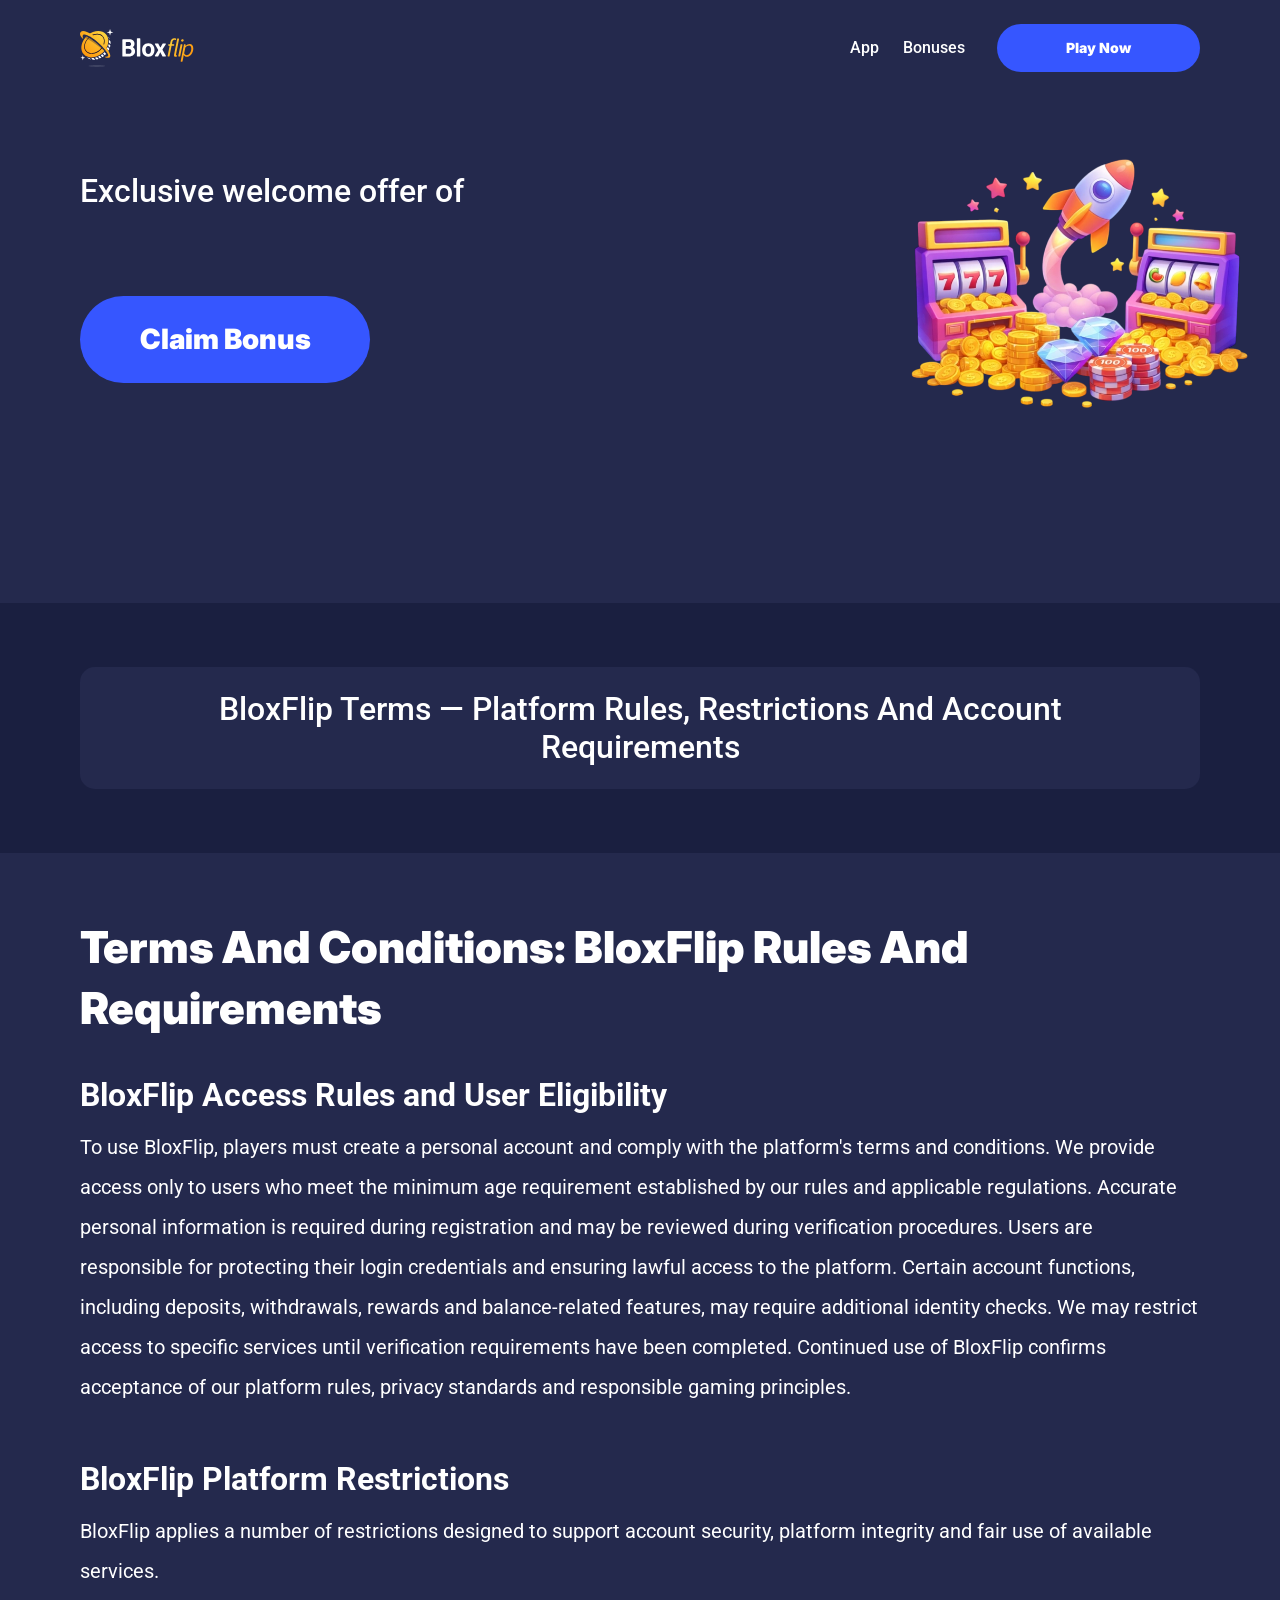
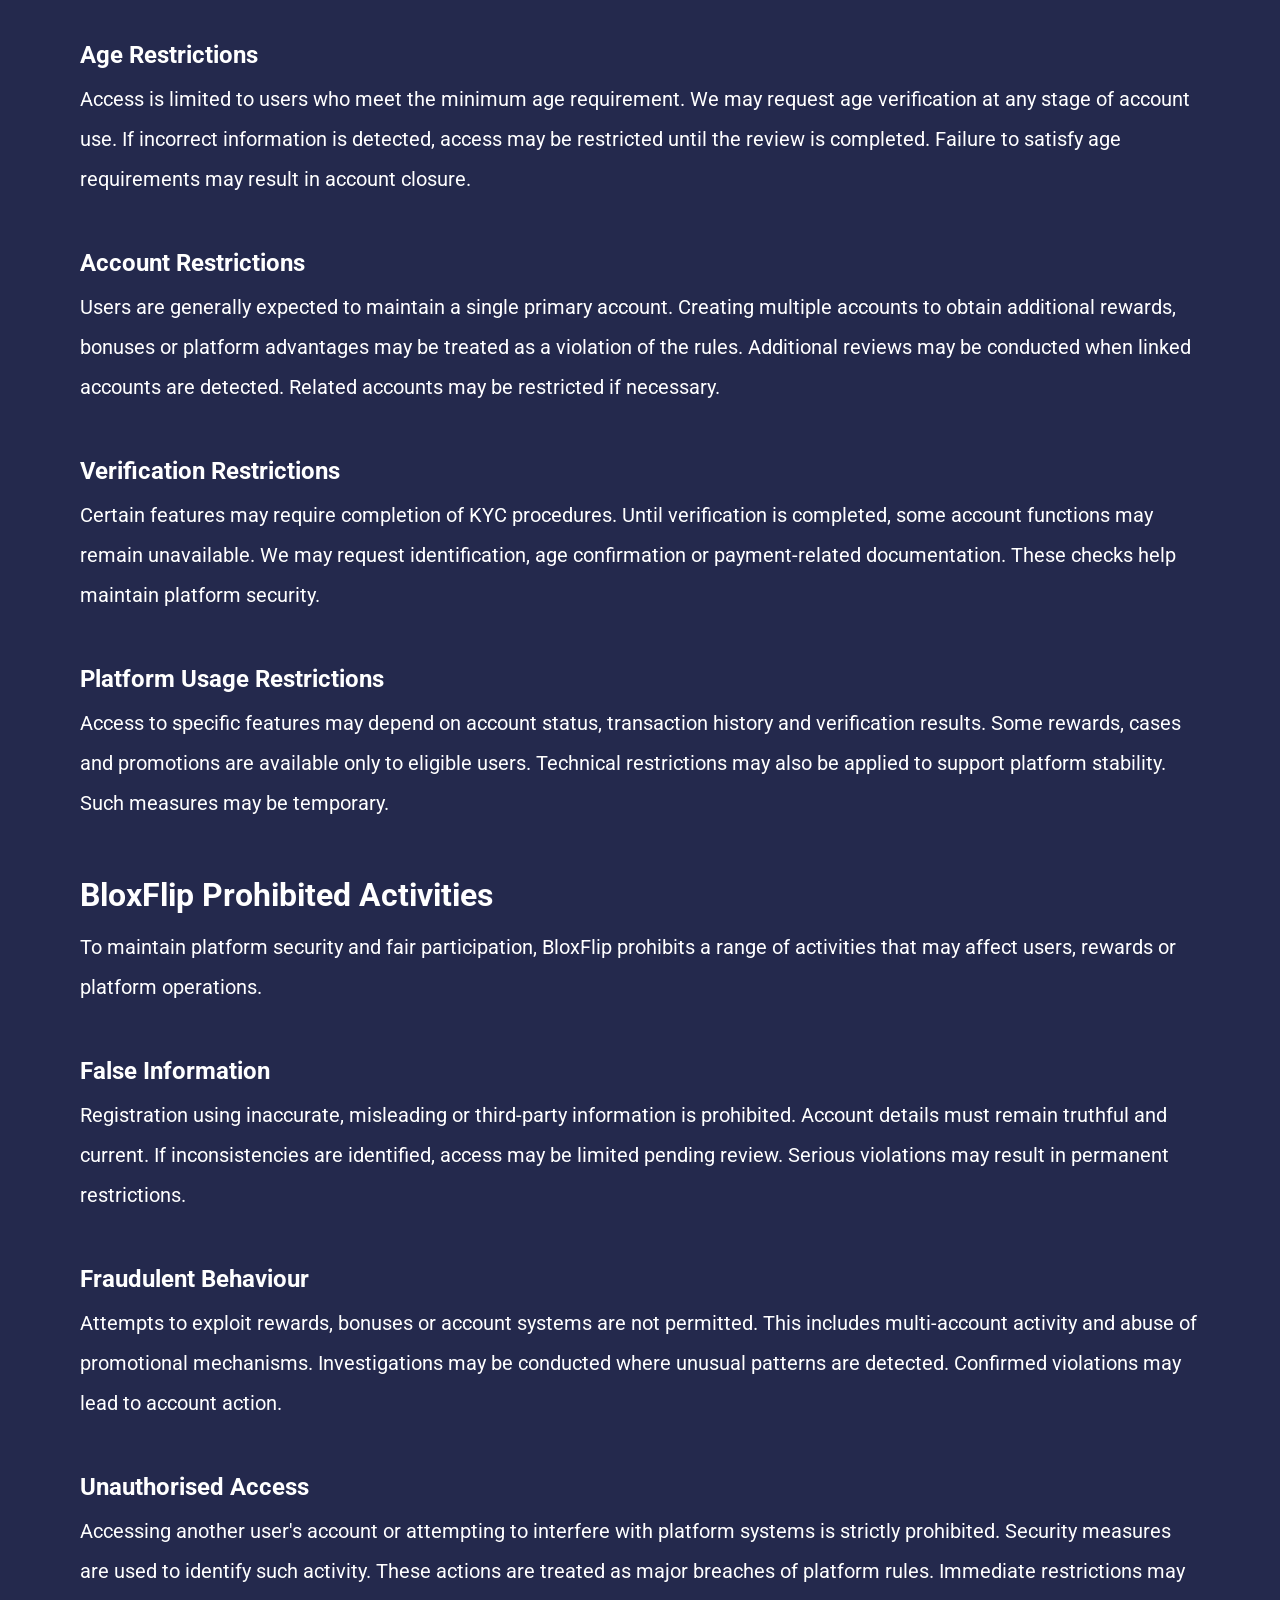
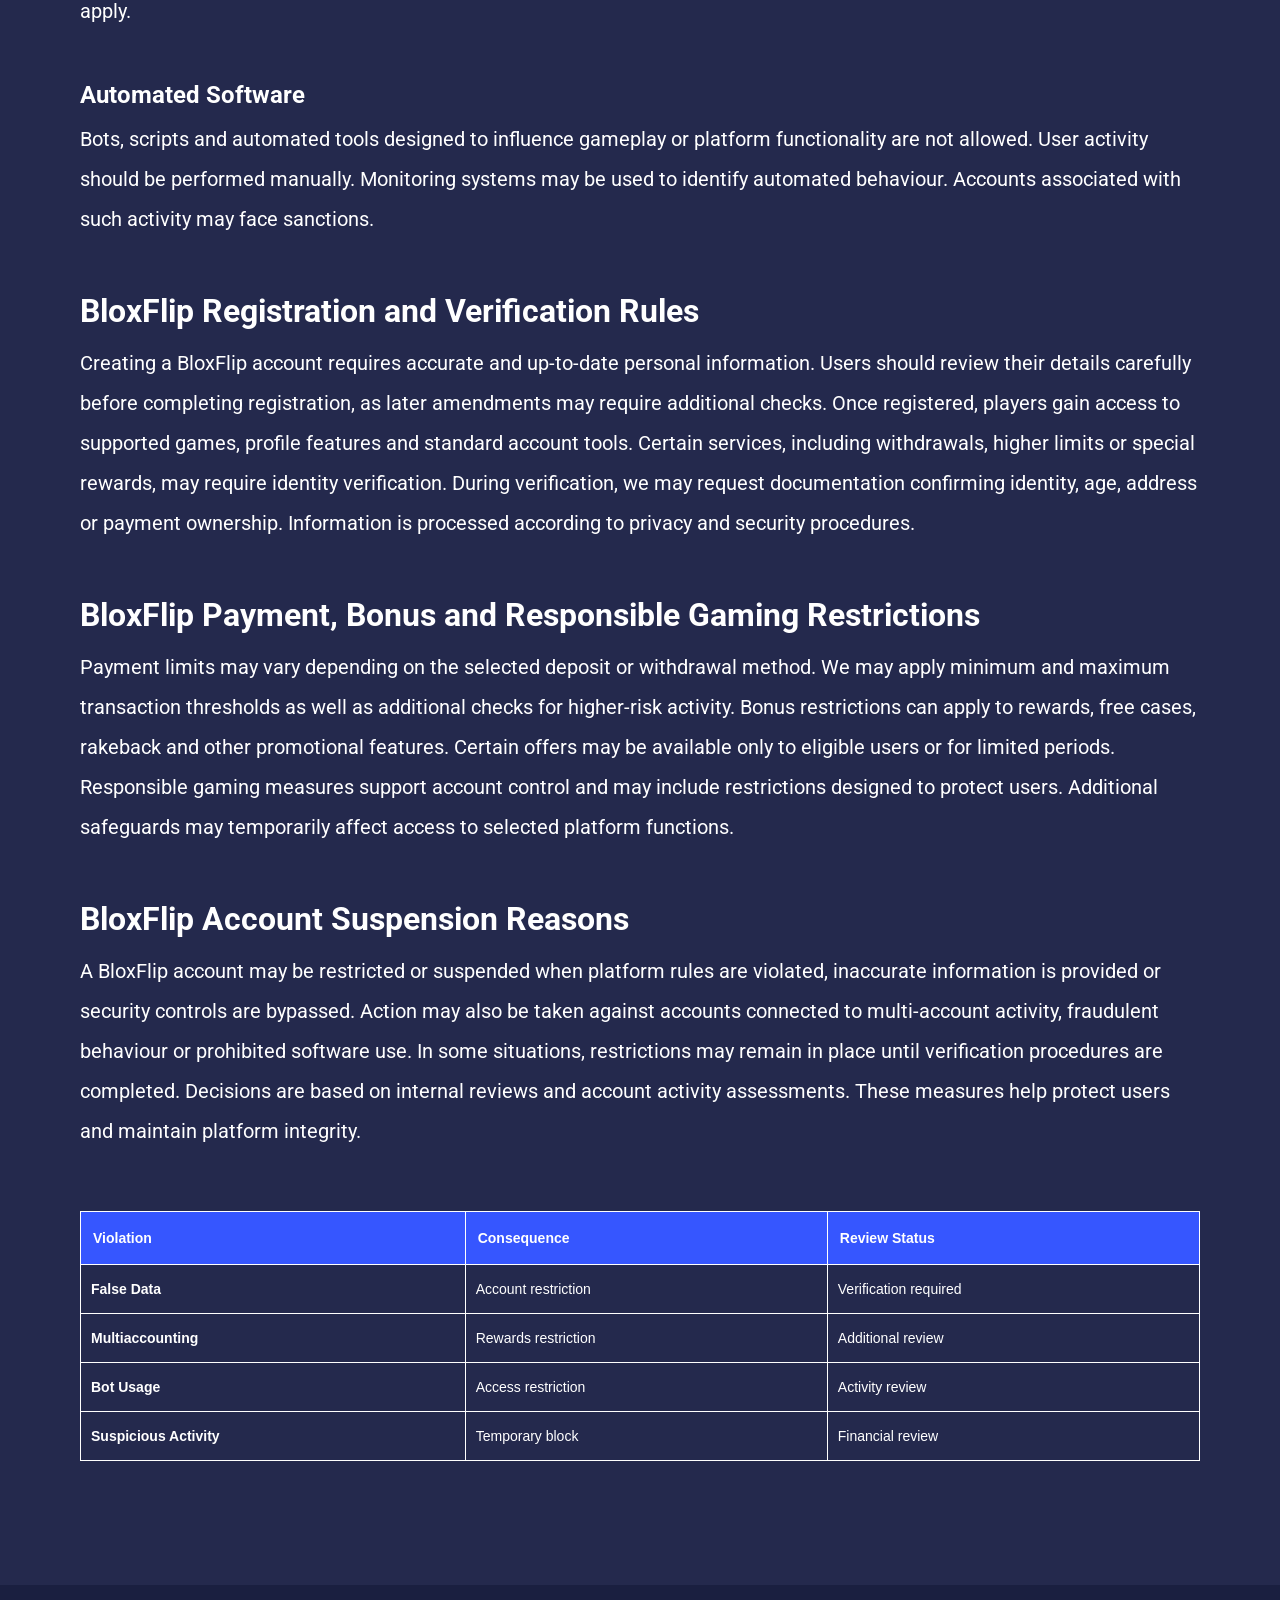
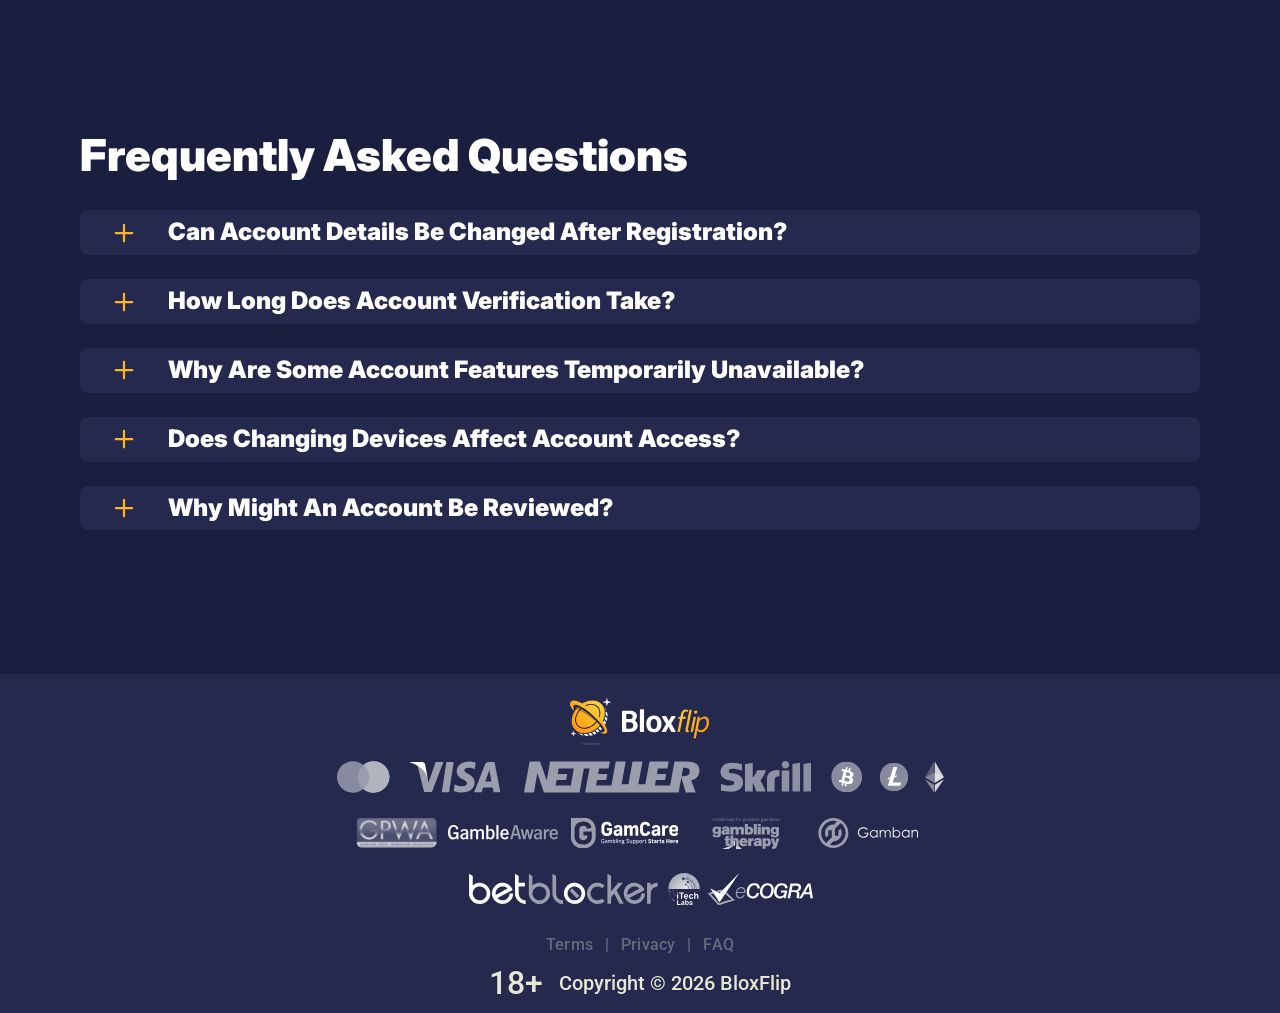
<file: terms.html>
<!DOCTYPE html>
<html lang="en-GB">

<head>
    <meta charset="utf-8">

    <script src="./common.js"></script>
    <script src="./pages.js"></script>

    <link rel="manifest" href="./manifest.json">

    <link rel="preconnect" href="https://fonts.googleapis.com" />
    <link rel="preconnect" href="https://fonts.gstatic.com" crossorigin />
    <!-- Google Fonts -->
    <link
            href="https://fonts.googleapis.com/css2?family=Inter:wght@300;400;500;600;700&display=swap"
            rel="stylesheet"
    />

    <!-- Google Fonts -->
    <link
            href="https://fonts.googleapis.com/css2?family=Roboto:wght@300;400;500;600;700&display=swap"
            rel="stylesheet"
    />

    <meta name="viewport" content="width=device-width, initial-scale=1, minimum-scale=1, maximum-scale=2">
    <link rel="preload" as="image" href="_assets/images/1781272430-logotype.svg" fetchpriority="high">
    <link rel="stylesheet" href="./normalize.css">
    <link rel="stylesheet" href="./index.css">
    <meta name="theme-color" content="">
    <title>BloxFlip Terms: Verification Rules, Account Restrictions and Platform Security</title>
    <meta name="description"
          content="Learn about BloxFlip account requirements, registration rules, verification procedures, payment restrictions, rewards limitations, account security measures and responsible platform use.">
    <link rel="canonical" href="https://bloxflip-online.com/terms">
    <meta property="og:title" content="BloxFlip Terms: Verification Rules, Account Restrictions and Platform Security">
    <meta property="og:description"
          content="Learn about BloxFlip account requirements, registration rules, verification procedures, payment restrictions, rewards limitations, account security measures and responsible platform use.">
    <meta property="og:url" content="https://bloxflip-online.com/terms">
    <meta property="og:site_name" content="BloxFlip Terms: Verification Rules, Account Restrictions and Platform Security">
    <meta property="og:locale" content="en-GB">
    <meta property="og:image" content="_assets/images/1781272416-blox.webp">
    <meta property="og:image:width" content="1200">
    <meta property="og:image:height" content="630">
    <meta property="og:type" content="website">
    <meta name="twitter:card" content="summary_large_image">
    <meta name="twitter:site" content="bloxflip-online.com/terms">
    <meta name="twitter:title" content="BloxFlip Terms: Verification Rules, Account Restrictions and Platform Security">
    <meta name="twitter:description"
          content="Learn about BloxFlip account requirements, registration rules, verification procedures, payment restrictions, rewards limitations, account security measures and responsible platform use.">
    <meta name="twitter:image" content="_assets/images/1781272416-blox.webp">
    <meta name="twitter:image:width" content="1200">
    <meta name="twitter:image:height" content="630">
    <link rel="icon" href="_assets/images/1781272422-favicon-2026-06-12t163749989.ico" type="image/x-icon" sizes="16x16">
    <meta name="language" content="en-GB">
    <link rel="apple-touch-icon" href="_assets/images/1781272122-favicon-2026-06-12t163749989.ico" sizes="96x96">
    <link rel="icon" href="_assets/images/1781272122-favicon-2026-06-12t163749989.ico" type="image/webp" sizes="192x192">

    <link rel="preload" href="_assets/images/1781272538-blox.webp" as="image" fetchpriority="high">

</head>

<body>
<svg
        style="display: none"
        xmlns="http://www.w3.org/2000/svg"
        width="1em"
        height="1em"
        viewBox="0 0 256 256"
>
    <symbol id="minus-icon" viewBox="0 0 256 256">
        <path
                fill="#FCB526"
                d="M228 128a12 12 0 0 1-12 12H40a12 12 0 0 1 0-24h176a12 12 0 0 1 12 12"
        />
    </symbol>
</svg>

<svg
        style="display: none"
        xmlns="http://www.w3.org/2000/svg"
        width="1em"
        height="1em"
        viewBox="0 0 32 32"
>
    <symbol id="globe-icon" viewBox="0 0 32 32">
        <path
                fill="#3656FF"
                d="M32.032 16c0-8.501-6.677-15.472-15.072-15.969-0.173-0.019-0.346-0.032-0.523-0.032-0.052 0-0.104 0.005-0.156 0.007-0.093-0.002-0.186-0.007-0.281-0.007-8.84 0-16.032 7.178-16.032 16.001s7.192 16.001 16.032 16.001c0.094 0 0.188-0.006 0.281-0.008 0.052 0.002 0.104 0.008 0.156 0.008 0.176 0 0.349-0.012 0.523-0.032 8.395-0.497 15.072-7.468 15.072-15.969zM29.049 21.151c-0.551-0.16-1.935-0.507-4.377-0.794 0.202-1.381 0.313-2.84 0.313-4.357 0-1.196-0.069-2.354-0.197-3.469 3.094-0.37 4.45-0.835 4.54-0.867l-0.372-1.050c0.695 1.659 1.080 3.478 1.080 5.386 0 1.818-0.352 3.555-0.987 5.151zM8.921 16c0-1.119 0.074-2.212 0.21-3.263 1.621 0.127 3.561 0.222 5.839 0.243v6.939c-2.219 0.021-4.114 0.111-5.709 0.234-0.22-1.319-0.34-2.715-0.34-4.154zM16.967 2.132c2.452 0.711 4.552 4.115 5.492 8.628-1.512 0.12-3.332 0.209-5.492 0.229v-8.857zM14.971 2.156v8.832c-2.136-0.021-3.965-0.109-5.502-0.226 0.96-4.457 3.076-7.836 5.502-8.606zM14.971 21.913l0 7.929c-2.263-0.718-4.256-3.705-5.293-7.719 1.492-0.11 3.253-0.189 5.292-0.21zM16.967 29.868l-0-7.955c2.061 0.020 3.814 0.102 5.288 0.217-1.019 4.067-3 7.076-5.288 7.738zM16.967 19.92l0-6.939c2.291-0.021 4.218-0.118 5.818-0.25 0.131 1.053 0.203 2.147 0.203 3.268 0 1.442-0.116 2.84-0.329 4.16-1.575-0.128-3.462-0.219-5.692-0.24zM28.588 9.81c-0.302 0.094-1.564 0.453-4.094 0.751-0.564-2.998-1.584-5.561-2.91-7.412 3.048 1.325 5.535 3.697 7.005 6.661zM11.213 2.831c-1.632 1.873-2.963 4.568-3.691 7.754-2.265-0.245-3.623-0.534-4.166-0.665 1.585-3.27 4.407-5.836 7.856-7.088zM2.614 11.787c0.385 0.104 1.841 0.467 4.549 0.766-0.155 1.107-0.24 2.26-0.24 3.447 0 1.509 0.136 2.96 0.383 4.334-2.325 0.251-3.755 0.552-4.396 0.706-0.607-1.566-0.944-3.264-0.944-5.041 0-1.467 0.228-2.883 0.649-4.213zM3.784 22.886c0.727-0.154 2.029-0.39 3.956-0.591 0.759 2.803 1.993 5.175 3.473 6.874-3.16-1.148-5.79-3.398-7.429-6.282v0zM21.583 28.849c1.195-1.665 2.14-3.907 2.728-6.525 1.982 0.227 3.226 0.494 3.853 0.652-1.5 2.596-3.808 4.669-6.581 5.873z">
        </path>
    </symbol>
</svg>

<svg width="32" height="31" viewBox="0 0 32 31" fill="none" xmlns="http://www.w3.org/2000/svg">
    <symbol id="star-icon" viewBox="0 0 32 31">
        <path d="M10.0431 24.5932L15.8898 21.0667L21.7365 24.6396L20.2052 17.9577L25.3559 13.5031L18.5811 12.8999L15.8898 6.58913L13.1985 12.8535L6.42371 13.4567L11.5744 17.9577L10.0431 24.5932ZM15.8898 25.4285L8.187 30.0687C7.84672 30.2853 7.49096 30.3781 7.11975 30.3471C6.74853 30.3162 6.42371 30.1925 6.1453 29.9759C5.86688 29.7594 5.65034 29.489 5.49566 29.1648C5.34099 28.8406 5.31005 28.4768 5.40286 28.0734L7.44456 19.3034L0.623417 13.4103C0.314068 13.1319 0.121034 12.8145 0.0443157 12.4581C-0.0324028 12.1017 -0.00951111 11.754 0.112991 11.415C0.235493 11.0759 0.421103 10.7975 0.669819 10.5797C0.918536 10.362 1.25882 10.2227 1.69067 10.1621L10.6927 9.37327L14.1729 1.11366C14.3276 0.742438 14.5676 0.464023 14.8931 0.278414C15.2185 0.0928044 15.5507 0 15.8898 0C16.2288 0 16.5611 0.0928044 16.8865 0.278414C17.2119 0.464023 17.452 0.742438 17.6067 1.11366L21.0869 9.37327L30.0889 10.1621C30.522 10.224 30.8623 10.3632 31.1098 10.5797C31.3572 10.7963 31.5428 11.0747 31.6666 11.415C31.7903 11.7553 31.8138 12.1036 31.7371 12.46C31.6604 12.8163 31.4667 13.1331 31.1562 13.4103L24.335 19.3034L26.3767 28.0734C26.4695 28.4756 26.4386 28.8394 26.2839 29.1648C26.1292 29.4902 25.9127 29.7606 25.6343 29.9759C25.3559 30.1912 25.0311 30.315 24.6598 30.3471C24.2886 30.3793 23.9329 30.2865 23.5926 30.0687L15.8898 25.4285Z" fill="#FCB526"/>
    </symbol>
</svg>

<svg
        xmlns="http://www.w3.org/2000/svg"
        width="1em"
        height="1em"
        viewBox="0 0 256 256"
>
    <symbol id="plus-icon" viewBox="0 0 256 256">
        <path
                fill="#FCB526"
                d="M228 128a12 12 0 0 1-12 12h-76v76a12 12 0 0 1-24 0v-76H40a12 12 0 0 1 0-24h76V40a12 12 0 0 1 24 0v76h76a12 12 0 0 1 12 12"
        />
    </symbol>
</svg>

<svg
        width="33"
        height="32"
        viewBox="0 0 33 32"
        fill="none"
        xmlns="http://www.w3.org/2000/svg"
>
    <symbol id="play-icon" viewBox="0 0 33 32">
        <path
                d="M16.8334 0.0786133C7.9606 0.0786133 0.767578 7.20678 0.767578 15.9998C0.767578 24.7929 7.9606 31.921 16.8334 31.921C25.7061 31.921 32.8992 24.7929 32.8992 15.9998C32.8992 7.20678 25.7061 0.0786133 16.8334 0.0786133ZM22.3861 16.8438L14.3532 21.8192C14.1907 21.9197 14.0059 21.9703 13.821 21.9703C13.6536 21.9703 13.4859 21.929 13.3342 21.8454C13.015 21.67 12.8169 21.3372 12.8169 20.9752V11.0244C12.8169 10.6625 13.015 10.3296 13.3342 10.1543C13.6533 9.97788 14.0436 9.98857 14.3532 10.1805L22.3861 15.1559C22.6796 15.3381 22.858 15.6568 22.858 15.9998C22.858 16.3428 22.6796 16.6616 22.3861 16.8438Z"
                fill="#3656FF"
        />
    </symbol>
</svg>

<svg
        width="20"
        height="20"
        viewBox="0 0 20 20"
        fill="none"
        xmlns="http://www.w3.org/2000/svg"
>
    <symbol id="information-outline" viewBox="0 0 20 20">
        <path
                d="M9 7H11V5H9V7ZM10 18C5.59 18 2 14.41 2 10C2 5.59 5.59 2 10 2C14.41 2 18 5.59 18 10C18 14.41 14.41 18 10 18ZM10 0C8.68678 0 7.38642 0.258658 6.17317 0.761205C4.95991 1.26375 3.85752 2.00035 2.92893 2.92893C1.05357 4.8043 0 7.34784 0 10C0 12.6522 1.05357 15.1957 2.92893 17.0711C3.85752 17.9997 4.95991 18.7362 6.17317 19.2388C7.38642 19.7413 8.68678 20 10 20C12.6522 20 15.1957 18.9464 17.0711 17.0711C18.9464 15.1957 20 12.6522 20 10C20 8.68678 19.7413 7.38642 19.2388 6.17317C18.7362 4.95991 17.9997 3.85752 17.0711 2.92893C16.1425 2.00035 15.0401 1.26375 13.8268 0.761205C12.6136 0.258658 11.3132 0 10 0ZM9 15H11V9H9V15Z"
                fill="#ffffff"
        />
    </symbol>
</svg>

<div class="wrapper">
    <header class="header" id="top">
        <div class="headerBlock">
            <div class="headerLogoContainer"><a href="/" aria-label="Main page"><img class="header__logo logo"
                                                                                                     src="_assets/images/1781272430-logotype.svg" alt="BloxFlip Logo" /></a></div>

            <div class="navBlockMain">

                <!-- Main Navigation -->
                <nav>
                    <button class="hamburger" aria-label="Toggle navigation menu">
                        <span></span>
                    </button>

                    <ul class="nav__list nav__list--header">

                        <li><a href="index">index</a></li>
                        <li><a href="app">App</a></li>
                        <li><a href="bonuses">Bonuses</a></li>
                        <li><a href="terms">Terms</a></li>
                        <li><a href="privacy">Privacy</a></li>
                        <li><a href="faq">FAQ</a></li>

                    </ul>
                </nav>
                <!-- CTA buttons -->
                <div class="btn__list">

                    <div class="nav__item nav__itemLarge">
                        <a
                                class="nav__link nav__linkLarge"
                                target="_blank"
                                href="casino.html?id=example-offer-id"
                                aria-label="Play Now"
                                id="navPlayNow"
                        >
                            Play Now
                        </a>
                    </div>
                </div>
            </div>
        </div>
    </header>
    <main class="main">
        <section class="heroContainer">
            <div class="hero">
                <div class="heroBlock block">
                    <div class="heroGroup">
                        <div class="heroTextGroup">
                            <p class="heroText heroTextDesktop">Exclusive welcome offer of</p>
                            <p class="heroText heroTextMobile">Exclusive welcome bonus of</p>
                            <p class="heroText heroTextBonus" id="bonusText"></p>
                        </div><a target="_blank" class="heroLink" id="bonusLink" href="/" aria-label="Play game"><span
                            class="heroButton btn btn--large">Claim Bonus</span></a>
                    </div>
                </div>
            </div>
            <div class="heroUnder">
                <h1 class="heroText heroMainTitle">BloxFlip Terms — Platform Rules, Restrictions and Account Requirements</h1>
            </div>
        </section>
        <div class="historyCircleContainer">
            <section class="history">
                <div class="container">
                    <div class="historyBlock block">
                        <h2 class="historyTitle title">Terms and Conditions: BloxFlip Rules and Requirements</h2>
                        <div class="historyDescription"><h3 style = "font-weight: bold;font-size: 32px;">
BloxFlip Access Rules and User Eligibility
</h3>
<p>
To use BloxFlip, players must create a personal account and comply with the platform's terms and conditions. We provide access only to users who meet the minimum age requirement established by our rules and applicable regulations. Accurate personal information is required during registration and may be reviewed during verification procedures. Users are responsible for protecting their login credentials and ensuring lawful access to the platform. Certain account functions, including deposits, withdrawals, rewards and balance-related features, may require additional identity checks. We may restrict access to specific services until verification requirements have been completed. Continued use of BloxFlip confirms acceptance of our platform rules, privacy standards and responsible gaming principles.
</p>
<br>
<h3 style = "font-weight: bold;font-size: 32px;">
BloxFlip Platform Restrictions
</h3>
<p>
BloxFlip applies a number of restrictions designed to support account security, platform integrity and fair use of available services.
</p>
<br>

<h4 style = "font-weight: bold; font-size: 24px;">
Age Restrictions
</h4>
<p>
Access is limited to users who meet the minimum age requirement. We may request age verification at any stage of account use. If incorrect information is detected, access may be restricted until the review is completed. Failure to satisfy age requirements may result in account closure.
</p>
<br>

<h4 style = "font-weight: bold; font-size: 24px;">
Account Restrictions
</h4>
<p>
Users are generally expected to maintain a single primary account. Creating multiple accounts to obtain additional rewards, bonuses or platform advantages may be treated as a violation of the rules. Additional reviews may be conducted when linked accounts are detected. Related accounts may be restricted if necessary.
</p>
<br>

<h4 style = "font-weight: bold; font-size: 24px;">
Verification Restrictions
</h4>
<p>
Certain features may require completion of KYC procedures. Until verification is completed, some account functions may remain unavailable. We may request identification, age confirmation or payment-related documentation. These checks help maintain platform security.
</p>
<br>

<h4 style = "font-weight: bold; font-size: 24px;">
Platform Usage Restrictions
</h4>
<p>
Access to specific features may depend on account status, transaction history and verification results. Some rewards, cases and promotions are available only to eligible users. Technical restrictions may also be applied to support platform stability. Such measures may be temporary.
</p>
<br>
<h3 style = "font-weight: bold;font-size: 32px;">
BloxFlip Prohibited Activities
</h3>
<p>
To maintain platform security and fair participation, BloxFlip prohibits a range of activities that may affect users, rewards or platform operations.
</p>
<br>

<h4 style = "font-weight: bold; font-size: 24px;">
False Information
</h4>
<p>
Registration using inaccurate, misleading or third-party information is prohibited. Account details must remain truthful and current. If inconsistencies are identified, access may be limited pending review. Serious violations may result in permanent restrictions.
</p>
<br>

<h4 style = "font-weight: bold; font-size: 24px;">
Fraudulent Behaviour
</h4>
<p>
Attempts to exploit rewards, bonuses or account systems are not permitted. This includes multi-account activity and abuse of promotional mechanisms. Investigations may be conducted where unusual patterns are detected. Confirmed violations may lead to account action.
</p>
<br>

<h4 style = "font-weight: bold; font-size: 24px;">
Unauthorised Access
</h4>
<p>
Accessing another user's account or attempting to interfere with platform systems is strictly prohibited. Security measures are used to identify such activity. These actions are treated as major breaches of platform rules. Immediate restrictions may apply.
</p>
<br>

<h4 style = "font-weight: bold; font-size: 24px;">
Automated Software
</h4>
<p>
Bots, scripts and automated tools designed to influence gameplay or platform functionality are not allowed. User activity should be performed manually. Monitoring systems may be used to identify automated behaviour. Accounts associated with such activity may face sanctions.
</p>
<br>


<h3 style = "font-weight: bold;font-size: 32px;">
BloxFlip Registration and Verification Rules
</h3>
<p>
Creating a BloxFlip account requires accurate and up-to-date personal information. Users should review their details carefully before completing registration, as later amendments may require additional checks. Once registered, players gain access to supported games, profile features and standard account tools. Certain services, including withdrawals, higher limits or special rewards, may require identity verification. During verification, we may request documentation confirming identity, age, address or payment ownership. Information is processed according to privacy and security procedures.
</p>
<br>

<h3 style = "font-weight: bold;font-size: 32px;">
BloxFlip Payment, Bonus and Responsible Gaming Restrictions
</h3>
<p>
Payment limits may vary depending on the selected deposit or withdrawal method. We may apply minimum and maximum transaction thresholds as well as additional checks for higher-risk activity. Bonus restrictions can apply to rewards, free cases, rakeback and other promotional features. Certain offers may be available only to eligible users or for limited periods. Responsible gaming measures support account control and may include restrictions designed to protect users. Additional safeguards may temporarily affect access to selected platform functions.
</p>
<br>

<h3 style = "font-weight: bold;font-size: 32px;">
BloxFlip Account Suspension Reasons
</h3>
<p>
A BloxFlip account may be restricted or suspended when platform rules are violated, inaccurate information is provided or security controls are bypassed. Action may also be taken against accounts connected to multi-account activity, fraudulent behaviour or prohibited software use. In some situations, restrictions may remain in place until verification procedures are completed. Decisions are based on internal reviews and account activity assessments. These measures help protect users and maintain platform integrity.
</p>
<br>

<table style="width: 100%; border-collapse: collapse; margin: 20px auto; font-family: sans-serif; color: #ffffff;font-size:14px">
  <thead>
    <tr style="background-color: #3656FF;">
      <th style="border: 1px solid #ffffff; padding: 12px; text-align: left; color: #ffffff; font-weight: bold;">Violation</th>
      <th style="border: 1px solid #ffffff; padding: 12px; text-align: left; color: #ffffff; font-weight: bold;">Con&shy;sequence</th>
      <th style="border: 1px solid #ffffff; padding: 12px; text-align: left; color: #ffffff; font-weight: bold;">Review Status</th>
    </tr>
  </thead>
  <tbody>
    <tr>
      <td style="border: 1px solid #ffffff; padding: 10px;"><strong>False Data</strong></td>
      <td style="border: 1px solid #ffffff; padding: 10px;">Account restric&shy;tion</td>
      <td style="border: 1px solid #ffffff; padding: 10px;">Verifi&shy;cation required</td>
    </tr>
    <tr>
      <td style="border: 1px solid #ffffff; padding: 10px;"><strong>Multi&shy;accounting</strong></td>
      <td style="border: 1px solid #ffffff; padding: 10px;">Rewards restric&shy;tion</td>
      <td style="border: 1px solid #ffffff; padding: 10px;">Additional review</td>
    </tr>
    <tr>
      <td style="border: 1px solid #ffffff; padding: 10px;"><strong>Bot Usage</strong></td>
      <td style="border: 1px solid #ffffff; padding: 10px;">Access restric&shy;tion</td>
      <td style="border: 1px solid #ffffff; padding: 10px;">Activity review</td>
    </tr>
    <tr>
      <td style="border: 1px solid #ffffff; padding: 10px;"><strong>Suspicious Activity</strong></td>
      <td style="border: 1px solid #ffffff; padding: 10px;">Temporary block</td>
      <td style="border: 1px solid #ffffff; padding: 10px;">Financial review</td>
    </tr>
  </tbody>
</table>
<br>
</div>
                    </div>
                </div>
            </section>
        </div>
        <section class="faq">
            <div class="container">
                <div class="faqBlock block">
                    <h2 class="faqTitle title"><span>Frequently Asked Questions</span></h2>
                    <div class="faqGroup"><input class="faqInput" type="checkbox" id="can_account_details_be_changed_after_registration"/><label
                            class="faqLabel" for="can_account_details_be_changed_after_registration">

                        <svg class="faqIcon" width="24" height="24" aria-hidden="true">
                            <use class="plus" href="#plus-icon"></use>
                            <use class="minus" href="#minus-icon"></use>
                        </svg>

                        <span class="gradientContainer"> Can account details be changed after registration? </span></label>
                        <div class="faqContent">
                            <p>Yes. Some changes are possible, although additional verification may be required.</p>
                        </div>
                    </div>
                    <div class="faqGroup"><input class="faqInput" type="checkbox" id="how_long_does_account_verification_take"/><label
                            class="faqLabel" for="how_long_does_account_verification_take">

                        <svg class="faqIcon" width="24" height="24" aria-hidden="true">
                            <use class="plus" href="#plus-icon"></use>
                            <use class="minus" href="#minus-icon"></use>
                        </svg>

                        <span class="gradientContainer"> How long does account verification take? </span></label>
                        <div class="faqContent">
                            <p>Processing times vary depending on the review requirements and submitted documents.</p>
                        </div>
                    </div>
                    <div class="faqGroup"><input class="faqInput" type="checkbox" id="why_are_some_account_features_temporarily_unavailable"/><label
                            class="faqLabel" for="why_are_some_account_features_temporarily_unavailable">

                        <svg class="faqIcon" width="24" height="24" aria-hidden="true">
                            <use class="plus" href="#plus-icon"></use>
                            <use class="minus" href="#minus-icon"></use>
                        </svg>

                        <span class="gradientContainer"> Why are some account features temporarily unavailable? </span></label>
                        <div class="faqContent">
                            <p>This may be due to security reviews, maintenance or pending verification requirements.</p>
                        </div>
                    </div>
                    <div class="faqGroup"><input class="faqInput" type="checkbox" id="does_changing_devices_affect_account_access"/><label
                            class="faqLabel" for="does_changing_devices_affect_account_access">

                        <svg class="faqIcon" width="24" height="24" aria-hidden="true">
                            <use class="plus" href="#plus-icon"></use>
                            <use class="minus" href="#minus-icon"></use>
                        </svg>

                        <span class="gradientContainer"> Does changing devices affect account access? </span></label>
                        <div class="faqContent">
                            <p>Additional confirmation may occasionally be required for security purposes.</p>
                        </div>
                    </div>
                    <div class="faqGroup"><input class="faqInput" type="checkbox" id="why_might_an_account_be_reviewed"/><label
                            class="faqLabel" for="why_might_an_account_be_reviewed">

                        <svg class="faqIcon" width="24" height="24" aria-hidden="true">
                            <use class="plus" href="#plus-icon"></use>
                            <use class="minus" href="#minus-icon"></use>
                        </svg>

                        <span class="gradientContainer"> Why might an account be reviewed? </span></label>
                        <div class="faqContent">
                            <p>Reviews may occur because of unusual activity, payment changes or security procedures.</p>
                        </div>
                    </div>
                </div>
            </div>
        </section>
    </main>
</div>

<footer class="footer">
    <div class="footerContainer">
        <div class="footerTop">
            <div class="footerLogoContainer"><a href="https://bloxflip-online.com/terms" aria-label="Main page"><img class="footer__logo"
                                                                                                     src="_assets/images/1781272566-logotype.svg" alt="" width="140"
                                                                                                     height="48" /></a></div>
            <div class="footerPay">
                <div class="payBlock"><img class="payElementGrey"
                                           src="./assets/images/footer/payment/masterCard.svg" alt="MasterCard" /><img
                        class="payElementColor" src="./assets/images/footer/payment/masterCard--color.svg"
                        alt="MasterCard" title="MasterCard in BloxFlip" /></div>
                <div class="payBlock"><img class="payElementGrey" src="./assets/images/footer/payment/visa.svg"
                                           alt="Visa" /><img class="payElementColor"
                                                             src="./assets/images/footer/payment/visa--color.svg" alt="Visa" title="Visa in BloxFlip" /></div>
                <div class="payBlock"><img class="payElementGrey" src="./assets/images/footer/payment/neteller.svg"
                                           alt="Neteller" /><img class="payElementColor"
                                                                 src="./assets/images/footer/payment/neteller--color.svg" alt="Neteller" title="Neteller in BloxFlip" /></div>
                <div class="payBlock"><img class="payElementGrey" src="./assets/images/footer/payment/skrill.svg"
                                           alt="Skrill" /><img class="payElementColor"
                                                               src="./assets/images/footer/payment/skrill--color.svg" alt="Skrill" title="Skrill in BloxFlip" /></div>
                <div class="payBlock"><img class="payElementGrey" src="./assets/images/footer/payment/bitcoin.svg"
                                           alt="Bitcoin" /><img class="payElementColor"
                                                                src="./assets/images/footer/payment/bitcoin--color.svg" alt="Bitcoin" title="Bitcoin in BloxFlip" /></div>
                <div class="payBlock"><img class="payElementGrey" src="./assets/images/footer/payment/litecoin.svg"
                                           alt="Litecoin" /><img class="payElementColor"
                                                                 src="./assets/images/footer/payment/litecoin--color.svg" alt="Litecoin" title="Litecoin in BloxFlip" /></div>
                <div class="payBlock"><img class="payElementGrey" src="./assets/images/footer/payment/ethereum.svg"
                                           alt="Etherium" /><img class="payElementColor"
                                                                 src="./assets/images/footer/payment/ethereum--color.svg" alt="Etherium" title="Etherium in BloxFlip" /></div>
            </div>
        </div>
        <div class="footerMiddle">
            <div class="footerOperator">
                <div class="operatorBlock"><img class="operatorElementGrey"
                                                src="./assets/images/footer/operator/gpwa.svg" alt="GPWA" /><img
                        class="operatorElementColor" src="./assets/images/footer/operator/gpwa--color.svg"
                        alt="GPWA" title="GPWA in BloxFlip" /></div>
                <div class="operatorBlock"><img class="operatorElementGrey"
                                                src="./assets/images/footer/operator/gambleaware.svg" alt="Gamble Aware" /><img
                        class="operatorElementColor" src="./assets/images/footer/operator/gambleaware--color.svg"
                        alt="Gamble Aware" title="Gamble Aware in BloxFlip" /></div>
                <div class="operatorBlock"><img class="operatorElementGrey"
                                                src="./assets/images/footer/operator/gamcare.svg" alt="Game care" /><img
                        class="operatorElementColor" src="./assets/images/footer/operator/gamcare--color.svg"
                        alt="Game care" title="Game care in BloxFlip" /></div>
                <div class="operatorBlock"><img class="operatorElementGrey"
                                                src="./assets/images/footer/operator/gambling-therapy.svg" alt="Gambling Therapy" /><img
                        class="operatorElementColor"
                        src="./assets/images/footer/operator/gambling-therapy--color.svg" alt="Gambling Therapy" title="Gambling Therapy in BloxFlip" />
                </div>
                <div class="operatorBlock"><img class="operatorElementGrey"
                                                src="./assets/images/footer/operator/gamban.svg" alt="Gamban" /><img
                        class="operatorElementColor" src="./assets/images/footer/operator/gamban--color.svg"
                        alt="Gamban" title="Gamban in BloxFlip" /></div>
                <div class="operatorBlock"><img class="operatorElementGrey"
                                                src="./assets/images/footer/operator/betblocker.svg" alt="BetBlocker" /><img
                        class="operatorElementColor" src="./assets/images/footer/operator/betblocker--color.svg"
                        alt="BetBlocker" title="BetBlocker in BloxFlip" /></div>
                <div class="operatorBlock"><img class="operatorElementGrey"
                                                src="./assets/images/footer/operator/itech_labs.svg" alt="ITech Labs" /><img
                        class="operatorElementColor" src="./assets/images/footer/operator/itech_labs--color.svg"
                        alt="ITech Labs" title="ITech Labs in BloxFlip" /></div>
                <div class="operatorBlock"><img class="operatorElementGrey"
                                                src="./assets/images/footer/operator/ecogra.svg" alt="Ecogra" /><img
                        class="operatorElementColor" src="./assets/images/footer/operator/ecogra--color.svg"
                        alt="Ecogra" title="Ecogra in BloxFlip" /></div>
            </div>
        </div>
        <div class="footerNavBlock">
            <nav>
                <ul class="nav__list--footer">

                    <li class="footer__navItem"><a href="index">index</a></li>
                    <li class="footer__navItem"><a href="app">App</a></li>
                    <li class="footer__navItem"><a href="bonuses">Bonuses</a></li>
                    <li class="footer__navItem"><a href="terms">Terms</a></li>
                    <li class="footer__navItem"><a href="privacy">Privacy</a></li>
                    <li class="footer__navItem"><a href="faq">FAQ</a></li>

                </ul>
            </nav>
        </div>
        <div class="footerBottom">
            <div class="footerBottomGroup">
                <p class="footerBottomAge">18+</p>
                <p class="footerBottomCopyright">Copyright © <span class="js-current-year"></span> BloxFlip </p>
            </div>
        </div>
    </div>
</footer>

<script>
    var playButtonName = "#play-icon";
    var informationOutlineName =
        "#information-outline";
    var topCasinoButtonText = "Claim Bonus";
    var welcomeBonusText = "Welcome bonus";
    var bonusDetailsButtonText = "";
    var playNowText = "";
    var maximumAmountText = "";
    var wagerText = "";
    var bonusCodeText = "";
    var depositText = "";
    var casinoName = "BloxFlip";
</script>

</body>
</html>
</file>
<file: index.css>
.main,.wrapper{width:100%;display:flex;position:relative}.btn,.main,.wrapper{position:relative}.btn,.not-found-title,.subtitle,.title{font-family:var(--accent-font);font-weight:900}.btn,.nav__item,.subtitle,.title{font-weight:900}.operatorElementGrey,.payElementGrey{mix-blend-mode:screen}.btn,.heroTitle,.subtitle,.title{text-transform:capitalize}.casinoCard,.heroTitle,.nav__list,.nav__list--footer{letter-spacing:0}.cardName,.casinoCard,.loader-body,.not-found-content{text-align:center}.bonusDetailsImage,.cardImage{filter:drop-shadow(0 .125rem .125rem rgb(0 0 0 / .75))}.btn:hover,.gameContainer:hover,.nav__item:hover{transform:scale(1.1)}.btn:hover,.faqLabel:hover,.gradientContainer:hover,.moreInfoLabel{cursor:pointer}*,::after,::before{padding:0;margin:0;border:0;box-sizing:border-box}.btn,.btn--large{border-radius:6.25rem;line-height:1.6;text-align:center;text-overflow:ellipsis;overflow:hidden}a{text-decoration:none}li,ol,ul{list-style:none}img{vertical-align:top}h1,h2,h3,h4,h5,h6{font-weight:inherit;font-size:inherit}body,html{height:100%;line-height:1;font-size:16px;color:var(--text);font-family:var(--base-font);--scroll-behavior:smooth !important;scroll-behavior:smooth!important}body.overflow{overflow:hidden}.wrapper{min-height:100%;flex-direction:column;overflow-x:hidden}.container{max-width:90rem;margin:0 auto}.main{flex:1 1 auto;flex-direction:column;background:var(--main-bg)}.block{margin:0 auto;max-width:70rem;padding:0}.block--not-found{max-width:100%;height:100dvh;margin:auto;display:flex;flex-direction:column;justify-content:center;gap:2rem;align-items:center;color:var(--text);background-color:var(--casino-cards)}.btn,.loader-body{justify-content:center;display:flex}.not-found-title{font-size:4rem;color:var(--welcome-bonus-text)}.btn,.btn a{color:var(--button-text)}.not-found-content{font-size:1.5rem;margin:.3125rem;color:var(--text)}.block--not-found button{margin-top:1.875rem}.btn{width:13.625rem;height:3.4375rem;-webkit-justify-content:center;align-items:center;-webkit-align-items:center;background:var(--yellow);font-size:1.25rem;transition:0.2s;box-shadow:inset 0 0 0 .125rem transparent,0 0 0 .125rem #fff0}.btn--large{width:17.5rem;height:5.4375rem;font-size:1.75rem;gap:6.25rem;box-shadow:inset 0 0 0 .1875rem #fff0,0 .125rem 0 0 #fff0;background:var(--yellow-button);color:var(--main-button-text)}.btn--medium{width:13rem;height:3.25rem;font-size:1.25rem;line-height:1.6}.content,.subtitle,.title{line-height:1.39;color:var(--text)}.btn--small{width:9.125rem}.title{font-size:2.75rem}.title span{color:var(--text)}.subtitle{font-size:2.5rem}.content{font-family:var(--base-font);font-size:1.25rem}.logo{width:100%;height:auto}.heroTitle,.nav__item{font-family:var(--accent-font)}.nav__select__container{cursor:pointer;scale:1!important;transform:scale(1)!important}.nav__select{background:var(--bg);color:var(--lang-select-color);text-transform:uppercase;cursor:pointer}:root{--accent-font:'Inter', sans-serif;--base-font:'Roboto', sans-serif;--welcome-bonus-font:'', sans-serif;--lang-select-color:#222829;--bg:#24294D;--bg-light:#24294D;--main-bg:#1A1F40;--text:#ffffff;--text-black:#ffffff;--table-head:#25ac61;--text-head:#ffffff;--hero-title-text:#222829;--yellow:#FCB526;--yellow-button:#3656FF;--welcome-bonus-bg:#24294D;--button-text:#1A1F40;--main-button-text:#ffffff;--border-color:#efefdc;--casino-cards:#24294D;--welcome-bonus-text:#3656FF;--bonus-border-head:#efefdc;--bonus-border:#000033;--pay-back:;--providers-back:#24294D;--faq-label:#24294D;--bg-footer:#24294D;--copyright:#e7e7d5;--link-hover:#ffffff;--icon-color:;--top-games-hover-fg:#ffffff;--text-link-footer:#000057}.loader-body{width:100%;height:100vh;align-content:center;transition:0.5s;align-items:center;background-color:var(--casino-cards)}.header,.nav__item{justify-content:center;display:flex}.loader__img{width:7.5rem;height:7.5rem;transform:scale(1);animation:2s infinite pulse-black;border-radius:50%}@keyframes pulse-black{0%,100%{transform:scale(.8);box-shadow:0 0 0 1.25rem var(--yellow)}70%{transform:scale(1);box-shadow:0 0 0 .625rem #fff0}}.loader{width:6.25rem;height:6.25rem;border:.75rem solid var(--yellow-button);border-radius:50%;position:absolute;border-top-color:var(--yellow);transform:translate(-50%,-50%);top:50%;left:50%;-webkit-animation:1s linear infinite spin;-o-animation:1s linear infinite spin;animation:1s linear infinite spin}.loader-body.done{visibility:hidden;opacity:0}@keyframes spin{from{transform:translate(-50%,-50%) rotate(0)}to{transform:translate(-50%,-50%) rotate(360deg)}}.header{min-height:6rem;max-height:6rem;align-items:center;background:var(--bg);position:fixed;top:0;left:0;right:0;width:100%;z-index:3}.headerBlock{width:100%;max-width:90rem;height:100%;display:flex;gap:.625rem;align-items:center;justify-content:space-between;padding:1.5rem 10rem}.headerLogoContainer{height:100%;max-width:8.75rem;width:8.75rem;margin-left:0;display:flex}.headerLogoContainer a{margin:auto;width:100%}.header__logo{width:auto;top:calc(0% + 0rem);left:calc(0% + 0rem);max-height:calc(100% + 0%);height:calc(100% + 0%);position:relative}.nav__list,.nav__list--footer{display:flex;gap:1.5rem}.nav__list--footer{flex-wrap:wrap;justify-content:flex-start;align-items:center;gap:0;margin-top:1rem;display:flex;visibility:visible!important}.footer__navItem{font-family:var(--base-font);letter-spacing:.01em;justify-content:center;align-items:center;font-size:1rem;line-height:1;transition:all .2s;display:flex;position:relative}@media (max-width:48rem){.footer__navItem{font-size:.875rem}}.footer__navItem>a{color:var(--copyright);opacity:.34;justify-content:center;align-items:center;display:flex}.footer__navItem:not(:last-child)::after{content:"|";margin:0 .75rem;color:var(--copyright);opacity:.34}.btn__list{display:flex;gap:1.5rem}.nav__item{align-items:center;font-size:.875rem;line-height:1.7;transition:0.2s;border-radius:6.25rem;background:var(--yellow);box-sizing:content-box;color:var(--button-text);box-shadow:inset 0 0 0 .125rem transparent,0 .125rem 0 0 #fff0}.nav__itemLarge{background:var(--yellow-button);color:var(--main-button-text);box-shadow:inset 0 0 0 .125rem #fff0,0 .125rem 0 0 #fff0}.nav__item:hover{cursor:pointer}.nav__link{color:var(--button-text);padding:.75rem 1.75rem;display:flex;justify-content:center;align-items:center;width:100%;height:100%}.nav__linkLarge{color:var(--main-button-text);padding:.75rem 4.3125rem}@media (max-width:90rem){.headerBlock{max-width:70rem;margin:0 auto;padding:1.5rem 0}}@media (max-width:75rem){.block{padding:0 2.5rem}.headerBlock{padding:1.5rem 3rem 1.5rem 2.7rem}}@media (max-width:64rem){.headerBlock{padding:1.5rem 3rem 1.5rem 2.7rem}.headerLogoContainer{margin-left:0}}.footer{display:flex;flex-direction:column;align-items:center;justify-content:center;background:var(--bg-footer)}.footerContainer{max-width:90rem;margin:0 auto;width:100%}.footerTop{padding-top:1.625rem;padding-bottom:.5rem;width:100%;display:flex;justify-content:center;position:relative}.footerLogoContainer{position:absolute;top:.5rem;left:10rem}.footer__logo{width:8.75rem;height:auto}.footerPay{padding:0;display:flex;gap:1rem;flex-wrap:wrap;justify-content:center;max-width:100%}.payElementGrey{max-height:2rem;width:auto}.payElementColor{display:none;max-height:2rem;width:auto}.bonusDetailsInfo .bonusDetailBlockAdd,.heroTextMobile,.moreInfoInput,.operatorBlock:hover .operatorElementGrey,.payBlock:hover .payElementGrey,.topCasinoChipsLeftMobile{display:none}.faqInput:checked+.faqLabel+.faqContent,.heroTextDesktop,.operatorBlock:hover .operatorElementColor,.payBlock:hover .payElementColor{display:block}.footerMiddle,.footerOperator{display:flex;justify-content:center}.footerMiddle{padding-top:.5rem;padding-bottom:0;width:100%}.footerOperator{max-width:40.5rem;width:80%;padding:0;flex-wrap:wrap;gap:.5rem}.operatorElementColor,.operatorElementGrey{max-height:2rem;width:auto;margin-bottom:1rem}.operatorElementColor{display:none}.footerNavBlock{display:flex;justify-content:center;align-items:center;gap:1rem;font-weight:500;color:#efefdc}.footerBottom{padding-top:.625rem;padding-bottom:.625rem}.footerBottomGroup{display:flex;justify-content:center;align-items:center;gap:1rem;font-weight:500}.footerBottomAge{font-size:2rem;line-height:1.1875;color:var(--copyright)}.footerBottomCopyright{font-size:1.25rem;line-height:2;color:var(--copyright)}@media (max-width:86.25rem){.footerTop{padding-top:1.5rem;padding-bottom:1rem;flex-direction:column;align-items:center;gap:1rem}.footerLogoContainer{position:static;display:block}.footer__logo{width:8.75rem;height:auto}}@media (max-width:64rem){.footerOperator{width:60%}.payElementColor,.payElementGrey{max-height:1.75rem}.operatorElementColor,.operatorElementGrey{max-height:1.5625rem}}@media (max-width:55rem){.footerOperator{width:70%}}@media (max-width:48rem){.not-found-title{font-size:4rem}.btn--large,.not-found-content{font-size:1.25rem}.btn--large{width:15rem;height:4.5rem;gap:.625rem;line-height:1.6;border-radius:6.25rem;background:var(--yellow-button)}.header{min-height:6rem;max-height:6rem}.headerBlock{padding:1.5rem 2.5rem 1.5rem 2.3rem}.headerLogoContainer{max-width:7.25rem;width:7.25rem}.header__logo{height:auto;top:calc(0% + 0rem);left:calc(0% + 0rem);max-width:calc(7.25rem + 0%);width:calc(7.25rem + 0%);position:relative}.nav__list{gap:.5rem}.nav__item{font-size:.625rem;border-radius:6.25rem}.nav__link{padding:.5rem 1.15625rem}.nav__linkLarge{padding:.5rem 1.75rem}.footer__logo{width:5.5rem;height:auto}}@media (max-width:36.25rem){.footerBottomGroup{gap:.625rem}.footerPay{gap:.4rem}.footerOperator{gap:.4rem;width:80%}.operatorElementColor,.operatorElementGrey,.payElementColor,.payElementGrey{max-height:1.375rem}.footerBottomAge{font-size:1.625rem}.footerBottomCopyright{font-size:1rem}}@media (max-width:36rem){.btn,.btn--large{border-radius:6.25rem}.subtitle,.title{font-weight:900;font-family:var(--accent-font);word-wrap:break-word}.btn--large{width:15rem;height:4.5rem;gap:.625rem;font-size:1.5rem;line-height:1.6;background:var(--yellow-button)}.btn--medium{font-size:1.125rem;line-height:1.6}.title{font-size:2rem}.subtitle{font-size:1.5rem}.footerMiddle{padding-top:0;padding-bottom:0}.footerOperator{max-width:26rem;width:100%}.footerBottomGroup,.footerPay{gap:.625rem}.payElementColor,.payElementGrey{max-height:1.375rem}.operatorElementColor,.operatorElementGrey{max-height:1.375rem;margin-bottom:.4rem}.footerBottomAge,.footerBottomCopyright{font-size:1.125rem;line-height:1.17;color:var(--copyright)}}@media (max-width:30rem){.footerBottomGroup{gap:.1875rem;font-weight:400}.payElementColor,.payElementGrey{max-height:1rem}.footerBottomAge,.footerBottomCopyright{font-size:.75rem}.footerBottomGroup,.footerPay{gap:.5rem}}.heroContainer{max-width:100%;width:100%;background:var(--welcome-bonus-bg);position:relative;z-index:0}.heroUnder{width:100%;display:flex;justify-content:center;align-items:center;padding:4rem 0;background:var(--main-bg) no-repeat center bottom/auto 100%}.heroMainTitle{max-width:70rem;width:70rem;border-radius:.9375rem;background:var(--welcome-bonus-bg);padding:1.4375rem 3.75rem;text-transform:capitalize;font-size:1.75rem;line-height:1.214;text-align:center;margin:0;color:var(--text)}.hero,.heroButton,.heroGroup{z-index:1;position:relative}.hero{max-width:90rem;width:100%;margin:0 auto;padding:8.53125rem 0 8.75rem;background:url(_assets/images/1781272464-blox.webp) right calc(10.5rem + 0rem) top calc(8.5rem + -6rem) / auto calc(63% + 10%) no-repeat}.heroBlock{position:relative;width:100%;max-width:70rem;margin:0 auto}.heroGroup{width:100%;margin-bottom:5.03125rem;display:flex;flex-direction:column;gap:3rem}.heroTitle{max-width:22.75rem;font-size:4rem;font-weight:900;line-height:1.5625;color:var(--hero-title-text);text-shadow:0 .25rem .25rem rgb(0 0 0 / .25);font-family:var(--welcome-bonus-font)}.heroTextGroup{max-width:70%;margin-bottom:0}.heroText{font-size:2rem;line-height:1.1875;min-height:2.375rem;font-weight:500;color:var(--text)}.heroTextBonus{max-width:50%}.heroLink{display:block;width:18.125rem}.heroButton,.gamesButton,.advantagesButton,.bonusDetailsButton,.topCasinoButton{width:18.125rem;font-size:1.75rem}@media (max-width:85rem){.hero{padding:8.53125rem 0 8.75rem;background:url(_assets/images/1781272464-blox.webp) right calc(1rem + 0rem) top calc(10rem + -6rem) / auto calc(55% + 10%) no-repeat}.heroTextBonus{max-width:65%}}@media (max-width:75rem){.heroMainTitle{max-width:52.0625rem}}@media (max-width:64rem){.hero{padding:8.53125rem 0 8.75rem;background:url(_assets/images/1781272464-blox.webp) right calc(1rem + 0rem) top calc(10rem + -6rem) / auto calc(50% + 10%) no-repeat}.heroGroup{gap:2rem}.heroTextBonus{max-width:70%}.heroTitle{max-width:22.75rem;font-size:3rem}.heroText{font-size:1.5rem;min-height:1.7rem}}@media (max-width:58.125rem){.hero{padding:8.53125rem 0 8.75rem;background:url(_assets/images/1781272464-blox.webp) right calc(1rem + 0rem) top calc(10rem + -6rem) / auto calc(45% + 10%) no-repeat}.heroTextBonus{max-width:64%}.heroMainTitle{max-width:34.1875rem}}@media (max-width:48rem){.heroTextBonus,.heroTextGroup{max-width:100%}.heroText,.heroTitle{font-family:var(--accent-font)}.hero{padding:24.09375rem 0 2.75rem;background:url(_assets/images/1781272464-blox.webp) center top calc(10rem + -6rem) / auto calc(36% + 10%) no-repeat}.heroUnder{height:4rem}.heroBlock{text-align:center}.heroGroup{margin-bottom:0;gap:1.45rem;align-items:center}.heroTextGroup{margin-top:1.55rem}.heroTextDesktop{display:none}.heroTextMobile{display:block}.heroLink{margin-left:auto;margin-right:auto;width:16.375rem;position:relative;left:0}.heroButton,.gamesButton,.advantagesButton,.bonusDetailsButton,.topCasinoButton{font-size:1.5rem;width:16.375rem;height:4.8125rem}.heroTitle{max-width:22.75rem;font-size:3.5rem;display:none}.heroText{text-transform:capitalize;font-size:1.5rem;line-height:1.5;min-height:auto;color:var(--text)}.heroMainTitle{padding:1rem .8125rem;font-size:1.25rem;max-width:38.5rem}}.bonusDetailsTitle,.sprovidersTitle,.topCasinoGroup,.topCasinoTitle{margin-bottom:3rem}@media (max-width:43.75rem){.heroMainTitle{max-width:31rem}.heroUnder{padding:5.5rem 2.5rem}}@media (max-width:36rem){.heroBlock,.heroTextGroup{margin-left:0}.hero{background:url(_assets/images/1781272538-blox.webp) center top calc(3.5rem + 1rem) / auto calc(50% + 0%) no-repeat}.heroBlock{padding-right:0;padding-left:0}.heroTitle{margin-left:2.5rem;margin-top:0}}@media (max-width:34.375rem){.hero{background:url(_assets/images/1781272538-blox.webp) center top calc(5.5rem + 1rem) / auto calc(50% + 0%) no-repeat}.heroText{font-family:var(--accent-font);text-transform:capitalize;font-size:1.2rem}.heroUnder{height:4rem}.heroMainTitle{padding:.5rem;font-size:1rem}}@media (max-width:25.875rem){.hero{background:url(_assets/images/1781272538-blox.webp) center top calc(4.2rem + 1rem) / auto calc(50% + 0%) no-repeat}.heroGroup{gap:2rem}.heroUnder{height:4rem}.heroTitle{margin-top:0;max-width:22.75rem;font-size:2.6rem;line-height:110%}.heroText{font-size:1.1rem;line-height:1.1;min-height:1.32rem}}@media (max-width:23.4375rem){.hero{padding:15rem 0 1rem;background:url(_assets/images/1781272538-blox.webp) center top calc(2.5rem + 1rem) / auto calc(55% + 0%) no-repeat}.heroGroup{gap:1rem}.heroUnder{height:2rem;padding:2.5rem 1.5rem}.heroLink{margin-left:auto;margin-right:auto;width:12rem;position:relative;left:0}.heroTitle{margin-top:0;max-width:22.75rem;font-size:2.6rem;line-height:110%}.heroText{font-size:.8rem;line-height:1;min-height:1rem;margin-left:1rem;margin-right:1rem}.heroButton,.gamesButton,.advantagesButton,.bonusDetailsButton,.topCasinoButton{font-size:1rem;line-height:1;width:12rem!important;height:3rem;margin:0 auto}}.cardBonus,.cardName,.cardWelcome{max-width:100%}.topCasino{position:relative;z-index:0;background-image:none;color:var(--text)}.topCasinoChipsLeft{display:block;position:absolute;bottom:5rem;left:0;z-index:0}.topCasinoBlock{padding:4.5rem 0;position:relative;z-index:1}.topCasinoGroup{max-width:100%;display:flex;flex-wrap:wrap;gap:1.6625rem;justify-content:flex-start;align-items:stretch}.cardBonus,.cardWelcome{margin:auto;font-family:var(--base-font)}.sgradientContainer,.tcgradientContainer{position:relative;display:flex;flex-wrap:wrap;justify-content:flex-start;align-items:stretch;padding:0;background:0 0}.bonusTableRowContainer::before,.gggradientContainer::before,.pygradientContainer::before,.sgradientContainer::before,.tcgradientContainer::before{content:"";position:absolute;top:-.125rem;left:-.125rem;right:-.125rem;bottom:-.125rem;background:0 0;z-index:-1;border-radius:.5rem}.casinoCard{width:16.25rem;height:auto;padding:2rem 1.5rem;display:flex;flex-direction:column;align-items:center;justify-content:center;gap:1rem;background:var(--casino-cards);border-radius:.5rem;text-transform:capitalize;word-wrap:break-word;font-family:var(--base-font);font-size:1.25rem;line-height:1.2}.cardButton,.cardButton span{width:12.625rem}.cardBonusText{font-family:var(--base-font);display:flex;flex-direction:column;gap:1rem;justify-content:center;align-items:center}.cardWelcome{color:var(--welcome-bonus-text);font-size:1.5rem;line-height:1.17}.cardBonus{font-size:1.25rem;line-height:1.15}.cardImage{margin-top:0;justify-self:flex-start}.cardName{font-family:var(--base-font);font-weight:500;font-size:1.25rem;line-height:1.2}.gamePlayText,.gameTitle{font-family:var(--base-font);font-weight:500}.cardButton{margin-top:auto;margin-bottom:0;justify-self:flex-end;display:flex;justify-content:center;height:3.5rem}.topCasinoButton{width:17.5rem;margin:0 auto}@media (max-width:75rem){.topCasinoGroup{justify-content:center}.topCasinoBlock{padding:4.5rem 2.5rem}}@media (max-width:64.375rem){.topCasino{background-image:none}.topCasinoGroup{max-width:100%;justify-content:center;margin:0 auto 3rem}}@media (max-width:48rem){.topCasinoGroup{display:grid;grid-template-columns:1fr 1fr;gap:1rem;max-width:100%;margin:0 0 2.5rem;padding-left:2.5rem;padding-right:2.5rem}.casinoCard{width:100%}}@media (max-width:36rem){.casinoCard,.tcgradientContainer::before{border-radius:.5rem}.topCasinoBlock{width:100%;padding:1rem 2.5rem}.cardName,.topCasinoChipsLeft{display:none}.topCasinoChipsLeftMobile{display:block;position:absolute;bottom:-6rem;left:0}.topCasinoTitle{max-width:18.75rem}.casinoCard{padding:1rem 1.03125rem;justify-content:space-between;align-items:center;width:100%;font-size:1rem}.cardImage{margin-top:0;max-width:10rem;width:10rem;height:4rem}.cardBonusText{gap:.5rem}.cardWelcome{font-size:1.5rem;line-height:1.17}.cardBonus{font-size:1rem;line-height:1.1875;max-width:70%}.cardButton,.cardButton span{max-width:12.5rem;width:12.5rem}.cardButton{padding:0;height:3.375rem;font-size:1.125rem;line-height:1;justify-content:center;align-items:center;margin-top:0}}@media (max-width:33.125rem){.topCasinoGroup{grid-template-columns:1fr}.cardBonus{max-width:100%}}.bonus .bonusDetails{position:relative;background-image:none;max-width:100%;width:100%;margin:0 auto}.bonusChipsRight{display:block;position:absolute;top:-8rem;right:0}.bonusDetailsBlock,.gamesBlock,.sprovidersBlock{padding-top:4rem;padding-bottom:4rem}.bonusTable{display:flex;flex-direction:column;gap:1.5rem;margin-bottom:3rem}.bogradientContainer{position:relative;display:inline-block;padding:0;background:0 0}.bonusTableHeader,.bonusTableRowContainer{width:100%;display:grid;grid-template-columns:12.875rem repeat(5,1fr);font-size:1.25rem;border-radius:.5rem}.bogradientContainer::before{content:"";position:absolute;top:-.0625rem;left:-.0625rem;right:-.0625rem;bottom:-.0625rem;background:0 0;z-index:-1;border-radius:.5rem}.bonusTableHeader{row-gap:1.5rem;line-height:2}.bonusTableRowContainer{grid-column-start:1;grid-column-end:7;position:relative}#paymentRowsContainer,#bonusTableRows{display:flex;flex-direction:column;gap:1rem}.bonusTableRow.bonusTableHeader{background:var(--table-head)}.bonusDetailsWelcome{width:15rem!important}.bonusTableRow>div:not(.bonusDetailsInfo){padding-top:1rem;padding-bottom:1rem}.bonusTableRow:not(.bonusTableHeader)>div:not(.bonusDetailsInfo){background:var(--casino-cards);color:var(--text)}.bonusDetailsImage,.bonusDetailsText,.moreInfoLabel{border-right:.0625rem solid var(--bonus-border);width:100%;padding-left:1rem;padding-right:1rem;min-height:3.75rem;display:flex;justify-content:center;align-items:center}.bonusDetailBlock .bonusDetailsText,div.bonusTableHead:nth-child(6) p{border-right:none}.bonusDetailsContainer .bonusDetailsText{border-right:.0625rem solid var(--bonus-border);justify-content:flex-start;height:2.5rem;margin-top:.5rem;margin-bottom:.5rem;min-height:auto}.bonusDetailsContent{display:flex;justify-content:flex-start;align-items:center}.bonusTableRow.bonusTableHeader>div.bonusTableHead{font-size:1.5rem;line-height:1.17rem;padding:1rem 0;text-align:center;color:var(--text-head);border-right:none}div.bonusTableHead p{width:100%;border-right:.0625rem solid var(--bonus-border-head);height:3.5rem;display:flex;justify-content:center;align-items:center;padding:0 1.2rem;line-height:1.17}.bonusTableRow div.bonusDetailsInfo{background:0 0}.bonusDetailsInfo{margin-top:.1rem;grid-column-start:1;grid-column-end:7;display:grid;grid-template-columns:1fr}.bonusDetailsInfo .bonusDetailBlock{display:grid;grid-template-columns:12.875rem 5fr;border-bottom:.0625rem solid var(--bonus-border);font-size:1.25rem;line-height:2;color:var(--text)}.bonusDetailBlock p{padding:0 1rem;width:100%}.moreInfoLabel{display:flex;transition:0.5s}.bonusTableRow.bonusTableHeader>div.bonusTableHead .bonusClaimBonus{width:16.2rem}.bonusButton-deposit{background:var(--yellow);width:10.5rem;height:3.25rem;font-size:1.25rem;line-height:1.2}.bonusButton{width:13.5625rem;height:3.5rem;background:var(--yellow);margin-left:1.71875rem;margin-right:1rem}div:has(.moreInfoInput+.moreInfoLabel)~.bonusDetailsInfo{display:none}div:has(.moreInfoInput:checked+.moreInfoLabel)~.bonusDetailsInfo{display:grid}.bonusDetailsButton{margin:0 auto}@media (max-width:65.625rem){.bonusTableRow.bonusTableHeader>div.bonusTableHead .bonusClaimBonus{width:15rem}.bonusButton{margin-left:1rem;width:13rem}}@media (max-width:64.375rem){.bonusDetailsInfo,.bonusTableRowContainer{grid-column-start:1;grid-column-end:6}.bonusDetails{background-image:none}.bonusTable{font-size:1rem}.bonusTableHeader,.bonusTableRowContainer{grid-template-columns:repeat(5,1fr)}.bonusTableHeader>div:nth-child(2),.bonusTableRowContainer>div:nth-child(2){display:none}.bonusDetailsInfo .bonusDetailBlock{line-height:1.2;grid-template-columns:11.25rem 4fr}.bonusDetailsInfo{margin-top:.5rem}.bonusDetailsImage{min-width:6.25rem;height:auto;min-height:auto}.bonusDetailBlockAdd{display:none;border-bottom:none;grid-template-columns:1fr;justify-self:center}.bonusDetailsPicture,.bonusHeaderCasino{min-width:11.25rem}}@media (max-width:48rem){.bonusDetailsInfo,.bonusTableRowContainer{grid-column-start:1;grid-column-end:5}.bonusDetailsBlock{padding-top:3rem;padding-bottom:3rem}.bogradientContainer::before,.bonusTableHeader,.bonusTableRowContainer,.bonusTableRowContainer::before{border-radius:.5rem}.bonusTableHeader>div:nth-child(6),.bonusTableRowContainer>div:nth-child(6){display:none}.bonusTable{font-size:1.125rem;gap:1.5rem}.bonusTableHeader,.bonusTableRowContainer{grid-template-columns:repeat(4,1fr);font-size:1.125rem;row-gap:1.5rem}.bonusDetailBlock{grid-template-columns:11rem 3fr}.bonusDetailsImage,.bonusDetailsText,.moreInfoLabel{border-right:none;padding-left:.5rem;padding-right:.5rem;min-height:4rem}.bonusDetailsRate{border-left:.0625rem solid var(--bonus-border)}.bonusTableRow>div:not(.bonusDetailsInfo){padding-top:.5rem;padding-bottom:.5rem}.bonusDetailsPicture,.bonusHeaderCasino{min-width:11rem}.bonusDetailsImage{height:auto;min-height:auto}.bonusDetailsContainer .bonusDetailsText{border-right:.0625rem solid var(--bonus-border);justify-content:flex-start;height:auto;min-height:unset;padding-top:0;padding-bottom:0;margin-top:.5rem;margin-bottom:.5rem}.bonusTableRow.bonusTableHeader>div.bonusTableHead{font-size:1.125rem;line-height:1.17;padding:.5rem 0;text-align:center;color:var(--text-head);border-right:none}div.bonusTableHead p{border-right:none;height:3.625rem}.bonusTableHead>.bonusHeaderCasino{border-right:.0625rem solid var(--bonus-border-head)}.bonusDetailsInfo{margin-top:1rem}.bonusDetailsInfo .bonusDetailBlock{grid-template-columns:11rem 5fr}.bonusDetailsInfo .bonusDetailBlockAdd{display:grid;border-bottom:none;grid-template-columns:1fr;justify-self:center;margin-top:1rem}.bonusDetailBlock p{padding:.5rem .625rem .5rem .5rem;font-size:1.125rem;line-height:1.5}.bonusDetailsInfo .bonusDetailBlockAdd span{font-size:1rem;line-height:1}.bonusDetailsInfo .bonusDetailBlock .bonusButton{max-width:12.75rem;width:12.75rem;padding:0;height:3.375rem;font-size:1.125rem;line-height:1.39}}.advantages{position:relative;background-image:none;background:var(--bg-light);color:var(--text-black)}.bonusChipsRightMobile,.faqInput,.faqInput+.faqLabel+.faqContent,.gamesChipsLeftMobile,.payMethodGroupTwo,.paymentChipsMobile{display:none}.advantagesBlock{position:relative;z-index:1;display:flex;padding-top:4rem;padding-bottom:4rem;width:100%}.advantagesDescription{width:50%;border-right:.125rem solid var(--border-color);padding-right:2rem}.advantagesTitle{margin-bottom:2.5rem;color:var(--text-black);font-size:2.5rem}.advantagesAppTitle{margin-bottom:3rem;max-width:21.375rem}.advantagesList{display:flex;flex-direction:column;gap:2.5rem;margin-bottom:2.5rem}.advantagesItem{display:flex;gap:1rem;align-items:center}.advantagesText{font-size:1.5rem;line-height:1.17;max-width:90%;word-wrap:break-word}.advantagesLink{display:block;width:17.5rem}.advantagesButton{width:17.5rem;max-height:5.152rem}.advantagesMobile{width:50%;padding-left:2rem;text-align:left;position:relative;display:flex;flex-direction:column;justify-content:space-between}.advantagesMobilePhone{position:absolute;top:calc(10rem + 0rem);right:calc(0rem + 0rem);max-width:calc(40% + 0%);height:auto;margin-bottom:2.5rem}.advantagesStoreGroup{display:flex;flex-direction:column;gap:1.5rem;align-self:flex-start}@media (max-width:87.5rem){.advantagesMobilePhone{right:calc(-4rem + 0rem)}}@media (max-width:78.125rem){.advantagesBlock{padding-left:2.5rem;padding-right:2.5rem}.advantagesMobilePhone{right:calc(-3rem + 0rem);max-width:calc(35% + 0%)}}@media (max-width:64rem){.advantages{position:relative}.advantagesStoreGroup{flex-direction:column}.advantagesMobilePhone{position:static;height:auto;margin-bottom:2.5rem}}@media (max-width:58.125rem){.advantages{position:relative;color:var(--text-black)}.advantagesBlock{flex-direction:column-reverse;gap:5rem}.advantagesDescription{width:100%;border-right:none;padding-right:0}.advantagesStoreGroup{flex-direction:row;align-self:center}.advantagesMobile{width:100%;padding-left:0}.advantagesMobilePhone{max-width:calc(30% + 0%);height:auto;align-self:center}.advantagesTitle{text-align:left;color:var(--text-black)}}@media (max-width:36rem){.bonusChipsRight{display:none}.bonusDetailsInfo .bonusDetailBlockAdd{justify-self:flex-end;padding:0}.bonusDetailsInfo .bonusDetailBlockAdd span{margin:0}.bonusDetailsButton{margin-left:auto}.bonusTableRow .bonusTableHead .bonusHeaderTextSpins{padding-left:.2rem;padding-right:.2rem}.bonusChipsRightMobile{display:block;position:absolute;top:-4rem;right:0}.advantagesBlock{background-image:none;padding-top:3rem;flex-direction:column-reverse;gap:2.5rem}.advantagesDescription{padding:1.5rem}.advantagesMobile{width:100%;padding:1.5rem;margin-bottom:0}.advantagesButton,.advantagesLink{margin-left:auto;margin-right:auto;width:15.5625rem}.advantagesAppTitle,.advantagesTitle{color:var(--text-black);margin-bottom:1.5rem;max-width:100%}.advantagesTitle{text-align:left;font-size:1.5rem;line-height:1}.advantagesText{font-size:1.125rem;line-height:1.17}.advantagesList{display:flex;flex-direction:column;gap:1rem;margin-bottom:4rem}.advantagesLink{max-width:15.5625rem}.advantagesStoreGroup{flex-direction:row;align-self:center}.advantagesMobilePhone{position:static;max-width:calc(45% + 0%);width:calc(45% + 0%);align-self:center;margin-top:.5rem;margin-bottom:1.5rem}.bonusesCircleContainer{background:0 0}}.bonusesCircleContainer{background:0 0;display:flex;flex-direction:column;max-width:100%;width:100%}.games{background:0 0;position:relative}.gamesTitle{margin-bottom:3rem;margin-left:0}.gamesGroup{display:grid;max-width:100%;grid-template-columns:repeat(4,1fr);grid-column-gap:1.3125rem;grid-row-gap:1.5rem;justify-items:center;margin-bottom:3rem}.gggradientContainer{opacity:0;transition:0.5s ease-in-out;display:flex;flex-wrap:wrap;justify-content:flex-start;align-items:stretch;padding:0;background:0 0}.gameDescription,.playBlock{justify-content:center;display:flex}.gameDescription{position:absolute;top:0;left:0;transition:0.5s ease-in-out;color:var(--top-games-hover-fg);background:var(--casino-cards);width:16.5rem;height:8.875rem;align-items:center;flex-direction:column;gap:1rem;padding:.625rem;border-radius:.5rem}.gamesButton,.gamesLink{width:17.5rem}.gameImage{border-radius:.5rem}.playBlock{align-items:center;gap:.5rem}.gameContainer{transition:0.2s;position:relative;border-radius:.5rem}.gameContainer:hover .gggradientContainer{opacity:1}.gamePlayLink{display:flex;gap:.875rem;justify-content:center;align-items:center;font-size:1.625rem;line-height:1.875rem;font-weight:500}.gameTitle{text-align:center;word-break:break-word;font-size:1.5rem;line-height:1}.gamePlayText{display:block;font-size:1.5rem;line-height:1.17}.connectSubtitle,.connectTitle,.depositTitle,.history,.historySubtitle,.historyTitle{color:var(--text-black)}.gamesLink{display:block;margin:0 auto}@media (max-width:75rem){.bonusDetailsBlock{padding-left:2.5rem;padding-right:2.5rem}.bonusDetailsWelcome{width:13rem!important}.gameDescription,.gameImage{width:13.75rem;height:7.375rem}.gamesBlock{padding:8.75rem 2.5rem}.gamesTitle{margin-left:0}.gameDescription{gap:.5rem;padding:.5rem}.gameTitle{font-size:1.2rem}}@media (max-width:64rem){.gameDescription,.gameImage{width:15rem;height:8rem}.gamesGroup{max-width:100%;grid-template-columns:repeat(2,15.625rem);justify-content:center}.gameDescription{gap:.5rem;padding:.5rem}}@media (max-width:32.5rem){.headerLogoContainer,.header__logo{top:calc(0% + 0rem);left:calc(0% + 0rem);max-width:calc(5.8rem + 0%);width:calc(5.8rem + 0%)}.nav__list,.nav__list--footer{flex-direction:row;align-items:center}.nav__item{display:none}.nav__itemLarge{display:flex}.header__logo{height:auto}.footer__logo{width:5.5rem;height:auto}.gamesGroup{grid-template-columns:repeat(1,15.625rem)}}.applicationCircleContainer,.historyCircleContainer,.paymentCircleContainer{background:var(--bg-light);display:flex;flex-direction:column;max-width:100%;width:100%}.history,.payMethod{background-image:none}.history{position:relative}.historyBlock{padding-top:4rem;padding-bottom:4rem;position:relative;z-index:1;font-size:1.25rem;line-height:2}.historyTitle{margin-bottom:1.5rem;margin-top:0}.historySubtitle{margin-bottom:2.5rem;margin-top:2.5rem}.applicationDescriptionTwo,.bonusesDescriptionNext,.depositDescriptionLast,.historyDescription,.idiomasDescriptionTwo,.providersDescriptionTwo{margin-top:1.5rem}.historyGroup{display:flex;gap:4.75rem}.depositColumn,.historyColumn,.supportColumn{flex-basis:50%}.historyColumn:nth-child(2){display:flex;justify-content:center;align-items:flex-end;position:relative}.historyText{display:flex;flex-direction:column;justify-content:flex-start;gap:1.5rem;max-width:33rem}.historyList{display:flex;flex-direction:column;margin-left:.5rem}.connectItem,.historyItem,.supportItem{word-wrap:break-word;list-style:disc inside}.historyImage{position:absolute;top:calc(-2.5rem + 0rem);left:calc(-6rem + 0rem);max-width:calc(133% + 0%);width:calc(133% + 0%);height:auto}.historySecondTitle{margin-top:5rem}@media (max-width:88.125rem){.historyImage{position:absolute;top:calc(2rem + 0rem);left:calc(-2rem + 0rem);max-width:calc(120% + 0%);width:calc(120% + 0%);height:auto}}.connectGroup,.connectList{flex-direction:column;display:flex}@media (max-width:36rem){.gameTitle,.gamesLink span{margin 0 auto}.gamesBlock{padding-top:7rem;padding-bottom:6rem}.gameContainer,.gameDescription,.gameImage,.gggradientContainer::before{border-radius:.5rem}.gamesGroup{grid-column-gap:.5rem;grid-row-gap:1.3rem;justify-items:center;margin-bottom:2rem}.gameDescription,.historyText{gap:1rem}.gamePlayText{font-size:1.125rem}.gamesLink{margin-left:auto;width:17.5rem}.historyCircleContainer{background:var(--bg-light)}.historyBlock{padding-top:2.5rem;padding-left:2.5rem;padding-right:2.5rem;font-size:1.125rem;line-height:1.78}.historyTitle{max-width:70%;margin-bottom:2.5rem}.historyList{margin-top:1rem}}.connectDescriptionLast,.connectList,.depositDescription,.supportDescription{margin-bottom:1.5rem}.connect,.deposit,.idiomas,.providers{background-image:none;color:var(--text-black)}.connectBlock{padding-top:3rem}.connectTitle,.depositTitle{margin-top:0;margin-bottom:1.5rem;font-size:2.5rem}.connectSubtitle{font-size:2.5rem;margin-top:1.5rem}.connectGroup{gap:1rem;font-size:1.25rem;line-height:2}.depositBlock,.idiomasBlock{padding-top:3rem;padding-bottom:4rem}.depositGroup,.idiomasGroup{display:flex;gap:4rem;font-size:1.25rem;line-height:2}.depositList{margin-top:1.5rem;display:flex;flex-direction:column}.applicationItem,.availableGamesItem,.bonusesItem,.depositItem,.providersItem{list-style:disc;margin-left:1rem}@media (max-width:84.375rem){.deposit{background-image:none}.depositGroup{flex-direction:column;gap:3rem}.depositColumn{flex-basis:100%}}.payMethod{position:relative}.payMethodBlock{padding-top:8.75rem;padding-bottom:8rem}.payMethodTitle{margin-bottom:3rem;font-size:3.5rem;line-height:1}.payMethodGroup{display:flex;flex-direction:column;gap:1.1rem}.pygradientContainer{position:relative;display:inline-block;padding:0;background:0 0;color:#fff}.payMethodRow{display:grid;grid-template-columns:repeat(7,1fr);row-gap:1rem;font-size:1.25rem;line-height:2;font-weight:500;border-radius:.5rem}.payMethodItem{margin:.5rem 0;display:flex;justify-content:center;align-items:center;text-align:center}.payMethodItemContent,.payMethodRow>.payMethodItem:first-child,.payMethodRow>.payMethodItem:last-child{justify-content:center}.payMethodItemContent{border-right:.0625rem solid #fff0;width:100%;height:100%;display:flex;align-items:center}.payMethodRow:first-child>.payMethodItem .payMethodItemContent,.payMethodRow>.payMethodItem:nth-child(7){border:none}.payMethodRowHeader{background:var(--table-head);height:3.75rem;font-weight:500;font-size:1.125rem;line-height:1.17;color:var(--text-head)}.payMethodRow:first-child>.payMethodItem{padding-left:.5rem;padding-right:.5rem}.payMethodRowContent{background:var(--pay-back);color:var(--text);border-radius:.5rem}.payMethodRowContent>.payMethodItem:not(:last-child){border-right:.0625rem solid var(--bonus-border-head)}.payMethodGroupTwo .payMethodItemDeposit,.payMethodGroupTwo .payMethodItemImage{grid-column-start:1;grid-column-end:3;justify-content:center}.payMethodMethod{min-width:7.625rem}.payMethod .payMethodItemWide{min-width:9.375rem;text-align:center}.payMethodItemDeposit{width:12rem}.payMethodImage{filter:drop-shadow(.0625rem .0625rem .125rem rgb(0 0 0 / .75))}@media (max-width:76.25rem){.payMethod .payMethodItemWide{min-width:unset}.payMethodItemDeposit{width:8rem;margin:auto;text-align:center}.payMethodLink{display:block;width:7rem}.bonusButton-deposit{background:var(--yellow);width:7rem;height:3.25rem;font-size:1.25rem;line-height:1.2;margin:auto}}@media (max-width:56.25rem){.payMethodRow{font-size:1rem}}@media (max-width:48rem){.gamesChipsLeftMobile{display:block;position:absolute;bottom:-3rem;left:0}.payMethod{background-image:none}.payMethodTitle{margin-bottom:2.5rem;font-size:2rem;line-height:1}.payMethodGroup{display:none}.bonusButton-deposit{background:var(--yellow);width:12.5rem;height:3.125rem;font-size:1.125rem;line-height:1}.payMethodGroupTwo{display:grid;grid-template-columns:repeat(1,1fr);font-size:.875rem;line-height:1.14;font-weight:500;row-gap:1rem}.payMethodCard{display:flex;flex-direction:column;justify-content:center;align-items:center}.payMethodCardContainer{position:relative;width:100%;padding:0;background:0 0;margin-top:1rem}.payMethodCardContainer::before{content:"";position:absolute;top:-.125rem;left:-.125rem;right:-.125rem;bottom:-.125rem;background:0 0;z-index:-1;border-radius:.5rem}.payMethodCardPicture{background:var(--table-head);border-radius:.5rem;width:100%;display:flex;justify-content:space-between;align-items:center;padding:1rem}.payMethodCardImage{width:auto;height:4rem;margin-left:1rem;filter:drop-shadow(.0625rem .0625rem .125rem rgb(0 0 0))}.payMethodCardGroup:first-child .payMethodCardImage{filter:drop-shadow(.0625rem .0625rem .125rem rgb(0 0 0 / .75))}.payMethodCardDescription{background:var(--pay-back);border-radius:.5rem;display:flex;flex-direction:column;width:100%;padding:.5rem 1rem;font-size:1.125rem;line-height:1.17}.payMethodCardBlock{display:flex;justify-content:space-between;column-gap:.2rem;border-top:.0625rem solid rgb(0 0 0 / .2);border-bottom:.0625rem solid rgb(0 0 0 / .2);padding:.5rem}.payMethodCardBlock:nth-child(1n){border-top:none}.payMethodCardBlock:nth-child(5n){border-bottom:none}.payMethodCardText{color:var(--text)}.payMethodCardItem{color:var(--link-hover)}}.application,.applicationTitle,.idiomasTitle,.providersTitle{color:var(--text-black)}@media (max-width:28.125rem){.payMethodCardPicture{flex-direction:column;gap:1rem}.payMethodCardImage{margin-left:0}}.providersBlock{padding-top:4rem;padding-bottom:4rem}.providersTitle{margin-bottom:1.5rem;font-size:2.5rem}.providersGroup{display:flex;gap:3rem;font-size:1.25rem;line-height:2}.idiomasColumn,.providersColumn{flex-basis:50%;display:flex;flex-direction:column}.idiomasList,.providersList{margin:1.5rem 0;display:flex;flex-direction:column}.sprovidersGroup{display:grid;grid-template-columns:repeat(6,10.75rem);grid-column-gap:1.1rem;grid-row-gap:1rem;justify-content:center}.sprovidersContainer{width:10.75rem;height:5.5rem;padding:0 .625rem;border-radius:.5rem;background:var(--providers-back);display:flex;justify-content:center;align-items:center}.sprovidersImage{width:100%;height:auto;max-height:auto;filter:drop-shadow(0 .0625rem .0625rem rgb(0 0 0 / .75))}@media (max-width:75rem){.sprovidersGroup{grid-template-columns:repeat(5,10.75rem)}}@media (max-width:64rem){.history,.providers{background-image:none}.historyColumn,.providersColumn{flex-basis:100%}.historyColumn:last-child{display:none}.historyText{max-width:100%}.providersGroup{flex-direction:column}.sprovidersGroup{grid-template-columns:repeat(3,10.75rem)}}@media (max-width:36rem){.connectBlock{padding-top:2.5rem;padding-left:2.5rem;padding-right:2.5rem}.connectSubtitle,.connectTitle,.depositTitle{font-size:1.5rem}.connectGroup{font-size:1.125rem;line-height:1.78}.depositBlock{padding:2.5rem 2.5rem 6.75rem}.depositWithdrawTitle{margin-bottom:2.5rem}.depositGroup{font-size:1.125rem;line-height:1.78;gap:2.5rem}.paymentChipsMobile{display:block;position:absolute;top:-15rem;left:0}.payMethodBlock,.sprovidersBlock{padding-top:6rem;padding-bottom:6rem}.payMethodTitle{margin-bottom:3rem;font-size:2rem;font-weight:400;line-height:1.028}.applicationCircleContainer,.paymentCircleContainer{background:var(--bg-light)}.providersBlock{padding-top:2.5rem}.providersTitle{font-size:1.5rem;font-weight:400}.providersGroup{gap:2.5rem;font-size:1.125rem;line-height:1.78}.sgradientContainer::before,.sprovidersContainer{border-radius:.5rem}.sprovidersTitle{margin-bottom:2.5rem;font-size:2rem;max-width:50%}.sprovidersContainer{width:9.625rem;height:4.5rem}.sprovidersGroup{grid-template-columns:repeat(3,9.625rem)}}.application,.applicationBlock{padding-bottom:0;position:relative}@media (max-width:31.875rem){.sprovidersTitle{max-width:100%}.sprovidersGroup{grid-template-columns:repeat(2,9.625rem)}}@media (max-width:21.875rem){.sprovidersContainer{width:10.75rem;height:5.5rem}.sprovidersGroup{grid-template-columns:repeat(1,10.75rem)}}.application,.faq{background-image:none}.applicationBlock{z-index:1;padding-top:8rem;font-size:1.25rem;line-height:2}.applicationTitle{font-size:2.5rem;margin-bottom:3rem;max-width:50%}.applicationGroup{display:flex;gap:2.5rem;position:relative}.applicationColumn{max-width:34.25rem;width:34.25rem;display:flex;flex-direction:column}.applicationList{margin-top:1.5rem;margin-bottom:1.5rem;display:flex;flex-direction:column}.applicationItemDecimal{list-style:decimal;margin-left:1rem}.applicationColumn:nth-child(2){flex-direction:row;justify-content:center;align-items:center;position:relative;min-height:300px}.applicationImage{max-width:100%;width:auto;height:auto}.applicationStoreGroup{margin-top:2.5rem;display:flex;gap:.625rem}.applicationMobilePhone{position:absolute;top:calc(-10rem + rem);right:calc(0rem + rem);width:calc(52% + %);max-width:calc(52% + %);height:auto}@media (max-width:83.125rem){.applicationMobilePhone{position:absolute;top:calc(-10rem + rem);right:calc(0rem + rem);width:calc(52% + %);max-width:calc(52% + %);height:auto}}@media (max-width:64rem){.applicationMobilePhone{top:calc(-12rem + rem);right:calc(0rem + rem);width:calc(70% + %);max-width:calc(70% + %)}.idiomas{background-image:none}.idiomasGroup{flex-direction:column}.idiomasColumn{flex-basis:100%}}@media (max-width:48rem){.applicationBlock{font-size:1.125rem;line-height:1.78}.applicationTitle{font-size:2rem;margin-bottom:1.5rem;max-width:60%}.applicationGroup{width:100%;position:relative;gap:0}.applicationColumn:nth-child(2){position:static;max-width:20%;width:20%}.applicationMobile{position:static;width:0}.applicationMobilePhone{position:absolute;left:auto;height:auto;top:calc(-20rem + rem);right:calc(-1rem + rem);width:calc(27% + %);max-width:calc(27% + %)}.applicationColumn{max-width:80%;width:80%}}@media (max-width:36rem){.applicationBlock{padding-top:7rem}.applicationTitle{max-width:75%}.applicationDescription{max-width:100%}.applicationDescriptionTwo{margin-bottom:1.5rem;max-width:100%}.applicationStoreGroup{margin-top:2rem;align-self:center;position:relative;left:0;gap:1.5rem}.applicationGroup{flex-direction:column-reverse}.applicationColumn,.applicationColumn:nth-child(2){max-width:100%;width:100%}.applicationMobilePhone{position:static;left:auto;margin-top:0;margin-bottom:1.5rem;margin-left:0;height:auto;top:calc(-13rem + rem);right:calc(-3rem + rem);width:calc(37% + %);max-width:calc(37% + %)}}@media (max-width:35rem){.advantagesBlock{background-image:none}.advantagesDescription,.advantagesMobile{padding:0}.advantagesMobilePhone{position:static;top:calc(2.5rem + 0rem);right:0;width:calc(45% + 0%);max-width:calc(45% + 0%);height:auto;align-self:center;margin-left:unset}.advantagesLink{width:15rem;max-width:15rem}.advantagesStoreGroup{flex-wrap:wrap;align-self:center;justify-content:center;text-align:center}.applicationTitle{max-width:100%}.applicationMobilePhone{margin-top:2rem;position:static;transform:rotate(0);height:auto;margin-left:unset;top:calc(-15rem + rem);right:calc(0rem + rem);width:calc(65% + %);max-width:calc(65% + %)}.applicationStoreGroup{position:static;flex-wrap:wrap;justify-content:center}}.idiomasTitle{margin-bottom:2rem;font-size:2.5rem}.idiomasItem{list-style:decimal inside;margin-left:1rem}.faqBlock{padding-top:8.75rem;padding-bottom:7.5rem;max-width:70rem}.faqTitle{margin-bottom:1.5rem;margin-left:0}.gradientContainer::before{content:"";position:absolute;top:-.125rem;left:-.125rem;right:-.125rem;bottom:-.125rem;background:0 0;z-index:-2;border-radius:.5rem}.faqInput:checked+.faqLabel::before,.faqLabel::before{position:absolute;width:2rem;height:2rem;content:"";left:2rem;top:50%;transform:translateY(-50%);display:flex}.faqLabel{display:flex;transition:0.5s;position:relative;border-radius:.5rem;height:auto;margin:0 0 1.5rem}.gradientContainer{display:flex;align-items:center;-webkit-align-items:center;padding:.5rem 2rem .5rem 5.5rem;font-family:var(--accent-font);font-size:1.5rem;line-height:1.2;text-transform:capitalize;font-weight:900;background:var(--faq-label);color:var(--text);border-radius:.5rem;height:auto;width:100%}.faqIcon{position:absolute;top:50%;left:2rem;transform:translateY(-50%)}.faqIcon .minus{display:none}.faqInput:checked+.faqLabel .plus{display:none}.faqInput:checked+.faqLabel .minus{display:inline}.faqContent{padding:.625rem 2.375rem 1.5rem 0;font-size:1.25rem;line-height:2;margin:-1.5rem 0 0;color:var(--text)}@media (max-width:36rem){.idiomasBlock{padding-top:2.5rem}.idiomasTitle{font-size:1.5rem;font-weight:400}.idiomasGroup{gap:2rem;font-size:1.125rem;line-height:1.78}.faqBlock{padding-top:6rem;padding-bottom:6rem}.faqLabel,.gradientContainer,.gradientContainer::before{border-radius:.5rem}.gradientContainer{padding:.5rem 1rem .5rem 3.5rem;font-size:1.125rem;line-height:1.22}.faqIcon{left:1rem}.faqLabel{margin:0 0 1.625rem}.faqInput:checked+.faqLabel::before,.faqLabel::before{width:1.5rem;height:1.5rem;left:1rem}.faqContent{padding:.625rem 0 1.5rem;font-size:1.125rem;line-height:1.78;margin:-1.5rem 0 0}}@media (max-width:25rem){.gradientContainer{font-size:.8rem}.faqLabel{word-wrap:break-word}}.availableGames,.bonuses{background:var(--bg-light);color:var(--text-black)}.availableGamesBlock{padding-top:4rem;padding-bottom:4rem;font-size:1.25rem;line-height:2;max-width:70rem}.availableGamesTitle,.bonusesTitle{margin-bottom:3rem;font-size:3.5rem;color:var(--text-black)}.availableGamesSubtitle,.bonusesSubtitle{color:var(--text-black);font-size:2.5rem}.availableGamesDescriptionLast,.prosAndConsDescriptionNext{margin-top:3rem}.availableGamesGroup{margin-top:3rem;margin-bottom:3rem;display:flex;gap:4rem}.availableGamesList,.bonusesList{display:flex;flex-direction:column}.availableGamesColumn{flex-basis:50%;display:flex;flex-direction:column;gap:3rem}.availableGamesGame,.bonusesColumnBonus{display:flex;flex-direction:column;gap:1.5rem}.support{position:relative;background-image:none}.supportBlock{padding-top:8.75rem;padding-bottom:8.75rem;position:relative;z-index:1;max-width:70rem;color:var(--text)}.supportTitle{margin-bottom:3rem;font-size:3.5rem}.supportGroup{display:flex;gap:3.5rem;font-size:1.25rem;line-height:2}.supportColumn:nth-child(2){display:flex;justify-content:center;align-items:center;flex-basis:50%;position:relative}.supportList{display:flex;flex-direction:column;margin-top:1.5rem;margin-bottom:1.5rem;gap:0}.supportImage{position:absolute;top:calc(-7rem + rem);right:calc(-6rem + rem);max-width:calc(114.5% + %);width:calc(114.5% + %);height:auto}@media (max-width:85rem){.supportImage{position:absolute;height:auto;top:calc(-7rem + rem);right:calc(0rem + rem);max-width:calc(100% + %);width:calc(100% + %)}}.prosAndConsBlock{padding-top:8.75rem;padding-bottom:8.75rem;line-height:2;font-size:1.25rem;max-width:70rem;color:var(--text)}.prosAndConsTitle{font-size:3.5rem;line-height:1;margin-bottom:3rem}.prosAndConsSubtitle{font-size:1.5rem}.prosAndConsGroup{display:flex;gap:1.5rem;margin-top:2.5rem}.prosAndConsColumn{display:flex;flex-direction:column;gap:2.5rem}.prosAndConsList{display:flex;flex-direction:column;margin-left:1rem}.prosAndConsItem{list-style:disc}@media (max-width:48rem){.prosAndConsColumn{flex-basis:50%;display:flex;flex-direction:column;gap:2.5rem}}@media (max-width:36rem){.availableGames{background:var(--bg-light);color:var(--text-black)}.availableGamesBlock{padding-top:2.5rem;padding-bottom:2.5rem;font-size:1.125rem;line-height:1.78}.availableGamesTitle{margin-bottom:2.5rem;font-size:2rem;color:var(--text-black)}.availableGamesSubtitle{font-size:1.5rem}.availableGamesDescriptionLast,.prosAndConsDescriptionNext{margin-top:1.5rem}.availableGamesGroup{margin-top:2.5rem;margin-bottom:1.5rem;gap:2.5rem}.availableGamesColumn,.availableGamesGame,.prosAndConsColumn{gap:1.5rem}.supportTitle{margin-bottom:2.5rem;font-size:2rem;line-height:1}.supportGroup{font-size:1.125rem;line-height:1.78}.prosAndConsBlock{padding-top:6rem;padding-bottom:6rem;font-size:1.125rem;line-height:1.78}.prosAndConsTitle{font-size:2rem;line-height:1;margin-bottom:2.5rem}.prosAndConsSubtitle{font-size:1.125rem;font-family:var(--accent-font);font-weight:900;line-height:1.22}.prosAndConsGroup{display:flex;gap:3.5rem;margin-top:2.5rem;justify-content:space-between}}@media (max-width:31.25rem){.bonusTableHeader,.bonusTableRowContainer{grid-template-columns:5.5rem repeat(3,1fr)}.bonusDetailsImage,.bonusDetailsText,.moreInfoLabel{padding-left:.2rem;padding-right:.2rem;min-height:3rem;font-size:.75rem;line-height:100%}.bonusTableRow>div:not(.bonusDetailsInfo){padding-top:.2rem;padding-bottom:.2rem}.bonusDetailsContainer .bonusDetailsText{height:1.5rem;margin-top:.2rem;margin-bottom:.2rem}.bonusTableRow.bonusTableHeader>div.bonusTableHead{font-size:.75rem;line-height:1.1875;padding:.2rem .5rem}div.bonusTableHead p{height:3.75rem;padding:0}.bonusTableHead>.bonusHeaderCasino{border-right:none}.bonusDetailsInfo .bonusDetailBlock{grid-template-columns:5.5rem 3fr}.bonusDetailsInfo .bonusDetailBlockAdd{grid-template-columns:1fr}.bonusDetailBlock p{padding:.2rem;font-size:.75rem;line-height:100%}.bonusHeaderCasino{min-width:5.5rem}.bonusDetailsPicture{min-width:4.375rem;width:5.5rem;display:flex;justify-content:center;align-items:center}.bonusDetailsImage{min-width:3.75rem;min-height:auto}.connectBlock,.historyBlock{padding-left:2.5rem;padding-right:2.5rem}.historyTitle{max-width:100%}.prosAndConsTitle{font-size:1.2rem}.prosAndConsGroup{flex-direction:column}.prosAndConsColumn{flex-basis:100%;font-size:1.125rem}}.bonusesBlock{max-width:70rem;padding-top:4rem;padding-bottom:4rem;font-size:1.25rem;line-height:2}.bonusesGroup{margin-top:3rem;display:flex;gap:2.8rem;margin-bottom:3rem}.bonusesColumn{flex-basis:50%;display:flex;flex-direction:column;gap:2.5rem}@media (max-width:64rem){.faq,.support{background-image:none}.availableGamesGroup,.bonusesGroup{flex-direction:column}.availableGamesColumn,.bonusesColumn,.supportColumn{flex-basis:100%}.supportBlock{padding-top:6rem;padding-bottom:6rem}.supportTitle{max-width:100%}.supportGroup{flex-direction:column;gap:0}.supportColumn:nth-child(2){flex-basis:100%;display:none}.supportImage{display:none}}@media (max-width:36rem){.bonuses{background:var(--bg-light)}.bonusesBlock{padding-top:2.5rem;padding-bottom:2.5rem;font-size:1.125rem;line-height:1.78}.bonusesTitle{margin-bottom:2.5rem;font-size:2rem;color:var(--text-black)}.bonusesSubtitle{color:var(--text-black);font-size:1.5rem}.bonusesDescriptionNext{margin-top:1.5rem}.bonusesGroup{margin-top:2.5rem;gap:2rem;margin-bottom:1.5rem}.bonusesColumn,.bonusesColumnBonus{gap:1.5rem}}@media (max-width:26.25rem){.applicationTitle,.availableGamesTitle,.bonusesTitle,.connectTitle,.depositTitle,.prosAndConsTitle,.providersTitle,.sprovidersTitle,.title,.title span{font-size:1.2rem}.subtitle,.title{font-weight:900;font-family:var(--accent-font);word-wrap:break-word;line-height:1}.title span{line-height:1}.availableGamesSubtitle,.bonusesSubtitle,.connectSubtitle,.subtitle{font-size:1.1rem}.nav__item{font-size:.625rem}.nav__linkLarge{width:4.9rem;font-size:10px;padding:.4rem}.advantages,.advantagesTitle{color:var(--text-black)}.payMethodTitle{margin-bottom:3rem;font-size:1.2rem;font-weight:400;line-height:1.028}.applicationMobilePhone{width:calc(75% + %);max-width:calc(75% + %)}.idiomasTitle{font-size:1.2rem;font-weight:400}.supportTitle{margin-bottom:2.5rem;font-size:1.2rem}}@media (max-width:90rem){.heroTextGroup{max-width:60%}}@media (max-width:70rem){.heroTextGroup{max-width:100%}}@media (max-width:23.4375rem){.gamesLink{width:12rem}}.navBlockMain{display:flex;justify-content:center;align-items:center;gap:2rem}.navBlockMain .nav__list{list-style:none;display:flex;gap:24px;justify-content:center;align-items:center}.navBlockMain li a{text-decoration:none;color:var(--text);font-family:var(--base-font);font-size:16px;font-weight:500;transition:color 0.3s ease}@media (max-width:26.25rem){.navBlockMain{gap:1rem}}.nav__list li a.active,.nav__list--footer li a.active{color:var(--yellow-button)}.nav__list li a:hover,li a.active li a:hover{color:var(--yellow-button)}.hamburger{display:none}@media (max-width:1024px){.nav__list{position:absolute;top:96px;left:-100%;z-index:3;display:flex;flex-direction:column;align-items:center;gap:24px;padding-top:100px;background:var(--bg-light);list-style-type:none;transition:0.3s;width:100%;height:calc(100vh - 96px)}.nav__list.open{left:0}.nav__list li a{font-size:32px}.hamburger{margin-left:8px;position:relative;z-index:3;cursor:pointer;display:block;border:none;background:#fff0;min-width:1.9375rem;height:1.5rem}.hamburger::before,.hamburger::after{content:'';left:0;position:absolute;display:block;width:1.9375rem;height:.1875rem;border-radius:.625rem;background:var(--text)}.hamburger::before{top:0;box-shadow:0 .65625rem 0 var(--text);;transition:box-shadow 0.3s 0.15s,top 0.3s 0.15s,transform 0.3s}.hamburger::after{bottom:0;transition:bottom 0.3s 0.15s,transform 0.3s}.hamburger.open::before{top:.65625rem;transform:rotate(45deg);box-shadow:0 .65625rem 0 #fff0;transition:box-shadow 0.15s,top 0.3s,transform 0.3s 0.15s}.hamburger.open::after{top:.65625rem;transform:rotate(-45deg);transition:bottom 0.3s,transform 0.3s 0.15s}}@media (max-width:375px){.hamburger{margin-left:0}}.nav__list{visibility:hidden}.nav__list.js-ready{visibility:visible}
</file>
